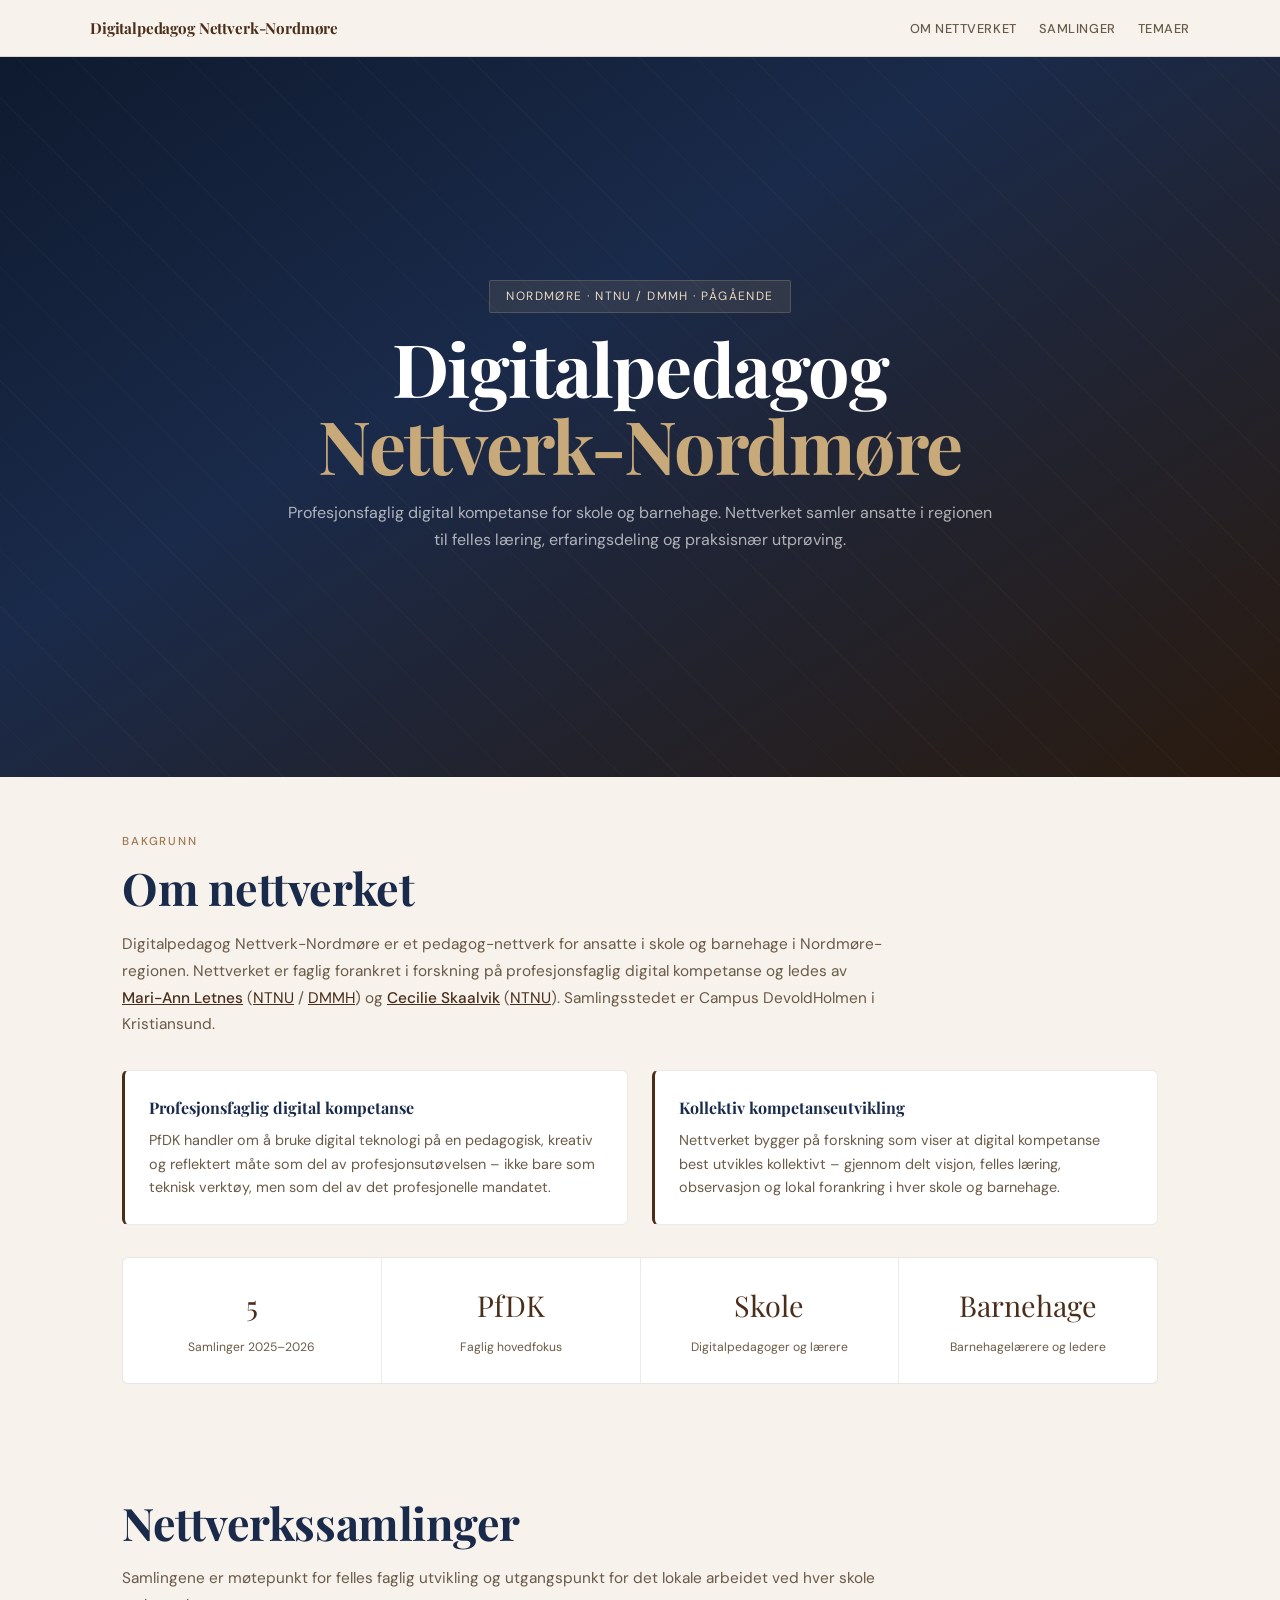
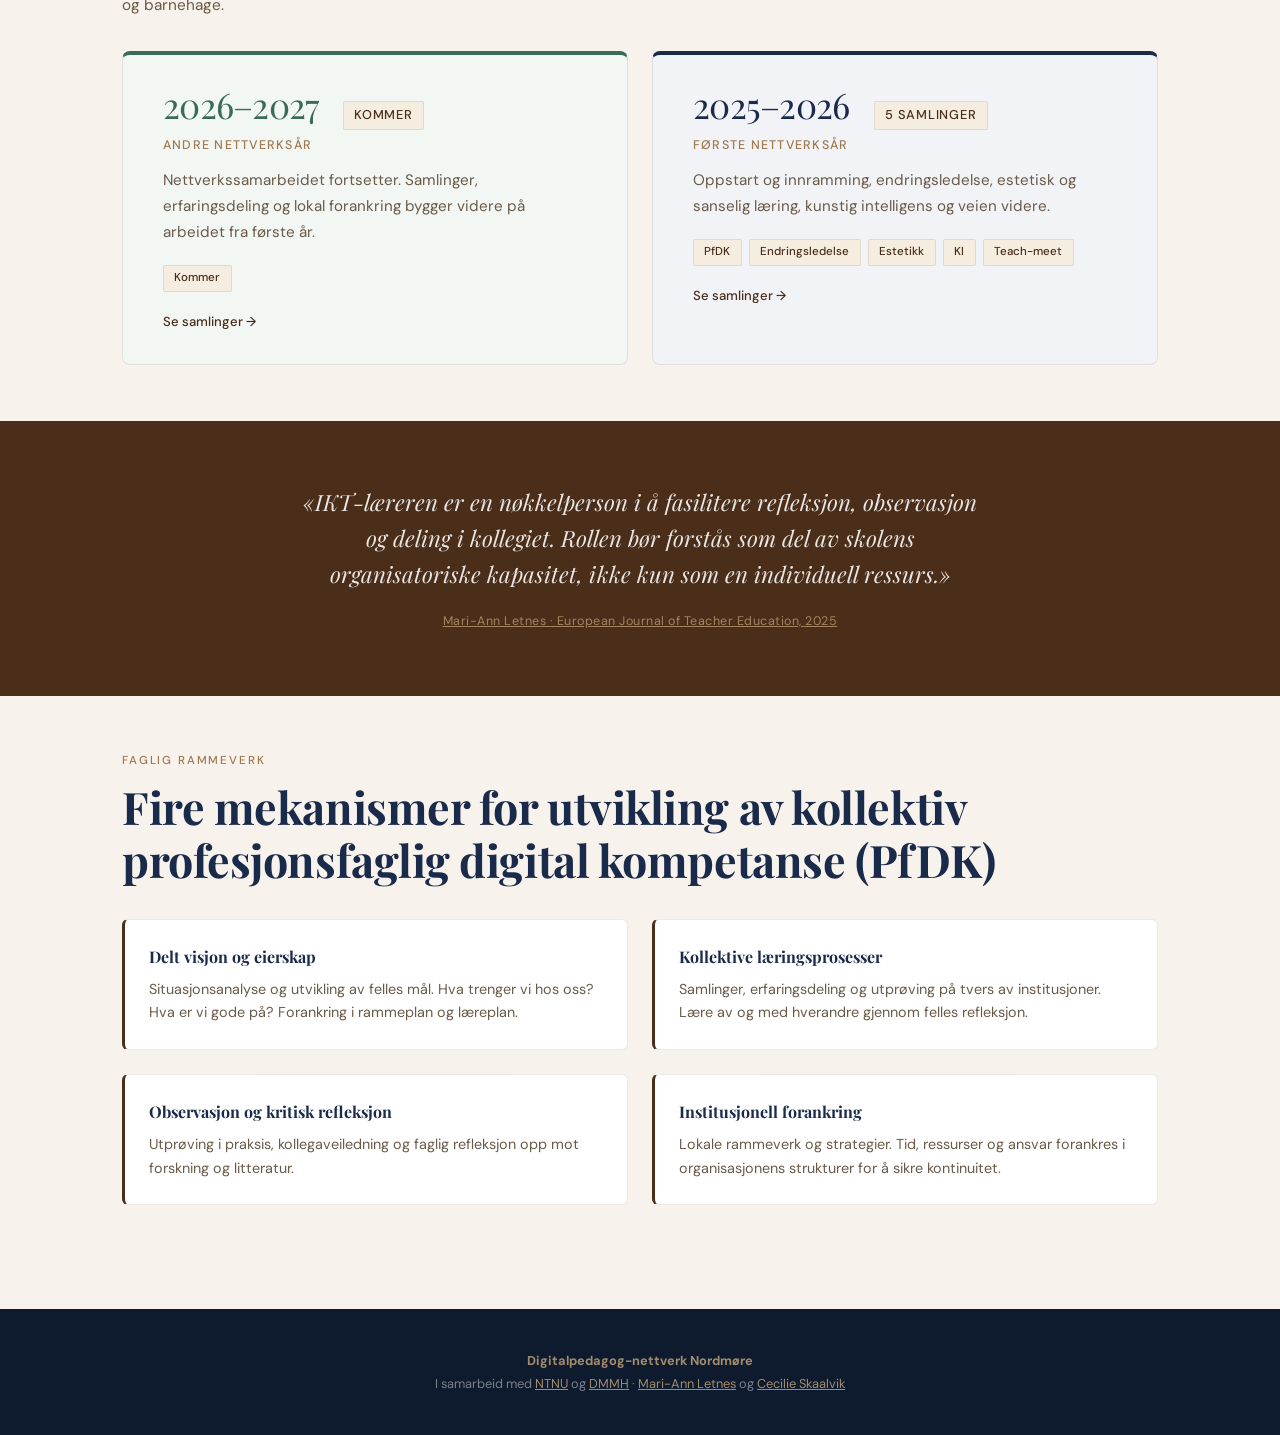
<file: index.html>
<!DOCTYPE html>
<html lang="no">
<head>
<meta charset="UTF-8">
<meta name="viewport" content="width=device-width, initial-scale=1.0">
<title>Digitalpedagog Nettverk-Nordmøre</title>
<link href="https://fonts.googleapis.com/css2?family=Playfair+Display:ital,wght@0,400;0,700;1,400&family=DM+Sans:wght@300;400;500&display=swap" rel="stylesheet">
<link rel="stylesheet" href="styles.css">
</head>
<body>

<nav>
  <div class="nav-inner">
    <a class="nav-logo" href="index.html">Digitalpedagog Nettverk-Nordmøre</a>
    <ul class="nav-links">
      <li><a href="#om">Om nettverket</a></li>
      <li><a href="#samlinger">Samlinger</a></li>
      <li><a href="#temaer">Temaer</a></li>
    </ul>
  </div>
</nav>

<section class="hero">
  <div class="hero-content">
    <div class="hero-kicker">Nordmøre · NTNU / DMMH · Pågående</div>
    <h1 class="hero-title">Digitalpedagog<br><span>Nettverk-Nordmøre</span></h1>
    <p class="hero-sub">Profesjonsfaglig digital kompetanse for skole og barnehage. Nettverket samler ansatte i regionen til felles læring, erfaringsdeling og praksisnær utprøving.</p>
  </div>
</section>

<section class="container" id="om">
  <p class="section-label">Bakgrunn</p>
  <h2 class="section-title">Om nettverket</h2>
  <p class="lead">Digitalpedagog Nettverk-Nordmøre er et pedagog-nettverk for ansatte i skole og barnehage i Nordmøre-regionen. Nettverket er faglig forankret i forskning på profesjonsfaglig digital kompetanse og ledes av <a href="https://www.ntnu.no/ansatte/mari.ann.letnes" target="_blank" rel="noopener noreferrer" style="color: var(--brun); font-weight: 500;">Mari-Ann Letnes</a> (<a href="https://www.ntnu.no/ansatte/mari.ann.letnes" target="_blank" rel="noopener noreferrer" style="color: var(--brun);">NTNU</a> / <a href="https://www.dmmh.no/ansatte/mari-ann-letnes" target="_blank" rel="noopener noreferrer" style="color: var(--brun);">DMMH</a>) og <a href="https://www.ntnu.no/ansatte/cecilie.skaalvik" target="_blank" rel="noopener noreferrer" style="color: var(--brun); font-weight: 500;">Cecilie Skaalvik</a> (<a href="https://www.ntnu.no" target="_blank" rel="noopener noreferrer" style="color: var(--brun);">NTNU</a>). Samlingsstedet er Campus DevoldHolmen i Kristiansund.</p>

  <div class="cards">
    <div class="card">
      <h3>Profesjonsfaglig digital kompetanse</h3>
      <p>PfDK handler om å bruke digital teknologi på en pedagogisk, kreativ og reflektert måte som del av profesjonsutøvelsen – ikke bare som teknisk verktøy, men som del av det profesjonelle mandatet.</p>
    </div>
    <div class="card">
      <h3>Kollektiv kompetanseutvikling</h3>
      <p>Nettverket bygger på forskning som viser at digital kompetanse best utvikles kollektivt – gjennom delt visjon, felles læring, observasjon og lokal forankring i hver skole og barnehage.</p>
    </div>
  </div>

  <div class="stats-rad">
    <div class="stat-boks"><span class="stat-num">5</span><span class="stat-label">Samlinger 2025–2026</span></div>
    <div class="stat-boks"><span class="stat-num">PfDK</span><span class="stat-label">Faglig hovedfokus</span></div>
    <div class="stat-boks"><span class="stat-num">Skole</span><span class="stat-label">Digitalpedagoger og lærere</span></div>
    <div class="stat-boks"><span class="stat-num">Barnehage</span><span class="stat-label">Barnehagelærere og ledere</span></div>
  </div>
</section>

<section class="container" id="samlinger">
  <h2 class="section-title">Nettverkssamlinger</h2>
  <p class="lead">Samlingene er møtepunkt for felles faglig utvikling og utgangspunkt for det lokale arbeidet ved hver skole og barnehage.</p>

  <div class="aar-grid" style="display: grid; grid-template-columns: 1fr 1fr; gap: 1.5rem;">

    <a class="aar-kort" href="2026-2027.html" style="border-top: 4px solid #3a6a5a; background: #f2f7f4;">
      <div class="aar-kort-topp">
        <div class="aar-tall" style="color: var(--gronn);">2026–2027</div>
        <div class="aar-antall">Kommer</div>
      </div>
      <div class="aar-fase">Andre nettverksår</div>
      <p class="aar-ingress">Nettverkssamarbeidet fortsetter. Samlinger, erfaringsdeling og lokal forankring bygger videre på arbeidet fra første år.</p>
      <div class="aar-tags">
        <span>Kommer</span>
      </div>
      <div class="aar-pil">Se samlinger →</div>
    </a>

    <a class="aar-kort" href="2025-2026.html" style="border-top: 4px solid #1a2a4a; background: #f2f3f7;">
      <div class="aar-kort-topp">
        <div class="aar-tall" style="color: var(--navy);">2025–2026</div>
        <div class="aar-antall">5 samlinger</div>
      </div>
      <div class="aar-fase">Første nettverksår</div>
      <p class="aar-ingress">Oppstart og innramming, endringsledelse, estetisk og sanselig læring, kunstig intelligens og veien videre.</p>
      <div class="aar-tags">
        <span>PfDK</span>
        <span>Endringsledelse</span>
        <span>Estetikk</span>
        <span>KI</span>
        <span>Teach-meet</span>
      </div>
      <div class="aar-pil">Se samlinger →</div>
    </a>

  </div>
</section>

<div class="sitat-seksjon">
  <blockquote>
    «IKT-læreren er en nøkkelperson i å fasilitere refleksjon, observasjon og deling i kollegiet. Rollen bør forstås som del av skolens organisatoriske kapasitet, ikke kun som en individuell ressurs.»
    <cite><a href="https://www.tandfonline.com/doi/full/10.1080/02619768.2025.2565634" target="_blank" rel="noopener noreferrer" style="color: rgba(200,169,122,0.7); text-decoration: underline;">Mari-Ann Letnes · European Journal of Teacher Education, 2025</a></cite>
  </blockquote>
</div>

<section class="container" id="temaer">
  <p class="section-label">Faglig rammeverk</p>
  <h2 class="section-title">Fire mekanismer for utvikling av kollektiv profesjonsfaglig digital kompetanse (PfDK)</h2>
  <div class="cards">
    <div class="card">
      <h3>Delt visjon og eierskap</h3>
      <p>Situasjonsanalyse og utvikling av felles mål. Hva trenger vi hos oss? Hva er vi gode på? Forankring i rammeplan og læreplan.</p>
    </div>
    <div class="card">
      <h3>Kollektive læringsprosesser</h3>
      <p>Samlinger, erfaringsdeling og utprøving på tvers av institusjoner. Lære av og med hverandre gjennom felles refleksjon.</p>
    </div>
    <div class="card">
      <h3>Observasjon og kritisk refleksjon</h3>
      <p>Utprøving i praksis, kollegaveiledning og faglig refleksjon opp mot forskning og litteratur.</p>
    </div>
    <div class="card">
      <h3>Institusjonell forankring</h3>
      <p>Lokale rammeverk og strategier. Tid, ressurser og ansvar forankres i organisasjonens strukturer for å sikre kontinuitet.</p>
    </div>
  </div>
</section>

<footer>
  <strong>Digitalpedagog-nettverk Nordmøre</strong><br>
  I samarbeid med <a href="https://www.ntnu.no" target="_blank" rel="noopener noreferrer" style="color: rgba(200,169,122,0.8);">NTNU</a> og <a href="https://www.dmmh.no" target="_blank" rel="noopener noreferrer" style="color: rgba(200,169,122,0.8);">DMMH</a> · <a href="https://www.ntnu.no/ansatte/mari.ann.letnes" target="_blank" rel="noopener noreferrer" style="color: rgba(200,169,122,0.8);">Mari-Ann Letnes</a> og <a href="https://www.ntnu.no/ansatte/cecilie.skaalvik" target="_blank" rel="noopener noreferrer" style="color: rgba(200,169,122,0.8);">Cecilie Skaalvik</a>
</footer>

</body>
</html>
</file>
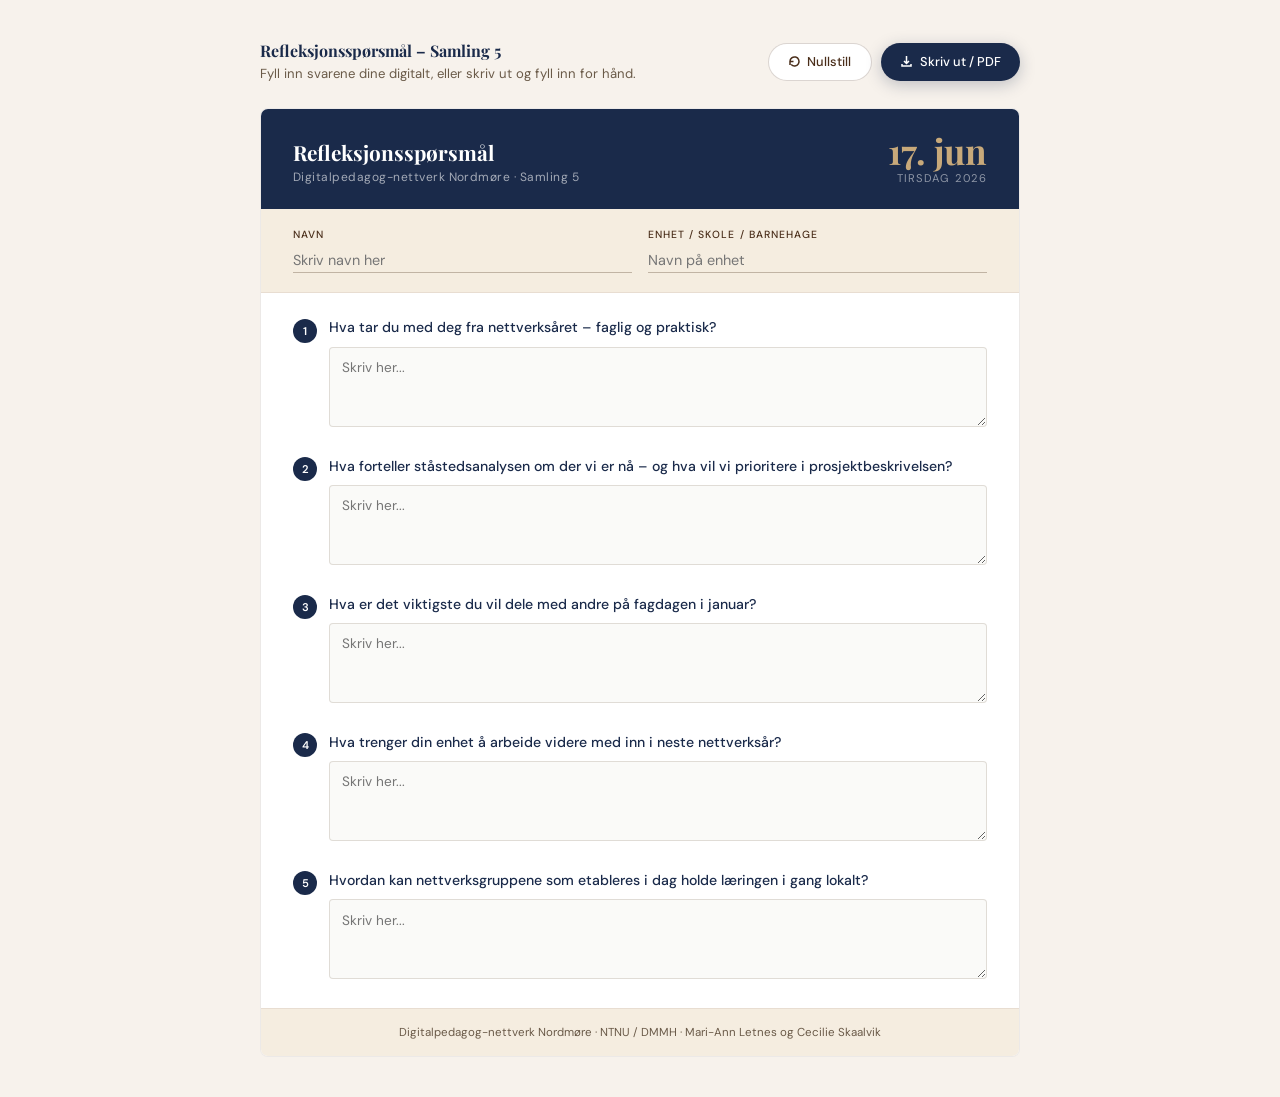
<file: refleksjon-samling5.html>
<!DOCTYPE html>
<html lang="no">
<head>
<meta charset="UTF-8">
<meta name="viewport" content="width=device-width, initial-scale=1.0">
<title>Refleksjonsspørsmål · Samling 5 · 17. juni 2026</title>
<link href="https://fonts.googleapis.com/css2?family=Playfair+Display:ital,wght@0,400;0,700;1,400&family=DM+Sans:wght@300;400;500&display=swap" rel="stylesheet">
<style>
  :root {
    --navy: #1a2a4a;
    --brun: #4a2e1a;
    --sand: #c8a97a;
    --sand-lys: #f5ede0;
    --gronn: #3a6a5a;
    --krem: #f7f2ec;
    --tekst: #2d2318;
    --tekst-lys: #6a5a48;
    --hvit: #ffffff;
  }
  * { margin: 0; padding: 0; box-sizing: border-box; }
  body {
    font-family: 'DM Sans', sans-serif;
    background: var(--krem);
    color: var(--tekst);
    padding: 2.5rem 2rem;
  }

  .skjerm-topp {
    max-width: 760px;
    margin: 0 auto 1.5rem;
    display: flex;
    align-items: center;
    justify-content: space-between;
    gap: 1rem;
  }
  .skjerm-info strong {
    display: block;
    font-size: 1rem;
    color: var(--navy);
    font-family: 'Playfair Display', serif;
    margin-bottom: 0.2rem;
  }
  .skjerm-info p { font-size: 0.82rem; color: var(--tekst-lys); line-height: 1.5; }
  .knapper { display: flex; gap: 0.6rem; flex-shrink: 0; }
  .knapp {
    border: none;
    border-radius: 100px;
    padding: 0.6rem 1.2rem;
    font-family: 'DM Sans', sans-serif;
    font-size: 0.8rem;
    font-weight: 500;
    cursor: pointer;
    display: flex;
    align-items: center;
    gap: 0.4rem;
    transition: opacity 0.2s;
    white-space: nowrap;
  }
  .knapp:hover { opacity: 0.85; }
  .knapp-print { background: var(--navy); color: white; box-shadow: 0 4px 16px rgba(26,42,74,0.25); }
  .knapp-nullstill { background: var(--hvit); color: var(--brun); border: 1px solid rgba(74,46,26,0.2); }

  .ark {
    max-width: 760px;
    margin: 0 auto;
    background: var(--hvit);
    border-radius: 8px;
    border: 1px solid rgba(74,46,26,0.1);
    overflow: hidden;
  }
  .ark-header {
    background: var(--navy);
    padding: 1.5rem 2rem;
    display: flex;
    justify-content: space-between;
    align-items: flex-end;
  }
  .ark-header-tittel {
    font-family: 'Playfair Display', serif;
    font-size: 1.3rem;
    color: var(--hvit);
    font-weight: 700;
    margin-bottom: 0.2rem;
  }
  .ark-header-sub { font-size: 0.75rem; color: rgba(255,255,255,0.6); letter-spacing: 0.04em; }
  .dato-stor { font-family: 'Playfair Display', serif; font-size: 2.2rem; font-weight: 700; color: var(--sand); line-height: 1; }
  .dato-liten { font-size: 0.7rem; letter-spacing: 0.1em; text-transform: uppercase; color: rgba(255,255,255,0.5); margin-top: 0.2rem; text-align: right; }

  .navn-rad {
    display: grid;
    grid-template-columns: 1fr 1fr;
    gap: 1rem;
    padding: 1.2rem 2rem;
    background: var(--sand-lys);
    border-bottom: 1px solid rgba(74,46,26,0.08);
  }
  .felt-label { font-size: 0.65rem; font-weight: 500; letter-spacing: 0.1em; text-transform: uppercase; color: var(--brun); margin-bottom: 0.4rem; }
  .felt-input {
    width: 100%;
    border: none;
    border-bottom: 1.5px solid rgba(74,46,26,0.3);
    background: transparent;
    font-family: 'DM Sans', sans-serif;
    font-size: 0.9rem;
    padding: 0.2rem 0;
    color: var(--tekst);
    outline: none;
  }
  .felt-input:focus { border-bottom-color: var(--navy); }

  .sporsmal-liste { padding: 1.5rem 2rem; display: flex; flex-direction: column; gap: 1.5rem; }
  .sporsmal-item { display: grid; grid-template-columns: 1.5rem 1fr; gap: 0.75rem; align-items: start; }
  .sporsmal-nr {
    width: 1.5rem; height: 1.5rem;
    background: var(--navy);
    color: white;
    border-radius: 50%;
    display: flex; align-items: center; justify-content: center;
    font-size: 0.7rem; font-weight: 600;
    flex-shrink: 0;
    margin-top: 0.1rem;
  }
  .sporsmal-tekst { font-size: 0.88rem; color: var(--navy); font-weight: 500; line-height: 1.5; margin-bottom: 0.5rem; }
  .svar-felt {
    width: 100%;
    min-height: 80px;
    border: 1px solid rgba(74,46,26,0.15);
    border-radius: 4px;
    padding: 0.6rem 0.75rem;
    font-family: 'DM Sans', sans-serif;
    font-size: 0.85rem;
    color: var(--tekst);
    background: #fafaf8;
    resize: vertical;
    outline: none;
    line-height: 1.6;
    transition: border-color 0.2s;
  }
  .svar-felt:focus { border-color: var(--navy); background: var(--hvit); }

  .ark-footer {
    padding: 1rem 2rem;
    border-top: 1px solid rgba(74,46,26,0.08);
    font-size: 0.72rem;
    color: var(--tekst-lys);
    text-align: center;
    background: var(--sand-lys);
  }

  @media print {
    @page { size: A4; margin: 15mm 18mm; }
    body { background: white; padding: 0; }
    .skjerm-topp { display: none !important; }
    .ark { border: none; border-radius: 0; }
    .ark-header { -webkit-print-color-adjust: exact; print-color-adjust: exact; }
    .navn-rad { -webkit-print-color-adjust: exact; print-color-adjust: exact; }
    .sporsmal-nr { -webkit-print-color-adjust: exact; print-color-adjust: exact; }
    .svar-felt {
      border: none;
      border-bottom: 1px solid #bbb;
      border-radius: 0;
      background: transparent;
      min-height: 65px;
      resize: none;
    }
    .ark-footer { -webkit-print-color-adjust: exact; print-color-adjust: exact; }
  }
</style>
</head>
<body>

<div class="skjerm-topp">
  <div class="skjerm-info">
    <strong>Refleksjonsspørsmål – Samling 5</strong>
    <p>Fyll inn svarene dine digitalt, eller skriv ut og fyll inn for hånd.</p>
  </div>
  <div class="knapper">
    <button class="knapp knapp-nullstill" onclick="nullstill()">
      <svg width="13" height="13" viewBox="0 0 13 13" fill="none" stroke="currentColor" stroke-width="1.5"><path d="M2 6.5a4.5 4.5 0 1 1 1.2 3M2 10V6.5h3.5"/></svg>
      Nullstill
    </button>
    <button class="knapp knapp-print" onclick="window.print()">
      <svg width="13" height="13" viewBox="0 0 13 13" fill="none" stroke="currentColor" stroke-width="1.5"><path d="M2 9v2h9V9M6.5 1v7M4 6l2.5 2.5L9 6"/></svg>
      Skriv ut / PDF
    </button>
  </div>
</div>

<div class="ark">
  <div class="ark-header">
    <div>
      <div class="ark-header-tittel">Refleksjonsspørsmål</div>
      <div class="ark-header-sub">Digitalpedagog-nettverk Nordmøre · Samling 5</div>
    </div>
    <div>
      <div class="dato-stor">17. jun</div>
      <div class="dato-liten">Tirsdag 2026</div>
    </div>
  </div>

  <div class="navn-rad">
    <div>
      <div class="felt-label">Navn</div>
      <input class="felt-input" type="text" placeholder="Skriv navn her">
    </div>
    <div>
      <div class="felt-label">Enhet / skole / barnehage</div>
      <input class="felt-input" type="text" placeholder="Navn på enhet">
    </div>
  </div>

  <div class="sporsmal-liste">
    <div class="sporsmal-item">
      <div class="sporsmal-nr">1</div>
      <div>
        <div class="sporsmal-tekst">Hva tar du med deg fra nettverksåret – faglig og praktisk?</div>
        <textarea class="svar-felt" placeholder="Skriv her..."></textarea>
      </div>
    </div>
    <div class="sporsmal-item">
      <div class="sporsmal-nr">2</div>
      <div>
        <div class="sporsmal-tekst">Hva forteller ståstedsanalysen om der vi er nå – og hva vil vi prioritere i prosjektbeskrivelsen?</div>
        <textarea class="svar-felt" placeholder="Skriv her..."></textarea>
      </div>
    </div>
    <div class="sporsmal-item">
      <div class="sporsmal-nr">3</div>
      <div>
        <div class="sporsmal-tekst">Hva er det viktigste du vil dele med andre på fagdagen i januar?</div>
        <textarea class="svar-felt" placeholder="Skriv her..."></textarea>
      </div>
    </div>
    <div class="sporsmal-item">
      <div class="sporsmal-nr">4</div>
      <div>
        <div class="sporsmal-tekst">Hva trenger din enhet å arbeide videre med inn i neste nettverksår?</div>
        <textarea class="svar-felt" placeholder="Skriv her..."></textarea>
      </div>
    </div>
    <div class="sporsmal-item">
      <div class="sporsmal-nr">5</div>
      <div>
        <div class="sporsmal-tekst">Hvordan kan nettverksgruppene som etableres i dag holde læringen i gang lokalt?</div>
        <textarea class="svar-felt" placeholder="Skriv her..."></textarea>
      </div>
    </div>
  </div>

  <div class="ark-footer">
    Digitalpedagog-nettverk Nordmøre · NTNU / DMMH · Mari-Ann Letnes og Cecilie Skaalvik
  </div>
</div>

<script>
  function nullstill() {
    if (!confirm('Nullstille alle svar?')) return;
    document.querySelectorAll('.svar-felt, .felt-input').forEach(el => el.value = '');
  }
</script>
</body>
</html>
</file>
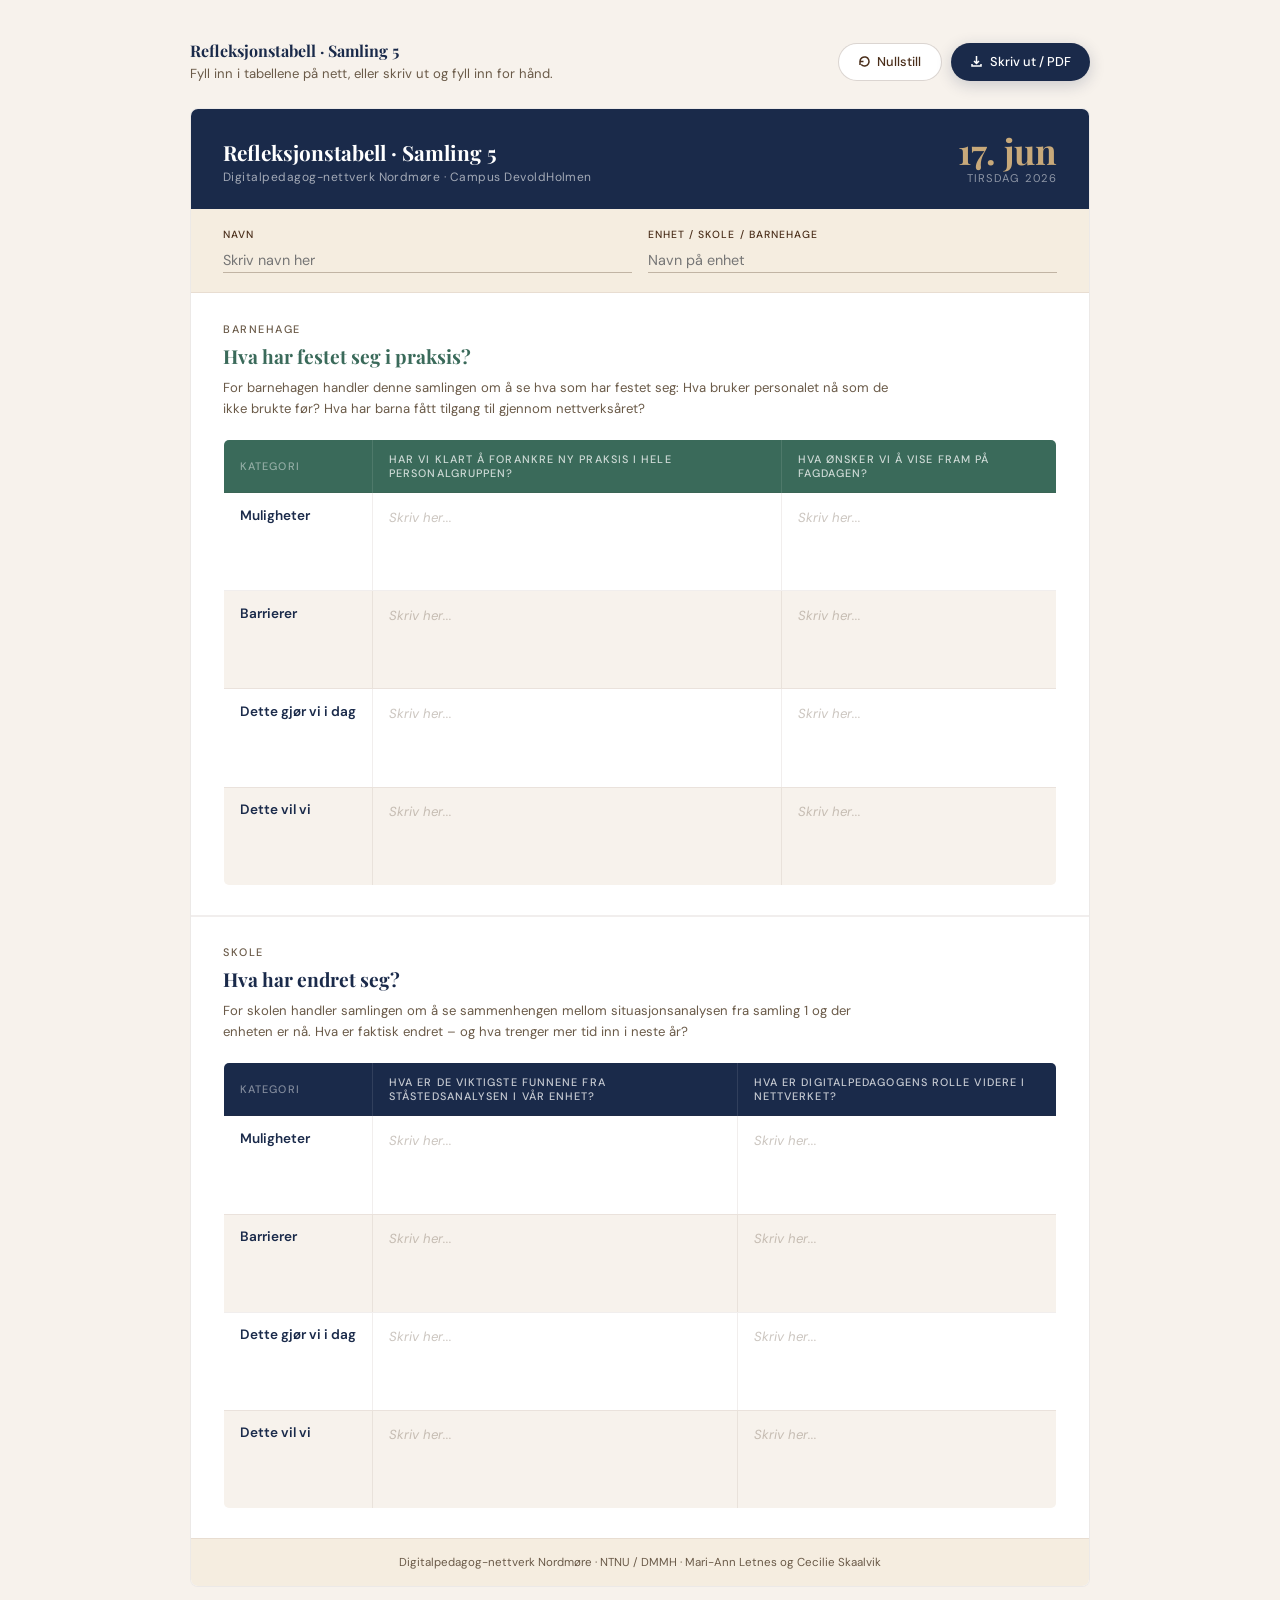
<file: refleksjonstabell-samling5.html>
<!DOCTYPE html>
<html lang="no">
<head>
<meta charset="UTF-8">
<meta name="viewport" content="width=device-width, initial-scale=1.0">
<title>Refleksjonstabell · Samling 5 · 17. juni 2026</title>
<link href="https://fonts.googleapis.com/css2?family=Playfair+Display:ital,wght@0,400;0,700;1,400&family=DM+Sans:wght@300;400;500&display=swap" rel="stylesheet">
<style>
  :root {
    --navy: #1a2a4a;
    --brun: #4a2e1a;
    --sand: #c8a97a;
    --sand-lys: #f5ede0;
    --gronn: #3a6a5a;
    --krem: #f7f2ec;
    --tekst: #2d2318;
    --tekst-lys: #6a5a48;
    --hvit: #ffffff;
  }
  * { margin: 0; padding: 0; box-sizing: border-box; }
  body {
    font-family: 'DM Sans', sans-serif;
    background: var(--krem);
    color: var(--tekst);
    padding: 2.5rem 2rem;
  }

  /* Skjermtopp */
  .skjerm-topp {
    max-width: 900px;
    margin: 0 auto 1.5rem;
    display: flex;
    align-items: center;
    justify-content: space-between;
    gap: 1rem;
  }
  .skjerm-info strong {
    display: block;
    font-size: 1rem;
    color: var(--navy);
    font-family: 'Playfair Display', serif;
    margin-bottom: 0.2rem;
  }
  .skjerm-info p { font-size: 0.82rem; color: var(--tekst-lys); line-height: 1.5; }
  .knapper { display: flex; gap: 0.6rem; flex-shrink: 0; }
  .knapp {
    border: none;
    border-radius: 100px;
    padding: 0.6rem 1.2rem;
    font-family: 'DM Sans', sans-serif;
    font-size: 0.8rem;
    font-weight: 500;
    cursor: pointer;
    display: flex;
    align-items: center;
    gap: 0.4rem;
    transition: opacity 0.2s;
    white-space: nowrap;
  }
  .knapp:hover { opacity: 0.85; }
  .knapp-print { background: var(--navy); color: white; box-shadow: 0 4px 16px rgba(26,42,74,0.2); }
  .knapp-nullstill { background: var(--hvit); color: var(--brun); border: 1px solid rgba(74,46,26,0.2); }

  /* Ark */
  .ark {
    max-width: 900px;
    margin: 0 auto;
    background: var(--hvit);
    border-radius: 8px;
    border: 1px solid rgba(74,46,26,0.1);
    overflow: hidden;
  }

  /* Header */
  .ark-header {
    background: var(--navy);
    padding: 1.5rem 2rem;
    display: flex;
    justify-content: space-between;
    align-items: flex-end;
  }
  .ark-header-tittel {
    font-family: 'Playfair Display', serif;
    font-size: 1.3rem;
    color: var(--hvit);
    font-weight: 700;
    margin-bottom: 0.2rem;
  }
  .ark-header-sub { font-size: 0.75rem; color: rgba(255,255,255,0.6); letter-spacing: 0.04em; }
  .dato-stor { font-family: 'Playfair Display', serif; font-size: 2.2rem; font-weight: 700; color: var(--sand); line-height: 1; }
  .dato-liten { font-size: 0.7rem; letter-spacing: 0.1em; text-transform: uppercase; color: rgba(255,255,255,0.5); margin-top: 0.2rem; text-align: right; }

  /* Navn */
  .navn-rad {
    display: grid;
    grid-template-columns: 1fr 1fr;
    gap: 1rem;
    padding: 1.2rem 2rem;
    background: var(--sand-lys);
    border-bottom: 1px solid rgba(74,46,26,0.08);
  }
  .felt-label { font-size: 0.65rem; font-weight: 500; letter-spacing: 0.1em; text-transform: uppercase; color: var(--brun); margin-bottom: 0.4rem; }
  .felt-input {
    width: 100%;
    border: none;
    border-bottom: 1.5px solid rgba(74,46,26,0.3);
    background: transparent;
    font-family: 'DM Sans', sans-serif;
    font-size: 0.9rem;
    padding: 0.2rem 0;
    color: var(--tekst);
    outline: none;
  }
  .felt-input:focus { border-bottom-color: var(--navy); }

  /* Tabell-seksjon */
  .tabell-seksjon { padding: 1.8rem 2rem; }
  .tabell-seksjon + .tabell-seksjon {
    border-top: 2px solid rgba(74,46,26,0.08);
  }

  .tabell-label {
    font-size: 0.68rem;
    font-weight: 500;
    letter-spacing: 0.14em;
    text-transform: uppercase;
    color: var(--tekst-lys);
    margin-bottom: 0.4rem;
  }

  .tabell-tittel {
    font-family: 'Playfair Display', serif;
    font-size: 1.2rem;
    font-weight: 700;
    margin-bottom: 0.5rem;
  }

  .tabell-ingress {
    font-size: 0.82rem;
    color: var(--tekst-lys);
    line-height: 1.65;
    margin-bottom: 1.2rem;
    max-width: 680px;
  }

  /* Selve tabellen */
  .refleksjons-tabell {
    width: 100%;
    border-collapse: collapse;
    border: 1px solid rgba(74,46,26,0.1);
    border-radius: 6px;
    overflow: hidden;
    font-size: 0.85rem;
  }

  .refleksjons-tabell thead tr {
    background: var(--navy);
  }

  .refleksjons-tabell thead th {
    padding: 0.75rem 1rem;
    text-align: left;
    font-size: 0.68rem;
    font-weight: 500;
    letter-spacing: 0.1em;
    text-transform: uppercase;
    color: rgba(255,255,255,0.75);
    border-right: 1px solid rgba(255,255,255,0.1);
  }

  .refleksjons-tabell thead th:last-child { border-right: none; }
  .refleksjons-tabell thead th.th-kategori { width: 140px; color: rgba(255,255,255,0.45); }

  .refleksjons-tabell tbody tr:nth-child(even) { background: var(--krem); }
  .refleksjons-tabell tbody tr:nth-child(odd) { background: var(--hvit); }

  .refleksjons-tabell td {
    padding: 0.85rem 1rem;
    border-right: 1px solid rgba(74,46,26,0.08);
    border-top: 1px solid rgba(74,46,26,0.08);
    vertical-align: top;
  }
  .refleksjons-tabell td:last-child { border-right: none; }

  .td-kategori {
    font-weight: 600;
    color: var(--navy);
    font-size: 0.85rem;
    white-space: nowrap;
    width: 140px;
  }

  .svar-celle {
    width: 100%;
    min-height: 70px;
    border: none;
    background: transparent;
    font-family: 'DM Sans', sans-serif;
    font-size: 0.82rem;
    color: var(--tekst);
    resize: none;
    outline: none;
    line-height: 1.6;
    width: 100%;
    display: block;
  }
  .svar-celle::placeholder { color: rgba(106,90,72,0.35); font-style: italic; }
  .svar-celle:focus { background: rgba(200,169,122,0.06); border-radius: 2px; }

  /* Barnehage: grønn header-stripe */
  .bhg .refleksjons-tabell thead tr { background: var(--gronn); }
  .bhg .tabell-tittel { color: var(--gronn); }

  /* Skole: navy header-stripe */
  .skole .refleksjons-tabell thead tr { background: var(--navy); }
  .skole .tabell-tittel { color: var(--navy); }

  /* Footer */
  .ark-footer {
    padding: 1rem 2rem;
    border-top: 1px solid rgba(74,46,26,0.08);
    font-size: 0.72rem;
    color: var(--tekst-lys);
    text-align: center;
    background: var(--sand-lys);
  }

  /* PRINT */
  @media print {
    @page { size: A4 landscape; margin: 12mm 15mm; }
    body { background: white; padding: 0; }
    .skjerm-topp { display: none !important; }
    .ark { border: none; border-radius: 0; }
    .ark-header { -webkit-print-color-adjust: exact; print-color-adjust: exact; }
    .navn-rad { -webkit-print-color-adjust: exact; print-color-adjust: exact; }
    .refleksjons-tabell thead tr { -webkit-print-color-adjust: exact; print-color-adjust: exact; }
    .refleksjons-tabell tbody tr:nth-child(even) { -webkit-print-color-adjust: exact; print-color-adjust: exact; }
    .svar-celle { min-height: 55px; }
    .tabell-seksjon { page-break-inside: avoid; }
    .ark-footer { -webkit-print-color-adjust: exact; print-color-adjust: exact; }
  }
</style>
</head>
<body>

<div class="skjerm-topp">
  <div class="skjerm-info">
    <strong>Refleksjonstabell · Samling 5</strong>
    <p>Fyll inn i tabellene på nett, eller skriv ut og fyll inn for hånd.</p>
  </div>
  <div class="knapper">
    <button class="knapp knapp-nullstill" onclick="nullstill()">
      <svg width="13" height="13" viewBox="0 0 13 13" fill="none" stroke="currentColor" stroke-width="1.5"><path d="M2 6.5a4.5 4.5 0 1 1 1.2 3M2 10V6.5h3.5"/></svg>
      Nullstill
    </button>
    <button class="knapp knapp-print" onclick="window.print()">
      <svg width="13" height="13" viewBox="0 0 13 13" fill="none" stroke="currentColor" stroke-width="1.5"><path d="M2 9v2h9V9M6.5 1v7M4 6l2.5 2.5L9 6"/></svg>
      Skriv ut / PDF
    </button>
  </div>
</div>

<div class="ark">

  <div class="ark-header">
    <div>
      <div class="ark-header-tittel">Refleksjonstabell · Samling 5</div>
      <div class="ark-header-sub">Digitalpedagog-nettverk Nordmøre · Campus DevoldHolmen</div>
    </div>
    <div>
      <div class="dato-stor">17. jun</div>
      <div class="dato-liten">Tirsdag 2026</div>
    </div>
  </div>

  <div class="navn-rad">
    <div>
      <div class="felt-label">Navn</div>
      <input class="felt-input" type="text" placeholder="Skriv navn her">
    </div>
    <div>
      <div class="felt-label">Enhet / skole / barnehage</div>
      <input class="felt-input" type="text" placeholder="Navn på enhet">
    </div>
  </div>

  <!-- BARNEHAGE -->
  <div class="tabell-seksjon bhg">
    <div class="tabell-label">Barnehage</div>
    <div class="tabell-tittel">Hva har festet seg i praksis?</div>
    <p class="tabell-ingress">For barnehagen handler denne samlingen om å se hva som har festet seg: Hva bruker personalet nå som de ikke brukte før? Hva har barna fått tilgang til gjennom nettverksåret?</p>

    <table class="refleksjons-tabell">
      <thead>
        <tr>
          <th class="th-kategori">Kategori</th>
          <th>Har vi klart å forankre ny praksis i hele personalgruppen?</th>
          <th>Hva ønsker vi å vise fram på fagdagen?</th>
        </tr>
      </thead>
      <tbody>
        <tr>
          <td class="td-kategori">Muligheter</td>
          <td><textarea class="svar-celle" placeholder="Skriv her..."></textarea></td>
          <td><textarea class="svar-celle" placeholder="Skriv her..."></textarea></td>
        </tr>
        <tr>
          <td class="td-kategori">Barrierer</td>
          <td><textarea class="svar-celle" placeholder="Skriv her..."></textarea></td>
          <td><textarea class="svar-celle" placeholder="Skriv her..."></textarea></td>
        </tr>
        <tr>
          <td class="td-kategori">Dette gjør vi i dag</td>
          <td><textarea class="svar-celle" placeholder="Skriv her..."></textarea></td>
          <td><textarea class="svar-celle" placeholder="Skriv her..."></textarea></td>
        </tr>
        <tr>
          <td class="td-kategori">Dette vil vi</td>
          <td><textarea class="svar-celle" placeholder="Skriv her..."></textarea></td>
          <td><textarea class="svar-celle" placeholder="Skriv her..."></textarea></td>
        </tr>
      </tbody>
    </table>
  </div>

  <!-- SKOLE -->
  <div class="tabell-seksjon skole">
    <div class="tabell-label">Skole</div>
    <div class="tabell-tittel">Hva har endret seg?</div>
    <p class="tabell-ingress">For skolen handler samlingen om å se sammenhengen mellom situasjonsanalysen fra samling 1 og der enheten er nå. Hva er faktisk endret – og hva trenger mer tid inn i neste år?</p>

    <table class="refleksjons-tabell">
      <thead>
        <tr>
          <th class="th-kategori">Kategori</th>
          <th>Hva er de viktigste funnene fra ståstedsanalysen i vår enhet?</th>
          <th>Hva er digitalpedagogens rolle videre i nettverket?</th>
        </tr>
      </thead>
      <tbody>
        <tr>
          <td class="td-kategori">Muligheter</td>
          <td><textarea class="svar-celle" placeholder="Skriv her..."></textarea></td>
          <td><textarea class="svar-celle" placeholder="Skriv her..."></textarea></td>
        </tr>
        <tr>
          <td class="td-kategori">Barrierer</td>
          <td><textarea class="svar-celle" placeholder="Skriv her..."></textarea></td>
          <td><textarea class="svar-celle" placeholder="Skriv her..."></textarea></td>
        </tr>
        <tr>
          <td class="td-kategori">Dette gjør vi i dag</td>
          <td><textarea class="svar-celle" placeholder="Skriv her..."></textarea></td>
          <td><textarea class="svar-celle" placeholder="Skriv her..."></textarea></td>
        </tr>
        <tr>
          <td class="td-kategori">Dette vil vi</td>
          <td><textarea class="svar-celle" placeholder="Skriv her..."></textarea></td>
          <td><textarea class="svar-celle" placeholder="Skriv her..."></textarea></td>
        </tr>
      </tbody>
    </table>
  </div>

  <div class="ark-footer">
    Digitalpedagog-nettverk Nordmøre · NTNU / DMMH · Mari-Ann Letnes og Cecilie Skaalvik
  </div>

</div>

<script>
  function nullstill() {
    if (!confirm('Nullstille alle svar?')) return;
    document.querySelectorAll('.svar-celle, .felt-input').forEach(el => el.value = '');
  }
</script>

</body>
</html>
</file>
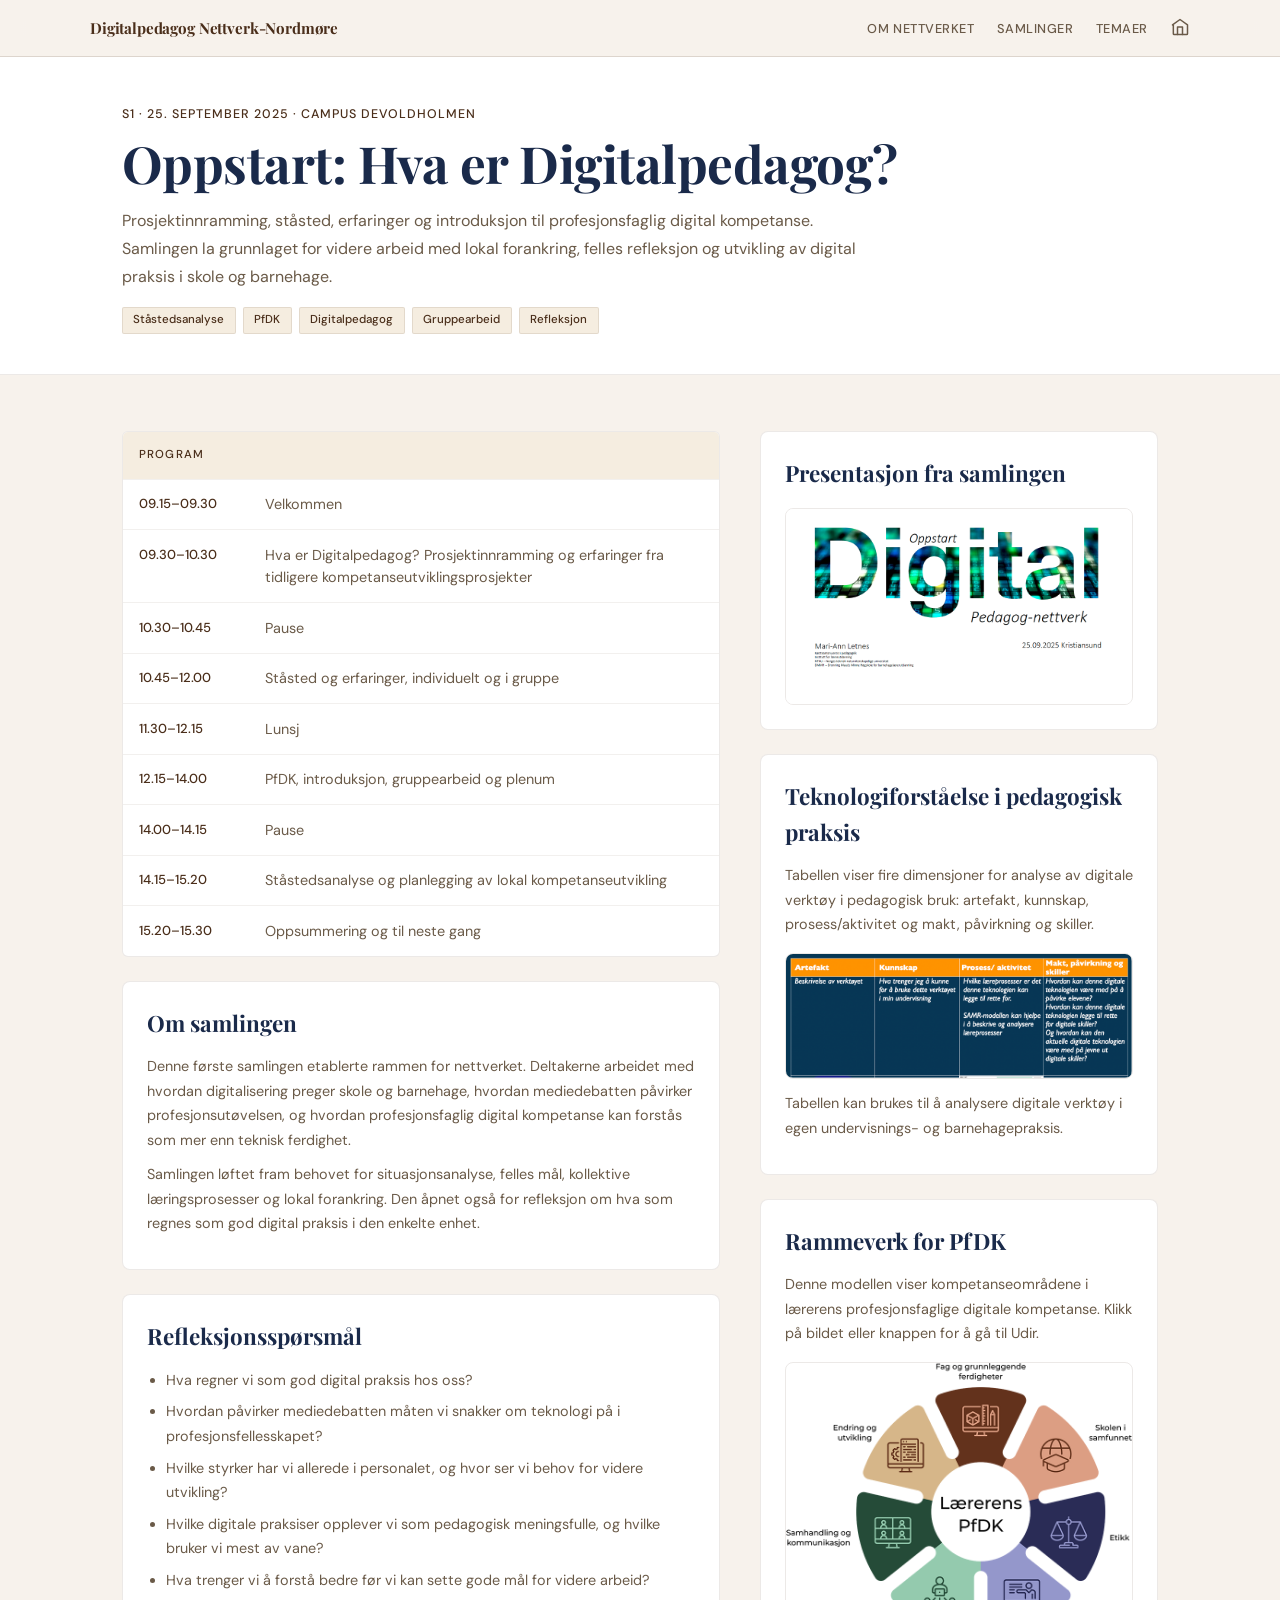
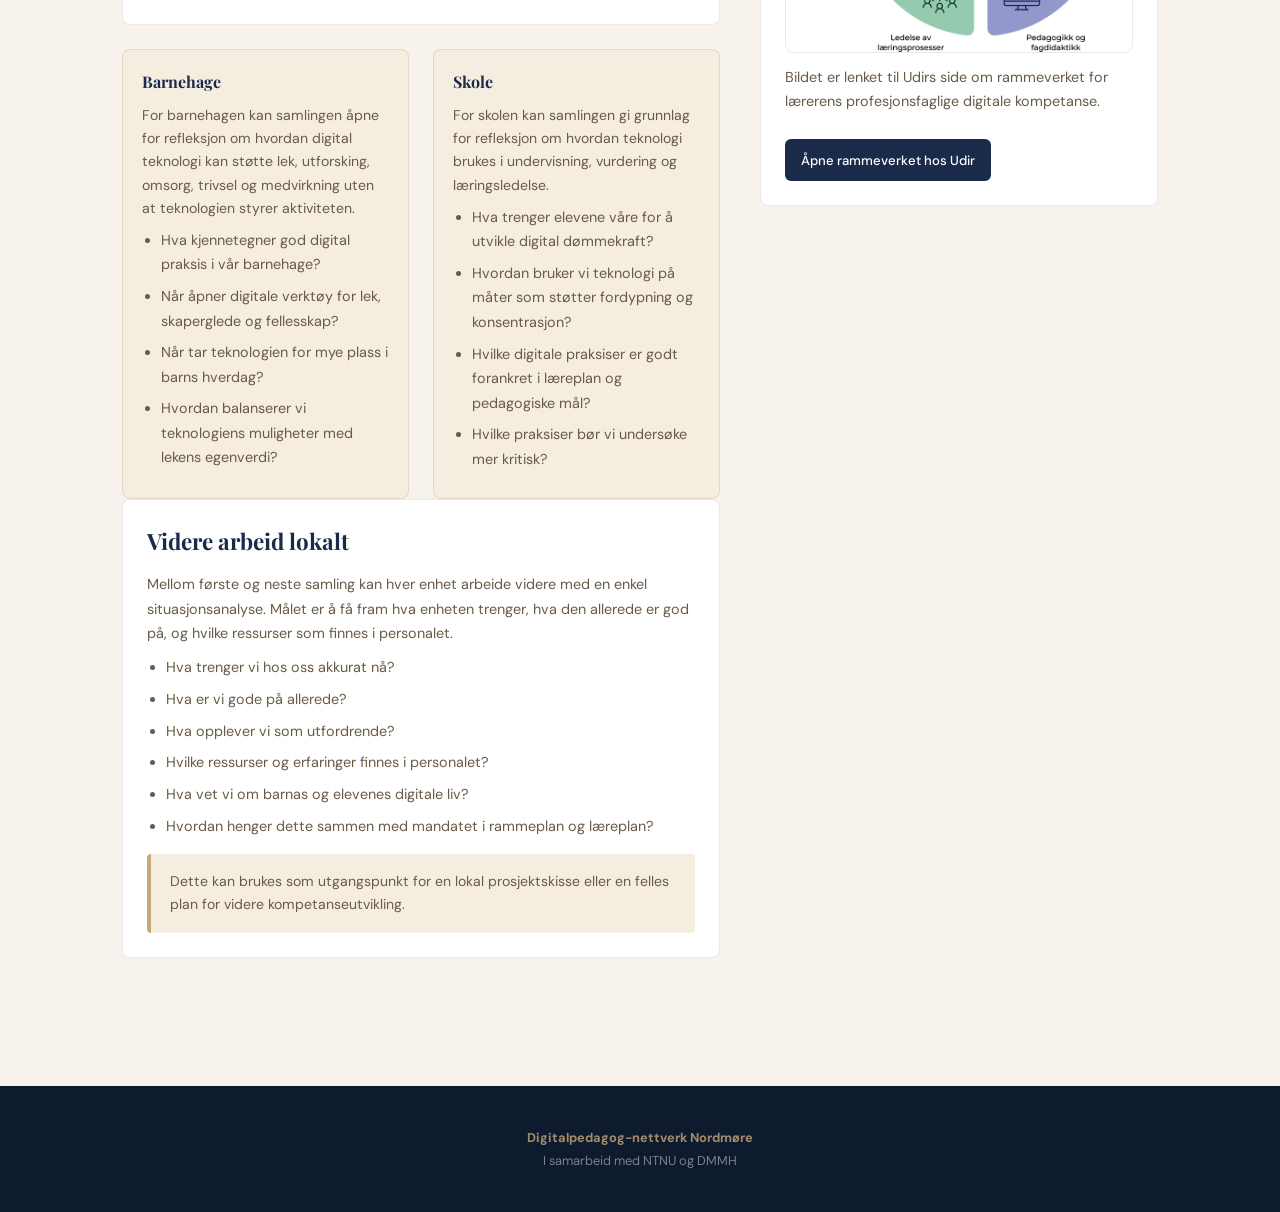
<file: samling-1.html>
<!DOCTYPE html>
<html lang="no">
<head>
<meta charset="UTF-8">
<meta name="viewport" content="width=device-width, initial-scale=1.0">
<title>Oppstart: Hva er Digitalpedagog? · Digitalpedagog-nettverk Nordmøre</title>
<link href="https://fonts.googleapis.com/css2?family=Playfair+Display:ital,wght@0,400;0,700;1,400&family=DM+Sans:wght@300;400;500&display=swap" rel="stylesheet">
<link rel="stylesheet" href="styles.css">

</head>
<body>
<nav>
  <div class="nav-inner">
    <a class="nav-logo" href="index.html">Digitalpedagog Nettverk-Nordmøre</a>
    <ul class="nav-links">
      <li><a href="index.html#om">Om nettverket</a></li>
      <li><a href="index.html#samlinger">Samlinger</a></li>
      <li><a href="index.html#temaer">Temaer</a></li>
      <li>
        <a href="index.html" class="nav-home" title="Til forsiden" aria-label="Til forsiden">
          <svg xmlns="http://www.w3.org/2000/svg" width="20" height="20" viewBox="0 0 24 24" fill="none" stroke="currentColor" stroke-width="1.8" stroke-linecap="round" stroke-linejoin="round">
            <path d="M3 9.5L12 3l9 6.5V20a1 1 0 0 1-1 1H5a1 1 0 0 1-1-1V9.5z"/>
            <polyline points="9 21 9 12 15 12 15 21"/>
          </svg>
        </a>
      </li>
    </ul>
  </div>
</nav>

<section class="detail-hero">
  <div class="container">
    <div class="detail-meta">S1 · 25. september 2025 · Campus DevoldHolmen</div>
    <h1 class="detail-title">Oppstart: Hva er Digitalpedagog?</h1>
    <p class="detail-summary">Prosjektinnramming, ståsted, erfaringer og introduksjon til profesjonsfaglig digital kompetanse. Samlingen la grunnlaget for videre arbeid med lokal forankring, felles refleksjon og utvikling av digital praksis i skole og barnehage.</p>
    <div class="taglist">
      <span class="tag">Ståstedsanalyse</span>
      <span class="tag">PfDK</span>
      <span class="tag">Digitalpedagog</span>
      <span class="tag">Gruppearbeid</span>
      <span class="tag">Refleksjon</span>
    </div>
  </div>
</section>

<section class="detail-section">
  <div class="container detail-grid">
    <div>
      <section class="program">
        <div class="program-header">Program</div>
        <div class="program-row"><div class="program-time">09.15–09.30</div><div class="program-text">Velkommen</div></div>
        <div class="program-row"><div class="program-time">09.30–10.30</div><div class="program-text">Hva er Digitalpedagog? Prosjektinnramming og erfaringer fra tidligere kompetanseutviklingsprosjekter</div></div>
        <div class="program-row"><div class="program-time">10.30–10.45</div><div class="program-text">Pause</div></div>
        <div class="program-row"><div class="program-time">10.45–12.00</div><div class="program-text">Ståsted og erfaringer, individuelt og i gruppe</div></div>
        <div class="program-row"><div class="program-time">11.30–12.15</div><div class="program-text">Lunsj</div></div>
        <div class="program-row"><div class="program-time">12.15–14.00</div><div class="program-text">PfDK, introduksjon, gruppearbeid og plenum</div></div>
        <div class="program-row"><div class="program-time">14.00–14.15</div><div class="program-text">Pause</div></div>
        <div class="program-row"><div class="program-time">14.15–15.20</div><div class="program-text">Ståstedsanalyse og planlegging av lokal kompetanseutvikling</div></div>
        <div class="program-row"><div class="program-time">15.20–15.30</div><div class="program-text">Oppsummering og til neste gang</div></div>
      </section>

      <div class="detail-card">
        <h2>Om samlingen</h2>
        <p>Denne første samlingen etablerte rammen for nettverket. Deltakerne arbeidet med hvordan digitalisering preger skole og barnehage, hvordan mediedebatten påvirker profesjonsutøvelsen, og hvordan profesjonsfaglig digital kompetanse kan forstås som mer enn teknisk ferdighet.</p>
        <p>Samlingen løftet fram behovet for situasjonsanalyse, felles mål, kollektive læringsprosesser og lokal forankring. Den åpnet også for refleksjon om hva som regnes som god digital praksis i den enkelte enhet.</p>
      </div>

      <div class="prompt-card">
        <h2>Refleksjonsspørsmål</h2>
        <ul class="question-list">
          <li>Hva regner vi som god digital praksis hos oss?</li>
          <li>Hvordan påvirker mediedebatten måten vi snakker om teknologi på i profesjonsfellesskapet?</li>
          <li>Hvilke styrker har vi allerede i personalet, og hvor ser vi behov for videre utvikling?</li>
          <li>Hvilke digitale praksiser opplever vi som pedagogisk meningsfulle, og hvilke bruker vi mest av vane?</li>
          <li>Hva trenger vi å forstå bedre før vi kan sette gode mål for videre arbeid?</li>
        </ul>
      </div>

      <div class="two-col">
        <div class="mini-box">
          <h3>Barnehage</h3>
          <p>For barnehagen kan samlingen åpne for refleksjon om hvordan digital teknologi kan støtte lek, utforsking, omsorg, trivsel og medvirkning uten at teknologien styrer aktiviteten.</p>
          <ul class="question-list">
            <li>Hva kjennetegner god digital praksis i vår barnehage?</li>
            <li>Når åpner digitale verktøy for lek, skaperglede og fellesskap?</li>
            <li>Når tar teknologien for mye plass i barns hverdag?</li>
            <li>Hvordan balanserer vi teknologiens muligheter med lekens egenverdi?</li>
          </ul>
        </div>

        <div class="mini-box">
          <h3>Skole</h3>
          <p>For skolen kan samlingen gi grunnlag for refleksjon om hvordan teknologi brukes i undervisning, vurdering og læringsledelse.</p>
          <ul class="question-list">
            <li>Hva trenger elevene våre for å utvikle digital dømmekraft?</li>
            <li>Hvordan bruker vi teknologi på måter som støtter fordypning og konsentrasjon?</li>
            <li>Hvilke digitale praksiser er godt forankret i læreplan og pedagogiske mål?</li>
            <li>Hvilke praksiser bør vi undersøke mer kritisk?</li>
          </ul>
        </div>
      </div>

      <div class="detail-card">
        <h2>Videre arbeid lokalt</h2>
        <p>Mellom første og neste samling kan hver enhet arbeide videre med en enkel situasjonsanalyse. Målet er å få fram hva enheten trenger, hva den allerede er god på, og hvilke ressurser som finnes i personalet.</p>
        <ul class="question-list">
          <li>Hva trenger vi hos oss akkurat nå?</li>
          <li>Hva er vi gode på allerede?</li>
          <li>Hva opplever vi som utfordrende?</li>
          <li>Hvilke ressurser og erfaringer finnes i personalet?</li>
          <li>Hva vet vi om barnas og elevenes digitale liv?</li>
          <li>Hvordan henger dette sammen med mandatet i rammeplan og læreplan?</li>
        </ul>
        <div class="note-box">
          Dette kan brukes som utgangspunkt for en lokal prosjektskisse eller en felles plan for videre kompetanseutvikling.
        </div>
      </div>
    </div>

    <aside>
      <div class="image-card">
        <h2>Presentasjon fra samlingen</h2>
        <div class="pfdk-image-wrap">
          <a href="første_samling_nordmøre.pdf" target="_blank" rel="noopener noreferrer">
            <img src="forside_presentasjon.png" alt="Forside presentasjon – Oppstart Digitalpedagog-nettverk" class="pfdk-image">
          </a>
        </div>
      </div>

      <div class="image-card">
        <h2>Teknologiforståelse i pedagogisk praksis</h2>
        <p>Tabellen viser fire dimensjoner for analyse av digitale verktøy i pedagogisk bruk: artefakt, kunnskap, prosess/aktivitet og makt, påvirkning og skiller.</p>
        <div class="pfdk-image-wrap">
          <img src="Custer.png" alt="Tabell over fire dimensjoner av teknologiforståelse" class="pfdk-image">
        </div>
        <p class="caption">Tabellen kan brukes til å analysere digitale verktøy i egen undervisnings- og barnehagepraksis.</p>
      </div>

      <div class="image-card">
        <h2>Rammeverk for PfDK</h2>
        <p>Denne modellen viser kompetanseområdene i lærerens profesjonsfaglige digitale kompetanse. Klikk på bildet eller knappen for å gå til Udir.</p>
        <div class="pfdk-image-wrap">
          <a href="https://www.udir.no/kvalitet-og-kompetanse/digitalisering-skole/rammeverk-larerens-profesjonsfaglige-digitale-komp/" target="_blank" rel="noopener noreferrer">
            <img src="larerens_pfdk-modell.png" alt="Modell for lærerens profesjonsfaglige digitale kompetanse" class="pfdk-image">
          </a>
        </div>
        <p class="caption">Bildet er lenket til Udirs side om rammeverket for lærerens profesjonsfaglige digitale kompetanse.</p>
        <a class="resource-link" href="https://www.udir.no/kvalitet-og-kompetanse/digitalisering-skole/rammeverk-larerens-profesjonsfaglige-digitale-komp/" target="_blank" rel="noopener noreferrer">Åpne rammeverket hos Udir</a>
      </div>
    </aside>
  </div>
</section>

<footer>
  <strong>Digitalpedagog-nettverk Nordmøre</strong><br>
  I samarbeid med NTNU og DMMH
</footer>
</body>
</html>
</file>
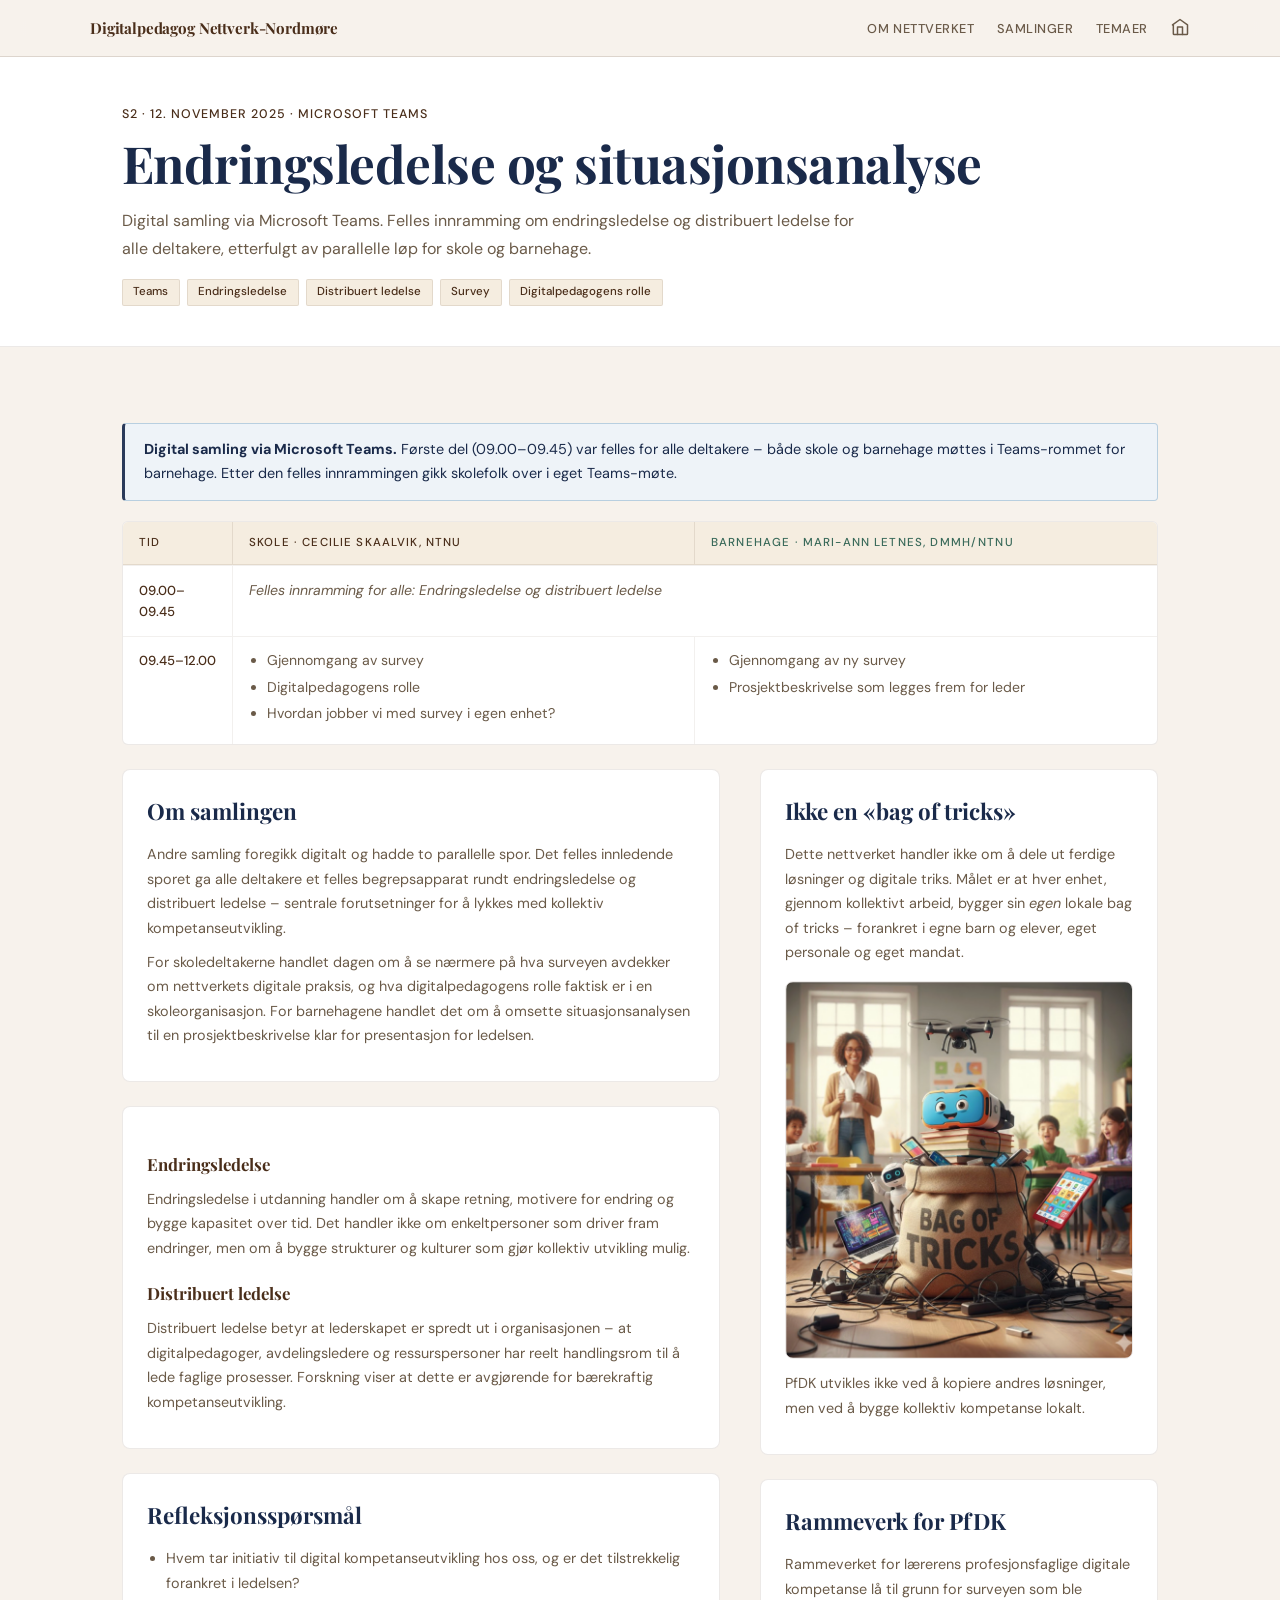
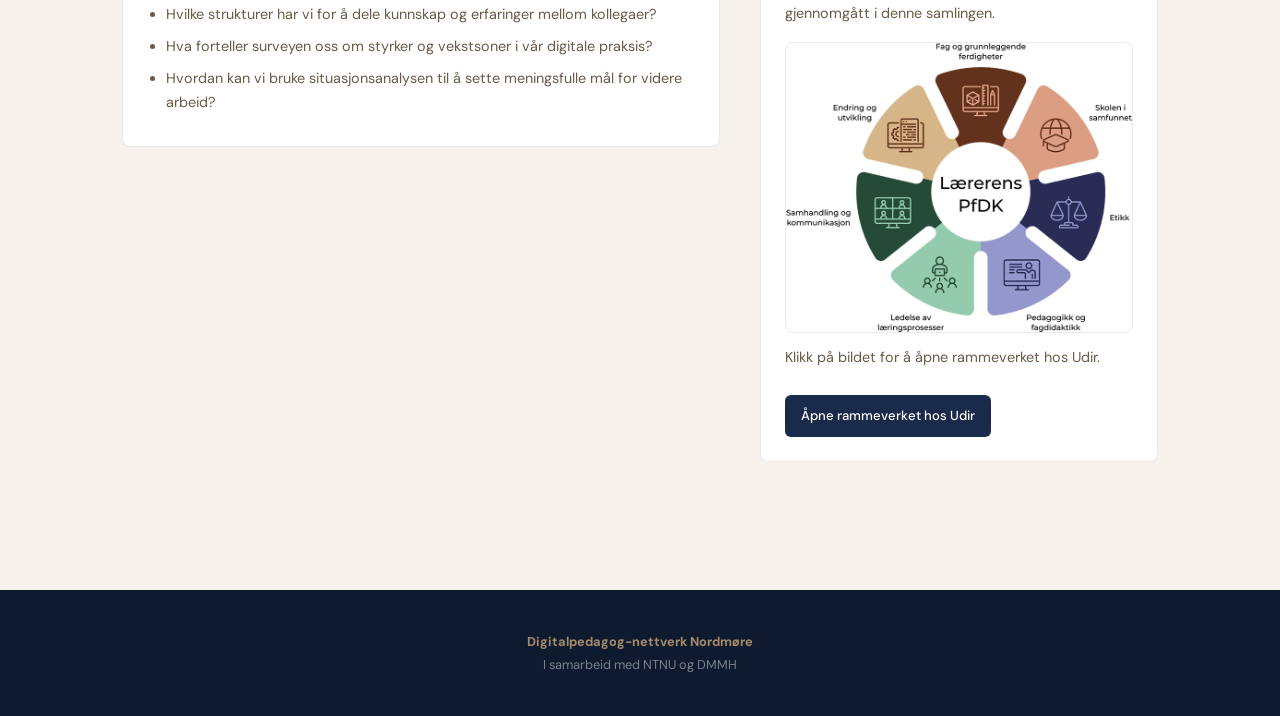
<file: samling-2.html>
<!DOCTYPE html>
<html lang="no">
<head>
<meta charset="UTF-8">
<meta name="viewport" content="width=device-width, initial-scale=1.0">
<title>Endringsledelse og situasjonsanalyse · Digitalpedagog-nettverk Nordmøre</title>
<link href="https://fonts.googleapis.com/css2?family=Playfair+Display:ital,wght@0,400;0,700;1,400&family=DM+Sans:wght@300;400;500&display=swap" rel="stylesheet">
<link rel="stylesheet" href="styles.css">
</head>
<body>

<nav>
  <div class="nav-inner">
    <a class="nav-logo" href="index.html">Digitalpedagog Nettverk-Nordmøre</a>
    <ul class="nav-links">
      <li><a href="index.html#om">Om nettverket</a></li>
      <li><a href="index.html#samlinger">Samlinger</a></li>
      <li><a href="index.html#temaer">Temaer</a></li>
      <li><a href="index.html" class="nav-home" title="Til forsiden" aria-label="Til forsiden"><svg xmlns="http://www.w3.org/2000/svg" width="20" height="20" viewBox="0 0 24 24" fill="none" stroke="currentColor" stroke-width="1.8" stroke-linecap="round" stroke-linejoin="round"><path d="M3 9.5L12 3l9 6.5V20a1 1 0 0 1-1 1H5a1 1 0 0 1-1-1V9.5z"/><polyline points="9 21 9 12 15 12 15 21"/></svg></a></li>
    </ul>
  </div>
</nav>

<section class="detail-hero">
  <div class="container">
    <div class="detail-meta">S2 · 12. november 2025 · Microsoft Teams</div>
    <h1 class="detail-title">Endringsledelse og situasjonsanalyse</h1>
    <p class="detail-summary">Digital samling via Microsoft Teams. Felles innramming om endringsledelse og distribuert ledelse for alle deltakere, etterfulgt av parallelle løp for skole og barnehage.</p>
    <div class="taglist">
      <span class="tag">Teams</span>
      <span class="tag">Endringsledelse</span>
      <span class="tag">Distribuert ledelse</span>
      <span class="tag">Survey</span>
      <span class="tag">Digitalpedagogens rolle</span>
    </div>
  </div>
</section>

<div class="container">
  <div class="info-box">
    <strong>Digital samling via Microsoft Teams.</strong> Første del (09.00–09.45) var felles for alle deltakere – både skole og barnehage møttes i Teams-rommet for barnehage. Etter den felles innrammingen gikk skolefolk over i eget Teams-møte.
  </div>

  <div class="program-split">
    <div class="program-split-header">
      <div>Tid</div>
      <div>Skole · Cecilie Skaalvik, NTNU</div>
      <div>Barnehage · Mari-Ann Letnes, DMMH/NTNU</div>
    </div>
    <div class="program-split-row">
      <div class="col-tid">09.00–09.45</div>
      <div class="col-felles">Felles innramming for alle: Endringsledelse og distribuert ledelse</div>
    </div>
    <div class="program-split-row">
      <div class="col-tid">09.45–12.00</div>
      <div class="col-skole">
        <ul>
          <li>Gjennomgang av survey</li>
          <li>Digitalpedagogens rolle</li>
          <li>Hvordan jobber vi med survey i egen enhet?</li>
        </ul>
      </div>
      <div class="col-bhg">
        <ul>
          <li>Gjennomgang av ny survey</li>
          <li>Prosjektbeskrivelse som legges frem for leder</li>
        </ul>
      </div>
    </div>
  </div>

  <div class="detail-grid">
    <div>
      <div class="detail-card">
        <h2>Om samlingen</h2>
        <p>Andre samling foregikk digitalt og hadde to parallelle spor. Det felles innledende sporet ga alle deltakere et felles begrepsapparat rundt endringsledelse og distribuert ledelse – sentrale forutsetninger for å lykkes med kollektiv kompetanseutvikling.</p>
        <p>For skoledeltakerne handlet dagen om å se nærmere på hva surveyen avdekker om nettverkets digitale praksis, og hva digitalpedagogens rolle faktisk er i en skoleorganisasjon. For barnehagene handlet det om å omsette situasjonsanalysen til en prosjektbeskrivelse klar for presentasjon for ledelsen.</p>
      </div>

      <div class="detail-card">
        <h3>Endringsledelse</h3>
        <p>Endringsledelse i utdanning handler om å skape retning, motivere for endring og bygge kapasitet over tid. Det handler ikke om enkeltpersoner som driver fram endringer, men om å bygge strukturer og kulturer som gjør kollektiv utvikling mulig.</p>

        <h3>Distribuert ledelse</h3>
        <p>Distribuert ledelse betyr at lederskapet er spredt ut i organisasjonen – at digitalpedagoger, avdelingsledere og ressurspersoner har reelt handlingsrom til å lede faglige prosesser. Forskning viser at dette er avgjørende for bærekraftig kompetanseutvikling.</p>
      </div>

      <div class="prompt-card">
        <h2>Refleksjonsspørsmål</h2>
        <ul class="question-list">
          <li>Hvem tar initiativ til digital kompetanseutvikling hos oss, og er det tilstrekkelig forankret i ledelsen?</li>
          <li>Hvilke strukturer har vi for å dele kunnskap og erfaringer mellom kollegaer?</li>
          <li>Hva forteller surveyen oss om styrker og vekstsoner i vår digitale praksis?</li>
          <li>Hvordan kan vi bruke situasjonsanalysen til å sette meningsfulle mål for videre arbeid?</li>
        </ul>
      </div>
    </div>

    <aside>
      <div class="image-card">
        <h2>Ikke en «bag of tricks»</h2>
        <p>Dette nettverket handler ikke om å dele ut ferdige løsninger og digitale triks. Målet er at hver enhet, gjennom kollektivt arbeid, bygger sin <em>egen</em> lokale bag of tricks – forankret i egne barn og elever, eget personale og eget mandat.</p>
        <div class="pfdk-image-wrap">
          <img src="bagoftricks.png" alt="Bag of tricks – illustrasjon av at nettverket ikke er en quick fix" class="pfdk-image">
        </div>
        <p class="caption">PfDK utvikles ikke ved å kopiere andres løsninger, men ved å bygge kollektiv kompetanse lokalt.</p>
      </div>

      <div class="image-card">
        <h2>Rammeverk for PfDK</h2>
        <p>Rammeverket for lærerens profesjonsfaglige digitale kompetanse lå til grunn for surveyen som ble gjennomgått i denne samlingen.</p>
        <div class="pfdk-image-wrap">
          <a href="https://www.udir.no/kvalitet-og-kompetanse/digitalisering-skole/rammeverk-larerens-profesjonsfaglige-digitale-komp/" target="_blank" rel="noopener noreferrer">
            <img src="larerens_pfdk-modell.png" alt="Modell for lærerens profesjonsfaglige digitale kompetanse" class="pfdk-image">
          </a>
        </div>
        <p class="caption">Klikk på bildet for å åpne rammeverket hos Udir.</p>
        <a class="resource-link" href="https://www.udir.no/kvalitet-og-kompetanse/digitalisering-skole/rammeverk-larerens-profesjonsfaglige-digitale-komp/" target="_blank" rel="noopener noreferrer">Åpne rammeverket hos Udir</a>
      </div>
    </aside>
  </div>
</div>

<footer>
  <strong>Digitalpedagog-nettverk Nordmøre</strong><br>
  I samarbeid med NTNU og DMMH
</footer>

</body>
</html>
</file>
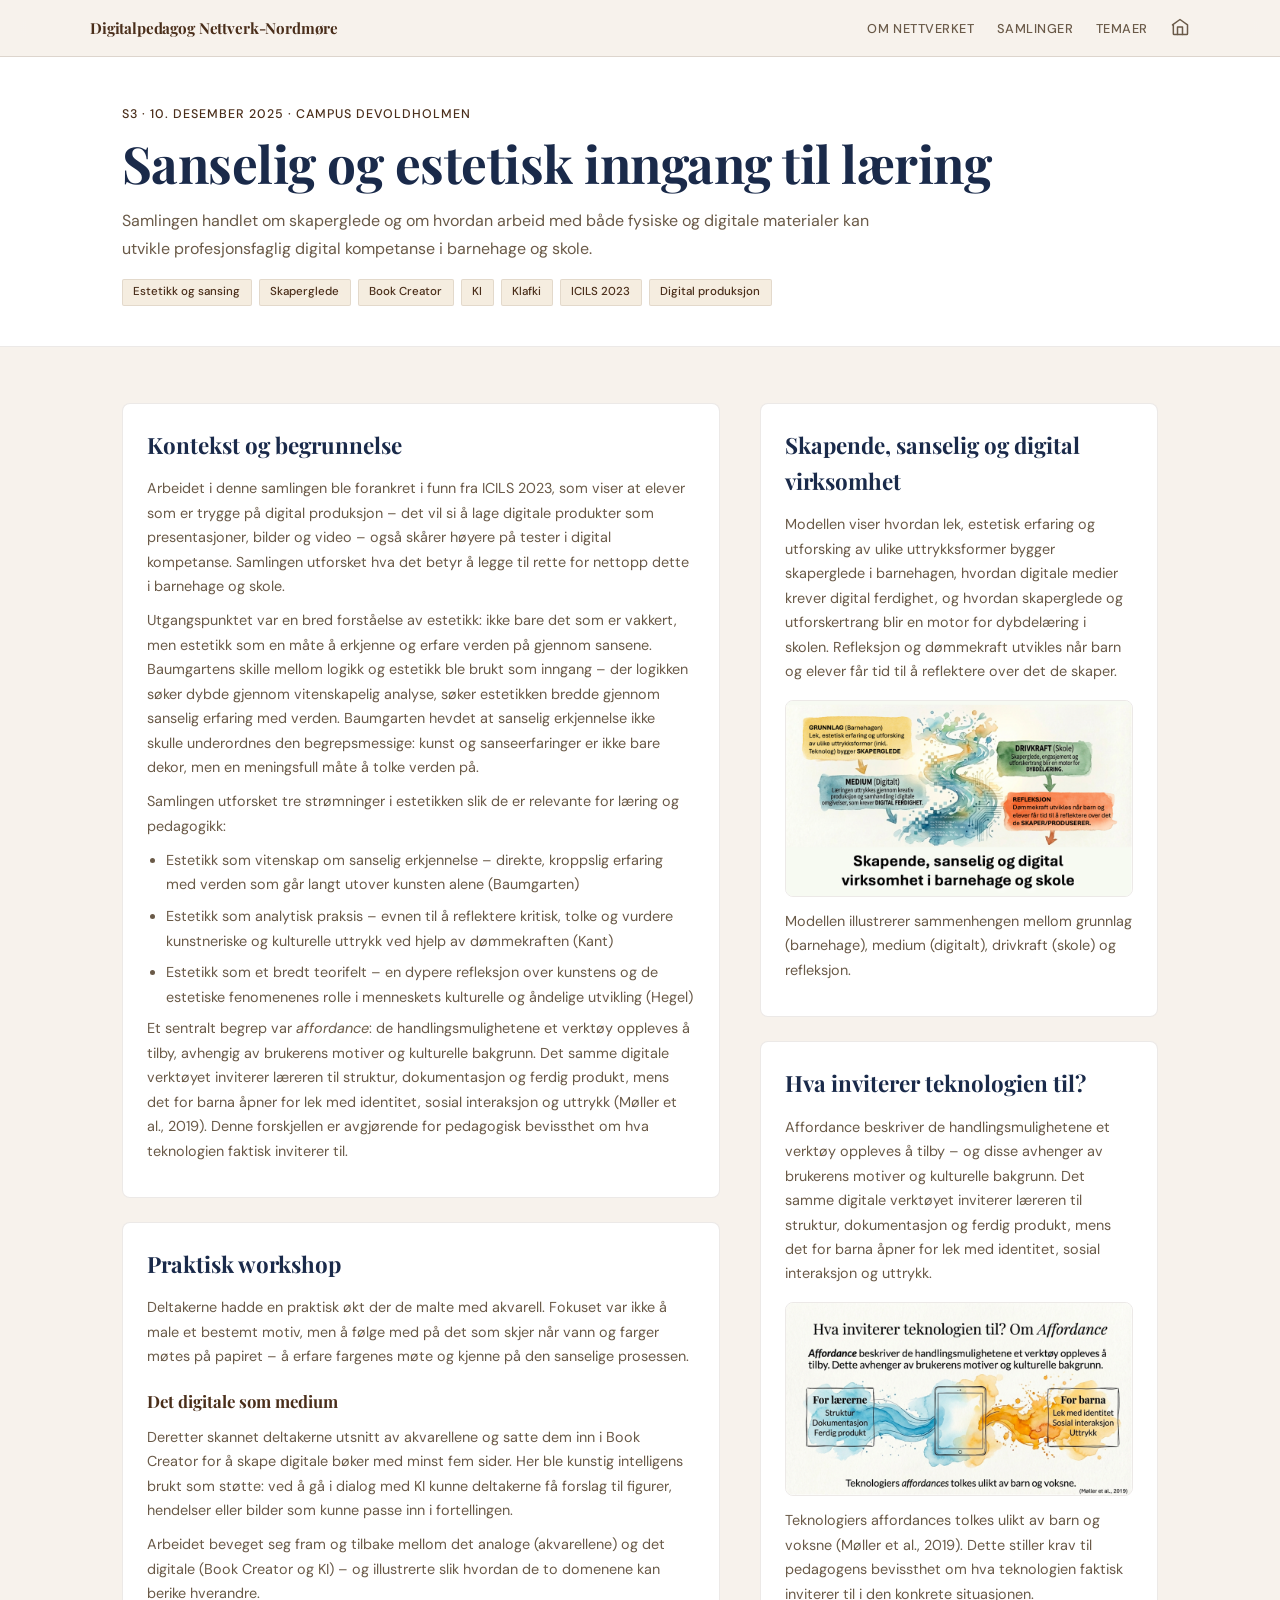
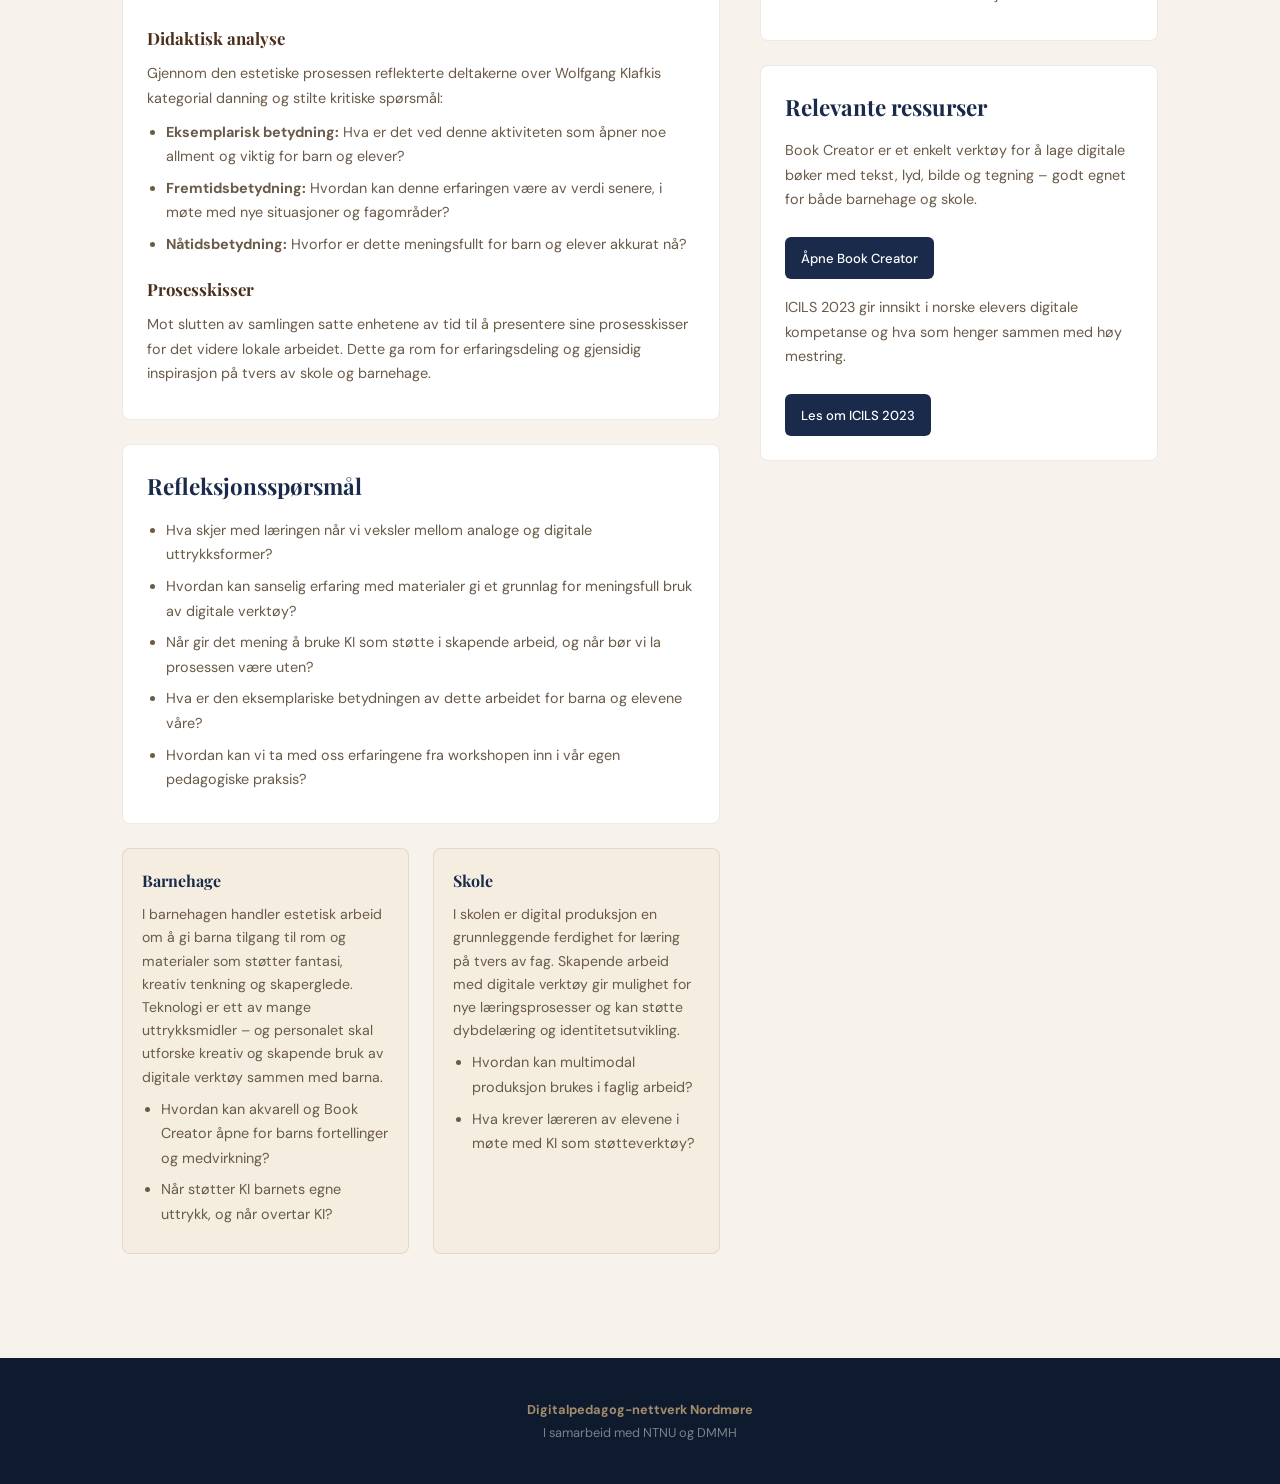
<file: samling-3.html>
<!DOCTYPE html>
<html lang="no">
<head>
<meta charset="UTF-8">
<meta name="viewport" content="width=device-width, initial-scale=1.0">
<title>Sanselig og estetisk inngang til læring · Digitalpedagog-nettverk Nordmøre</title>
<link href="https://fonts.googleapis.com/css2?family=Playfair+Display:ital,wght@0,400;0,700;1,400&family=DM+Sans:wght@300;400;500&display=swap" rel="stylesheet">
<link rel="stylesheet" href="styles.css">
</head>
<body>

<nav>
  <div class="nav-inner">
    <a class="nav-logo" href="index.html">Digitalpedagog Nettverk-Nordmøre</a>
    <ul class="nav-links">
      <li><a href="index.html#om">Om nettverket</a></li>
      <li><a href="index.html#samlinger">Samlinger</a></li>
      <li><a href="index.html#temaer">Temaer</a></li>
      <li><a href="index.html" class="nav-home" title="Til forsiden" aria-label="Til forsiden"><svg xmlns="http://www.w3.org/2000/svg" width="20" height="20" viewBox="0 0 24 24" fill="none" stroke="currentColor" stroke-width="1.8" stroke-linecap="round" stroke-linejoin="round"><path d="M3 9.5L12 3l9 6.5V20a1 1 0 0 1-1 1H5a1 1 0 0 1-1-1V9.5z"/><polyline points="9 21 9 12 15 12 15 21"/></svg></a></li>
    </ul>
  </div>
</nav>

<section class="detail-hero">
  <div class="container">
    <div class="detail-meta">S3 · 10. desember 2025 · Campus DevoldHolmen</div>
    <h1 class="detail-title">Sanselig og estetisk inngang til læring</h1>
    <p class="detail-summary">Samlingen handlet om skaperglede og om hvordan arbeid med både fysiske og digitale materialer kan utvikle profesjonsfaglig digital kompetanse i barnehage og skole.</p>
    <div class="taglist">
      <span class="tag">Estetikk og sansing</span>
      <span class="tag">Skaperglede</span>
      <span class="tag">Book Creator</span>
      <span class="tag">KI</span>
      <span class="tag">Klafki</span>
      <span class="tag">ICILS 2023</span>
      <span class="tag">Digital produksjon</span>
    </div>
  </div>
</section>

<div class="container">
  <div class="detail-grid">
    <div>
      <div class="detail-card">
        <h2>Kontekst og begrunnelse</h2>
        <p>Arbeidet i denne samlingen ble forankret i funn fra ICILS 2023, som viser at elever som er trygge på digital produksjon – det vil si å lage digitale produkter som presentasjoner, bilder og video – også skårer høyere på tester i digital kompetanse. Samlingen utforsket hva det betyr å legge til rette for nettopp dette i barnehage og skole.</p>
        <p>Utgangspunktet var en bred forståelse av estetikk: ikke bare det som er vakkert, men estetikk som en måte å erkjenne og erfare verden på gjennom sansene. Baumgartens skille mellom logikk og estetikk ble brukt som inngang – der logikken søker dybde gjennom vitenskapelig analyse, søker estetikken bredde gjennom sanselig erfaring med verden. Baumgarten hevdet at sanselig erkjennelse ikke skulle underordnes den begrepsmessige: kunst og sanseerfaringer er ikke bare dekor, men en meningsfull måte å tolke verden på.</p>
        <p>Samlingen utforsket tre strømninger i estetikken slik de er relevante for læring og pedagogikk:</p>
        <ul class="question-list">
          <li>Estetikk som vitenskap om sanselig erkjennelse – direkte, kroppslig erfaring med verden som går langt utover kunsten alene (Baumgarten)</li>
          <li>Estetikk som analytisk praksis – evnen til å reflektere kritisk, tolke og vurdere kunstneriske og kulturelle uttrykk ved hjelp av dømmekraften (Kant)</li>
          <li>Estetikk som et bredt teorifelt – en dypere refleksjon over kunstens og de estetiske fenomenenes rolle i menneskets kulturelle og åndelige utvikling (Hegel)</li>
        </ul>
        <p>Et sentralt begrep var <em>affordance</em>: de handlingsmulighetene et verktøy oppleves å tilby, avhengig av brukerens motiver og kulturelle bakgrunn. Det samme digitale verktøyet inviterer læreren til struktur, dokumentasjon og ferdig produkt, mens det for barna åpner for lek med identitet, sosial interaksjon og uttrykk (Møller et al., 2019). Denne forskjellen er avgjørende for pedagogisk bevissthet om hva teknologien faktisk inviterer til.</p>
      </div>

      <div class="detail-card">
        <h2>Praktisk workshop</h2>
        <p>Deltakerne hadde en praktisk økt der de malte med akvarell. Fokuset var ikke å male et bestemt motiv, men å følge med på det som skjer når vann og farger møtes på papiret – å erfare fargenes møte og kjenne på den sanselige prosessen.</p>

        <h3>Det digitale som medium</h3>
        <p>Deretter skannet deltakerne utsnitt av akvarellene og satte dem inn i Book Creator for å skape digitale bøker med minst fem sider. Her ble kunstig intelligens brukt som støtte: ved å gå i dialog med KI kunne deltakerne få forslag til figurer, hendelser eller bilder som kunne passe inn i fortellingen.</p>
        <p>Arbeidet beveget seg fram og tilbake mellom det analoge (akvarellene) og det digitale (Book Creator og KI) – og illustrerte slik hvordan de to domenene kan berike hverandre.</p>

        <h3>Didaktisk analyse</h3>
        <p>Gjennom den estetiske prosessen reflekterte deltakerne over Wolfgang Klafkis kategorial danning og stilte kritiske spørsmål:</p>
        <ul class="question-list" style="margin-top: 0.5rem;">
          <li><strong>Eksemplarisk betydning:</strong> Hva er det ved denne aktiviteten som åpner noe allment og viktig for barn og elever?</li>
          <li><strong>Fremtidsbetydning:</strong> Hvordan kan denne erfaringen være av verdi senere, i møte med nye situasjoner og fagområder?</li>
          <li><strong>Nåtidsbetydning:</strong> Hvorfor er dette meningsfullt for barn og elever akkurat nå?</li>
        </ul>

        <h3>Prosesskisser</h3>
        <p>Mot slutten av samlingen satte enhetene av tid til å presentere sine prosesskisser for det videre lokale arbeidet. Dette ga rom for erfaringsdeling og gjensidig inspirasjon på tvers av skole og barnehage.</p>
      </div>

      <div class="prompt-card">
        <h2>Refleksjonsspørsmål</h2>
        <ul class="question-list">
          <li>Hva skjer med læringen når vi veksler mellom analoge og digitale uttrykksformer?</li>
          <li>Hvordan kan sanselig erfaring med materialer gi et grunnlag for meningsfull bruk av digitale verktøy?</li>
          <li>Når gir det mening å bruke KI som støtte i skapende arbeid, og når bør vi la prosessen være uten?</li>
          <li>Hva er den eksemplariske betydningen av dette arbeidet for barna og elevene våre?</li>
          <li>Hvordan kan vi ta med oss erfaringene fra workshopen inn i vår egen pedagogiske praksis?</li>
        </ul>
      </div>

      <div class="two-col">
        <div class="mini-box">
          <h3>Barnehage</h3>
          <p>I barnehagen handler estetisk arbeid om å gi barna tilgang til rom og materialer som støtter fantasi, kreativ tenkning og skaperglede. Teknologi er ett av mange uttrykksmidler – og personalet skal utforske kreativ og skapende bruk av digitale verktøy sammen med barna.</p>
          <ul class="question-list">
            <li>Hvordan kan akvarell og Book Creator åpne for barns fortellinger og medvirkning?</li>
            <li>Når støtter KI barnets egne uttrykk, og når overtar KI?</li>
          </ul>
        </div>
        <div class="mini-box">
          <h3>Skole</h3>
          <p>I skolen er digital produksjon en grunnleggende ferdighet for læring på tvers av fag. Skapende arbeid med digitale verktøy gir mulighet for nye læringsprosesser og kan støtte dybdelæring og identitetsutvikling.</p>
          <ul class="question-list">
            <li>Hvordan kan multimodal produksjon brukes i faglig arbeid?</li>
            <li>Hva krever læreren av elevene i møte med KI som støtteverktøy?</li>
          </ul>
        </div>
      </div>
    </div>

    <aside>
      <div class="image-card">
        <h2>Skapende, sanselig og digital virksomhet</h2>
        <p>Modellen viser hvordan lek, estetisk erfaring og utforsking av ulike uttrykksformer bygger skaperglede i barnehagen, hvordan digitale medier krever digital ferdighet, og hvordan skaperglede og utforskertrang blir en motor for dybdelæring i skolen. Refleksjon og dømmekraft utvikles når barn og elever får tid til å reflektere over det de skaper.</p>
        <div class="pfdk-image-wrap">
          <img src="skaperglede.png" alt="Modell for skapende, sanselig og digital virksomhet i barnehage og skole" class="pfdk-image">
        </div>
        <p class="caption">Modellen illustrerer sammenhengen mellom grunnlag (barnehage), medium (digitalt), drivkraft (skole) og refleksjon.</p>
      </div>

      <div class="image-card">
        <h2>Hva inviterer teknologien til?</h2>
        <p>Affordance beskriver de handlingsmulighetene et verktøy oppleves å tilby – og disse avhenger av brukerens motiver og kulturelle bakgrunn. Det samme digitale verktøyet inviterer læreren til struktur, dokumentasjon og ferdig produkt, mens det for barna åpner for lek med identitet, sosial interaksjon og uttrykk.</p>
        <div class="pfdk-image-wrap">
          <img src="affordance.png" alt="Om affordance: hva inviterer teknologien til for lærere og barn" class="pfdk-image">
        </div>
        <p class="caption">Teknologiers affordances tolkes ulikt av barn og voksne (Møller et al., 2019). Dette stiller krav til pedagogens bevissthet om hva teknologien faktisk inviterer til i den konkrete situasjonen.</p>
      </div>

      <div class="image-card">
        <h2>Relevante ressurser</h2>
        <p>Book Creator er et enkelt verktøy for å lage digitale bøker med tekst, lyd, bilde og tegning – godt egnet for både barnehage og skole.</p>
        <a class="resource-link" href="https://bookcreator.com" target="_blank" rel="noopener noreferrer">Åpne Book Creator</a>
        <p style="margin-top: 1rem;">ICILS 2023 gir innsikt i norske elevers digitale kompetanse og hva som henger sammen med høy mestring.</p>
        <a class="resource-link" href="https://www.uv.uio.no/iped/forskning/prosjekter/icils/" target="_blank" rel="noopener noreferrer">Les om ICILS 2023</a>
      </div>
    </aside>
  </div>
</div>

<footer>
  <strong>Digitalpedagog-nettverk Nordmøre</strong><br>
  I samarbeid med NTNU og DMMH
</footer>

</body>
</html>
</file>
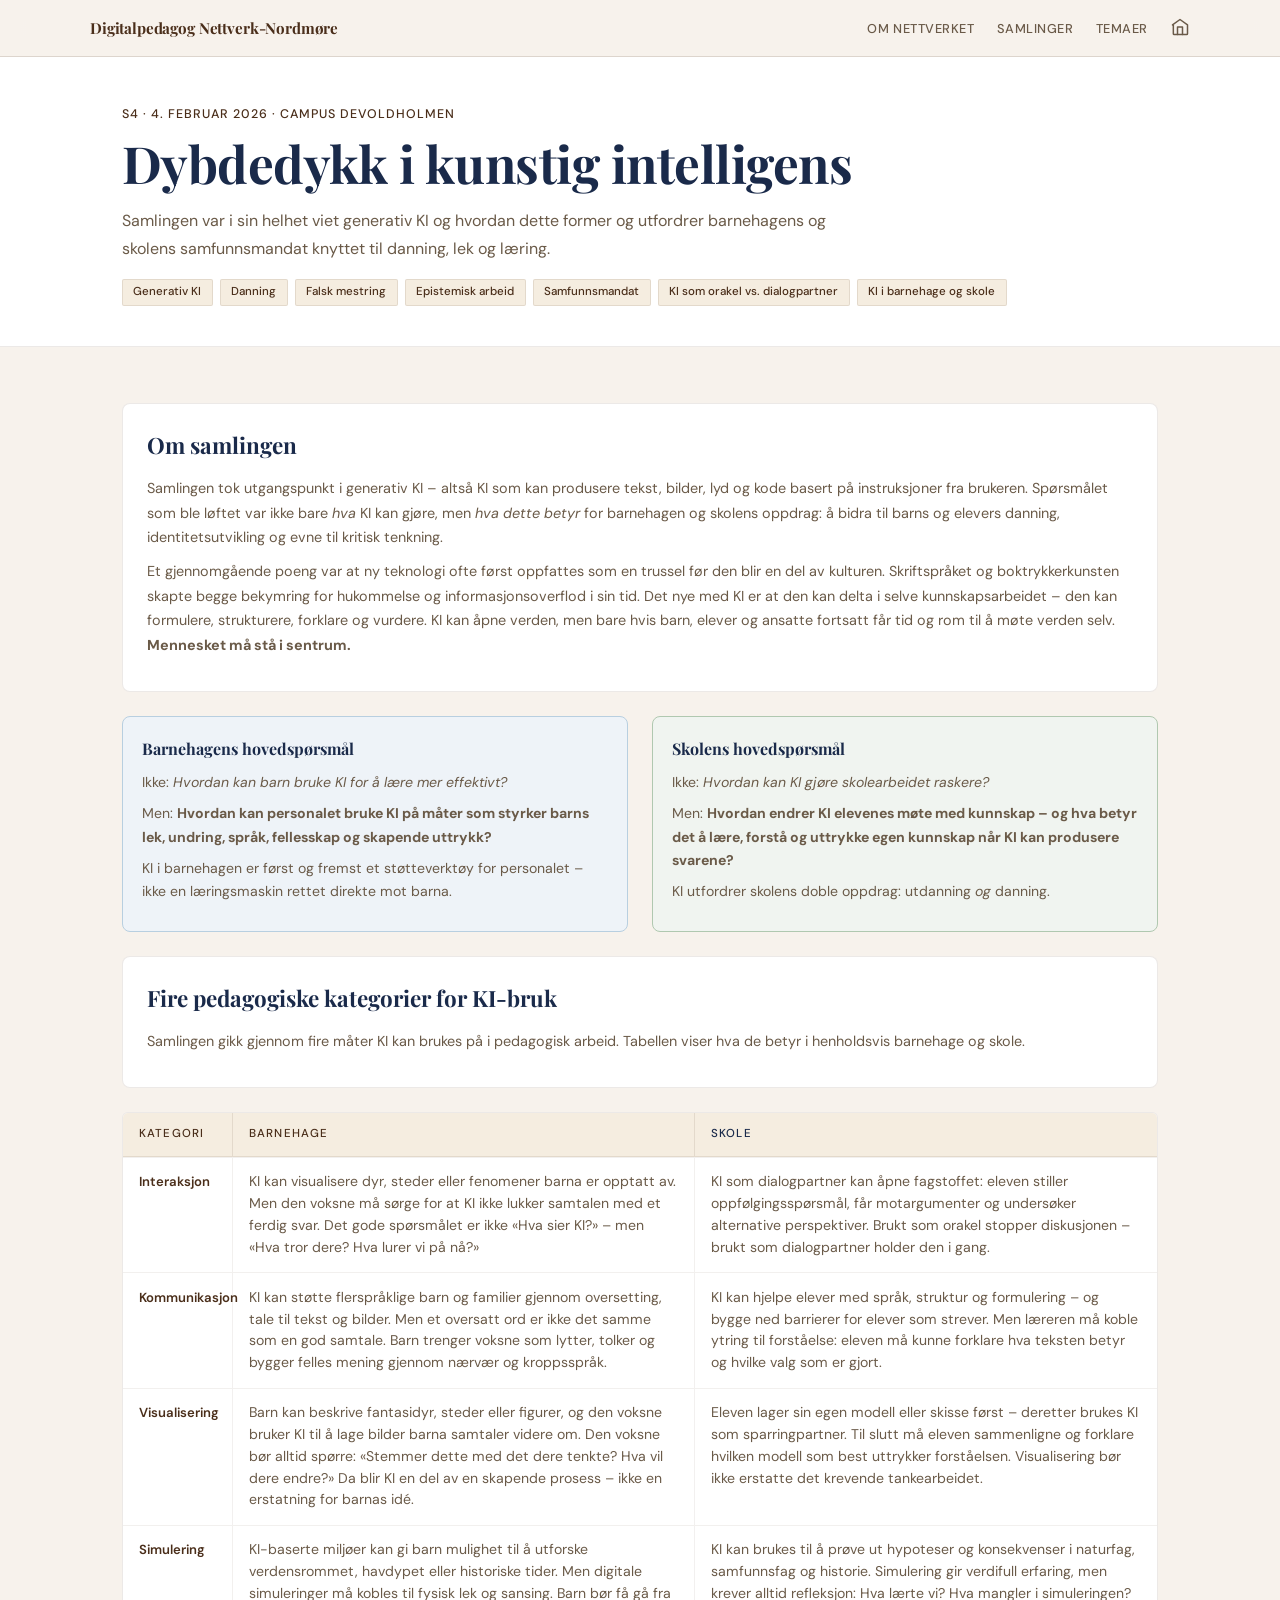
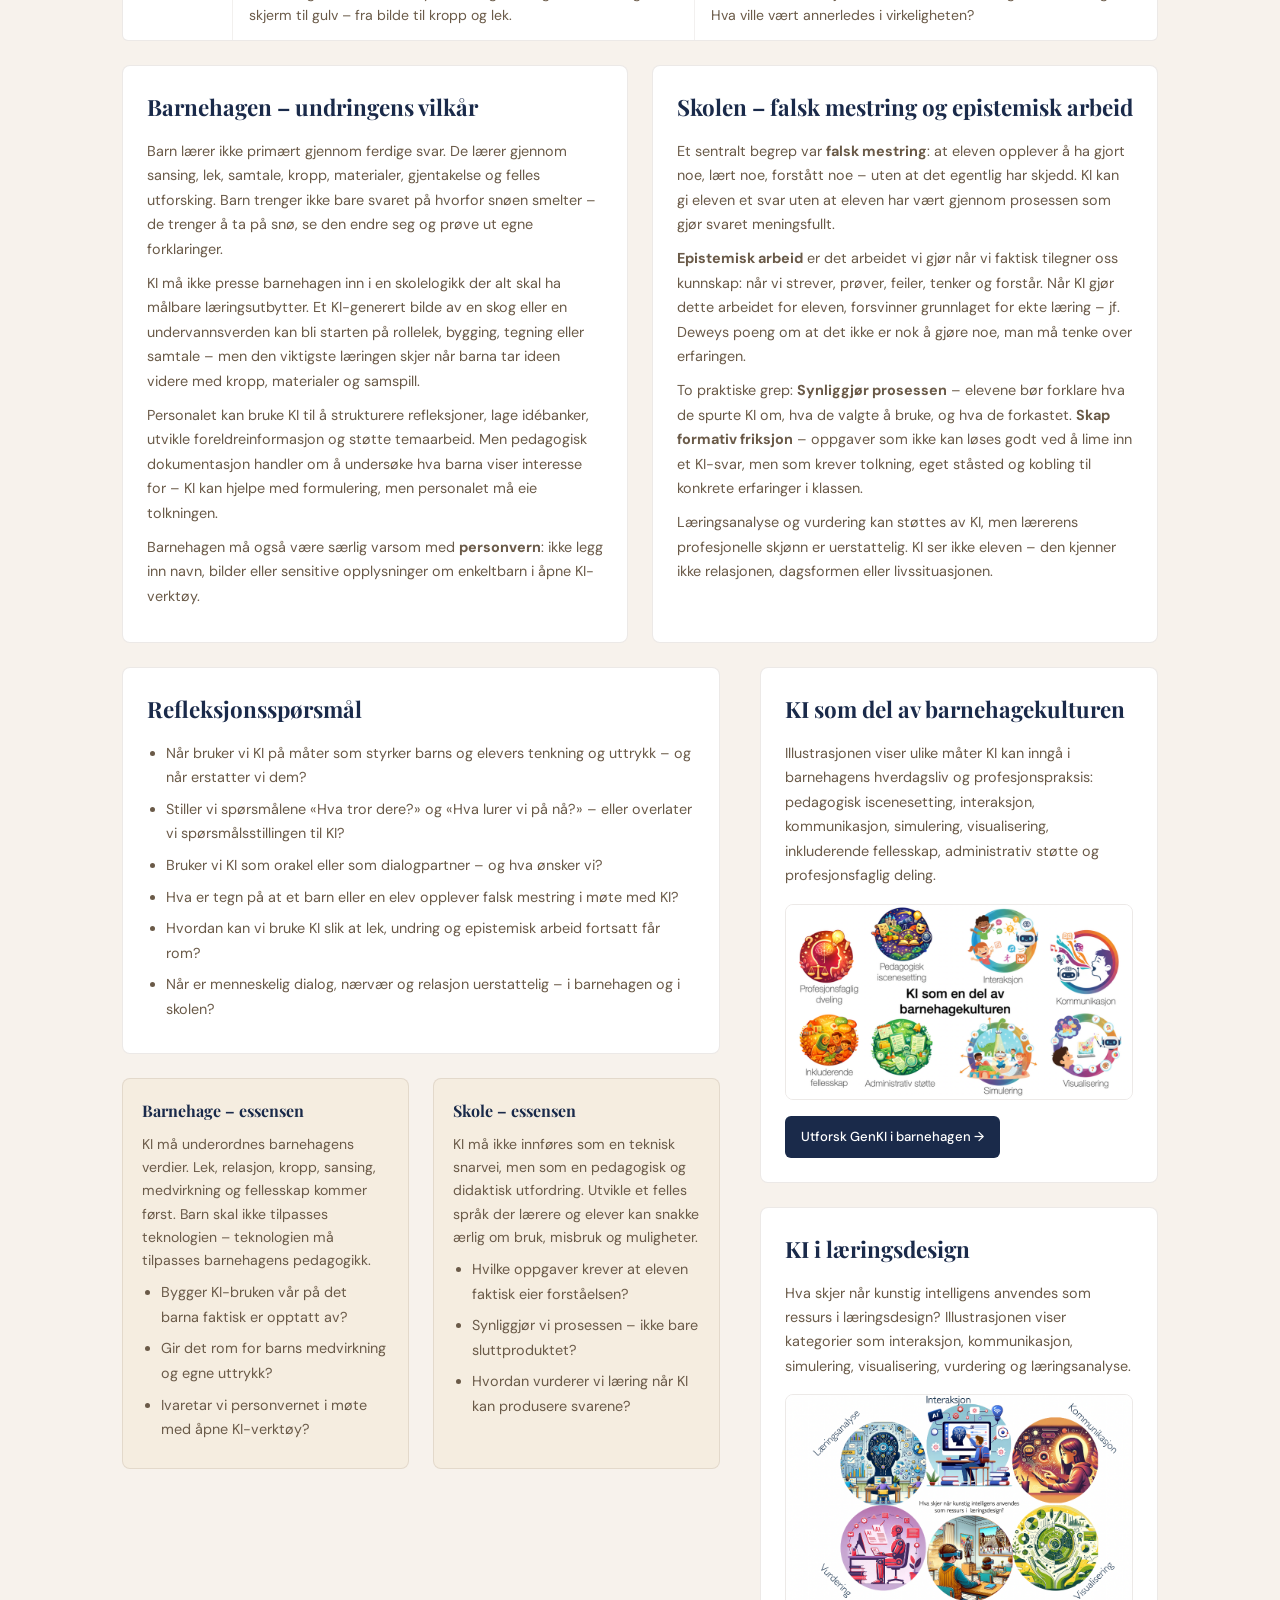
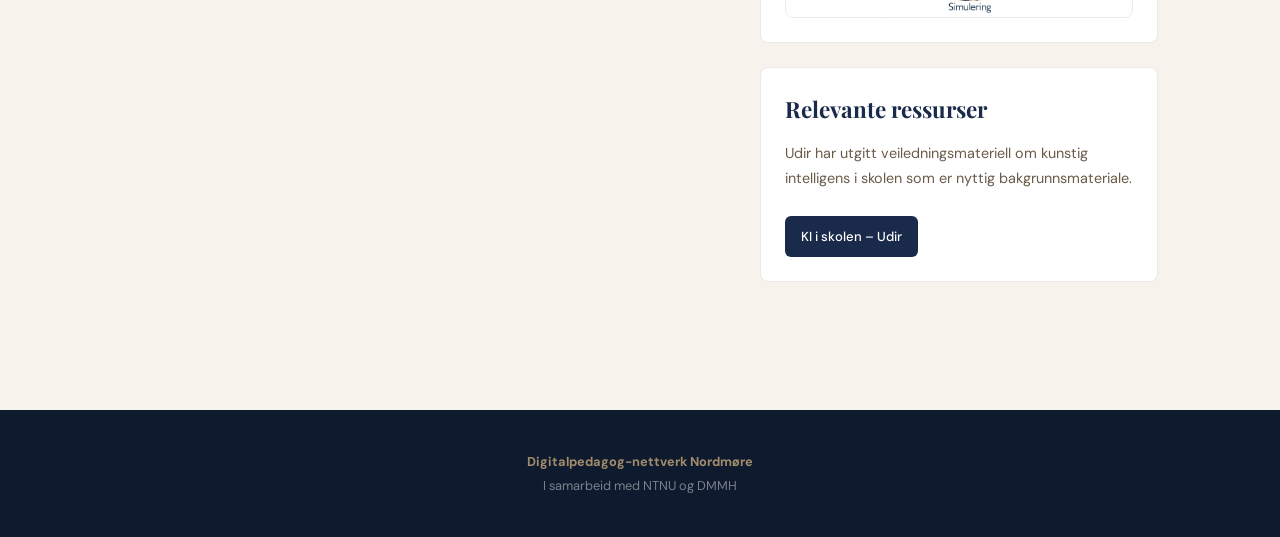
<file: samling-4.html>
<!DOCTYPE html>
<html lang="no">
<head>
<meta charset="UTF-8">
<meta name="viewport" content="width=device-width, initial-scale=1.0">
<title>Dybdedykk i kunstig intelligens · Digitalpedagog-nettverk Nordmøre</title>
<link href="https://fonts.googleapis.com/css2?family=Playfair+Display:ital,wght@0,400;0,700;1,400&family=DM+Sans:wght@300;400;500&display=swap" rel="stylesheet">
<link rel="stylesheet" href="styles.css">
</head>
<body>

<nav>
  <div class="nav-inner">
    <a class="nav-logo" href="index.html">Digitalpedagog Nettverk-Nordmøre</a>
    <ul class="nav-links">
      <li><a href="index.html#om">Om nettverket</a></li>
      <li><a href="index.html#samlinger">Samlinger</a></li>
      <li><a href="index.html#temaer">Temaer</a></li>
      <li><a href="index.html" class="nav-home" title="Til forsiden" aria-label="Til forsiden"><svg xmlns="http://www.w3.org/2000/svg" width="20" height="20" viewBox="0 0 24 24" fill="none" stroke="currentColor" stroke-width="1.8" stroke-linecap="round" stroke-linejoin="round"><path d="M3 9.5L12 3l9 6.5V20a1 1 0 0 1-1 1H5a1 1 0 0 1-1-1V9.5z"/><polyline points="9 21 9 12 15 12 15 21"/></svg></a></li>
    </ul>
  </div>
</nav>

<section class="detail-hero">
  <div class="container">
    <div class="detail-meta">S4 · 4. februar 2026 · Campus DevoldHolmen</div>
    <h1 class="detail-title">Dybdedykk i kunstig intelligens</h1>
    <p class="detail-summary">Samlingen var i sin helhet viet generativ KI og hvordan dette former og utfordrer barnehagens og skolens samfunnsmandat knyttet til danning, lek og læring.</p>
    <div class="taglist">
      <span class="tag">Generativ KI</span>
      <span class="tag">Danning</span>
      <span class="tag">Falsk mestring</span>
      <span class="tag">Epistemisk arbeid</span>
      <span class="tag">Samfunnsmandat</span>
      <span class="tag">KI som orakel vs. dialogpartner</span>
      <span class="tag">KI i barnehage og skole</span>
    </div>
  </div>
</section>

<div class="container">

  <div class="detail-card">
    <h2>Om samlingen</h2>
    <p>Samlingen tok utgangspunkt i generativ KI – altså KI som kan produsere tekst, bilder, lyd og kode basert på instruksjoner fra brukeren. Spørsmålet som ble løftet var ikke bare <em>hva</em> KI kan gjøre, men <em>hva dette betyr</em> for barnehagen og skolens oppdrag: å bidra til barns og elevers danning, identitetsutvikling og evne til kritisk tenkning.</p>
    <p>Et gjennomgående poeng var at ny teknologi ofte først oppfattes som en trussel før den blir en del av kulturen. Skriftspråket og boktrykkerkunsten skapte begge bekymring for hukommelse og informasjonsoverflod i sin tid. Det nye med KI er at den kan delta i selve kunnskapsarbeidet – den kan formulere, strukturere, forklare og vurdere. KI kan åpne verden, men bare hvis barn, elever og ansatte fortsatt får tid og rom til å møte verden selv. <strong>Mennesket må stå i sentrum.</strong></p>
  </div>

  <div class="two-col" style="margin-top: 0;">
    <div class="mini-box" style="background: #eef3f8; border: 1px solid #b8cfe0;">
      <h3 style="color: var(--navy);">Barnehagens hovedspørsmål</h3>
      <p>Ikke: <em>Hvordan kan barn bruke KI for å lære mer effektivt?</em></p>
      <p>Men: <strong>Hvordan kan personalet bruke KI på måter som styrker barns lek, undring, språk, fellesskap og skapende uttrykk?</strong></p>
      <p>KI i barnehagen er først og fremst et støtteverktøy for personalet – ikke en læringsmaskin rettet direkte mot barna.</p>
    </div>
    <div class="mini-box" style="background: #f0f4f0; border: 1px solid #b0c8b0;">
      <h3 style="color: var(--navy);">Skolens hovedspørsmål</h3>
      <p>Ikke: <em>Hvordan kan KI gjøre skolearbeidet raskere?</em></p>
      <p>Men: <strong>Hvordan endrer KI elevenes møte med kunnskap – og hva betyr det å lære, forstå og uttrykke egen kunnskap når KI kan produsere svarene?</strong></p>
      <p>KI utfordrer skolens doble oppdrag: utdanning <em>og</em> danning.</p>
    </div>
  </div>

  <div class="detail-card" style="margin-top: 1.5rem;">
    <h2>Fire pedagogiske kategorier for KI-bruk</h2>
    <p>Samlingen gikk gjennom fire måter KI kan brukes på i pedagogisk arbeid. Tabellen viser hva de betyr i henholdsvis barnehage og skole.</p>
  </div>

  <div class="program-split" style="margin-bottom: 1.5rem;">
    <div class="program-split-header">
      <div>Kategori</div>
      <div>Barnehage</div>
      <div style="color: var(--navy);">Skole</div>
    </div>

    <div class="program-split-row">
      <div class="col-tid" style="font-weight: 600; color: var(--brun);">Interaksjon</div>
      <div class="col-skole">KI kan visualisere dyr, steder eller fenomener barna er opptatt av. Men den voksne må sørge for at KI ikke lukker samtalen med et ferdig svar. Det gode spørsmålet er ikke «Hva sier KI?» – men «Hva tror dere? Hva lurer vi på nå?»</div>
      <div class="col-bhg">KI som dialogpartner kan åpne fagstoffet: eleven stiller oppfølgingsspørsmål, får motargumenter og undersøker alternative perspektiver. Brukt som orakel stopper diskusjonen – brukt som dialogpartner holder den i gang.</div>
    </div>

    <div class="program-split-row">
      <div class="col-tid" style="font-weight: 600; color: var(--brun);">Kommunikasjon</div>
      <div class="col-skole">KI kan støtte flerspråklige barn og familier gjennom oversetting, tale til tekst og bilder. Men et oversatt ord er ikke det samme som en god samtale. Barn trenger voksne som lytter, tolker og bygger felles mening gjennom nærvær og kroppsspråk.</div>
      <div class="col-bhg">KI kan hjelpe elever med språk, struktur og formulering – og bygge ned barrierer for elever som strever. Men læreren må koble ytring til forståelse: eleven må kunne forklare hva teksten betyr og hvilke valg som er gjort.</div>
    </div>

    <div class="program-split-row">
      <div class="col-tid" style="font-weight: 600; color: var(--brun);">Visualisering</div>
      <div class="col-skole">Barn kan beskrive fantasidyr, steder eller figurer, og den voksne bruker KI til å lage bilder barna samtaler videre om. Den voksne bør alltid spørre: «Stemmer dette med det dere tenkte? Hva vil dere endre?» Da blir KI en del av en skapende prosess – ikke en erstatning for barnas idé.</div>
      <div class="col-bhg">Eleven lager sin egen modell eller skisse først – deretter brukes KI som sparringpartner. Til slutt må eleven sammenligne og forklare hvilken modell som best uttrykker forståelsen. Visualisering bør ikke erstatte det krevende tankearbeidet.</div>
    </div>

    <div class="program-split-row">
      <div class="col-tid" style="font-weight: 600; color: var(--brun);">Simulering</div>
      <div class="col-skole">KI-baserte miljøer kan gi barn mulighet til å utforske verdensrommet, havdypet eller historiske tider. Men digitale simuleringer må kobles til fysisk lek og sansing. Barn bør få gå fra skjerm til gulv – fra bilde til kropp og lek.</div>
      <div class="col-bhg">KI kan brukes til å prøve ut hypoteser og konsekvenser i naturfag, samfunnsfag og historie. Simulering gir verdifull erfaring, men krever alltid refleksjon: Hva lærte vi? Hva mangler i simuleringen? Hva ville vært annerledes i virkeligheten?</div>
    </div>
  </div>

  <div class="two-col" style="margin-top: 0;">
    <div class="detail-card" style="margin-bottom: 0;">
      <h2>Barnehagen – undringens vilkår</h2>
      <p>Barn lærer ikke primært gjennom ferdige svar. De lærer gjennom sansing, lek, samtale, kropp, materialer, gjentakelse og felles utforsking. Barn trenger ikke bare svaret på hvorfor snøen smelter – de trenger å ta på snø, se den endre seg og prøve ut egne forklaringer.</p>
      <p>KI må ikke presse barnehagen inn i en skolelogikk der alt skal ha målbare læringsutbytter. Et KI-generert bilde av en skog eller en undervannsverden kan bli starten på rollelek, bygging, tegning eller samtale – men den viktigste læringen skjer når barna tar ideen videre med kropp, materialer og samspill.</p>
      <p>Personalet kan bruke KI til å strukturere refleksjoner, lage idébanker, utvikle foreldreinformasjon og støtte temaarbeid. Men pedagogisk dokumentasjon handler om å undersøke hva barna viser interesse for – KI kan hjelpe med formulering, men personalet må eie tolkningen.</p>
      <p>Barnehagen må også være særlig varsom med <strong>personvern</strong>: ikke legg inn navn, bilder eller sensitive opplysninger om enkeltbarn i åpne KI-verktøy.</p>
    </div>
    <div class="detail-card" style="margin-bottom: 0;">
      <h2>Skolen – falsk mestring og epistemisk arbeid</h2>
      <p>Et sentralt begrep var <strong>falsk mestring</strong>: at eleven opplever å ha gjort noe, lært noe, forstått noe – uten at det egentlig har skjedd. KI kan gi eleven et svar uten at eleven har vært gjennom prosessen som gjør svaret meningsfullt.</p>
      <p><strong>Epistemisk arbeid</strong> er det arbeidet vi gjør når vi faktisk tilegner oss kunnskap: når vi strever, prøver, feiler, tenker og forstår. Når KI gjør dette arbeidet for eleven, forsvinner grunnlaget for ekte læring – jf. Deweys poeng om at det ikke er nok å gjøre noe, man må tenke over erfaringen.</p>
      <p>To praktiske grep: <strong>Synliggjør prosessen</strong> – elevene bør forklare hva de spurte KI om, hva de valgte å bruke, og hva de forkastet. <strong>Skap formativ friksjon</strong> – oppgaver som ikke kan løses godt ved å lime inn et KI-svar, men som krever tolkning, eget ståsted og kobling til konkrete erfaringer i klassen.</p>
      <p>Læringsanalyse og vurdering kan støttes av KI, men lærerens profesjonelle skjønn er uerstattelig. KI ser ikke eleven – den kjenner ikke relasjonen, dagsformen eller livssituasjonen.</p>
    </div>
  </div>

  <div class="detail-grid" style="margin-top: 1.5rem;">
    <div>
      <div class="prompt-card">
        <h2>Refleksjonsspørsmål</h2>
        <ul class="question-list">
          <li>Når bruker vi KI på måter som styrker barns og elevers tenkning og uttrykk – og når erstatter vi dem?</li>
          <li>Stiller vi spørsmålene «Hva tror dere?» og «Hva lurer vi på nå?» – eller overlater vi spørsmålsstillingen til KI?</li>
          <li>Bruker vi KI som orakel eller som dialogpartner – og hva ønsker vi?</li>
          <li>Hva er tegn på at et barn eller en elev opplever falsk mestring i møte med KI?</li>
          <li>Hvordan kan vi bruke KI slik at lek, undring og epistemisk arbeid fortsatt får rom?</li>
          <li>Når er menneskelig dialog, nærvær og relasjon uerstattelig – i barnehagen og i skolen?</li>
        </ul>
      </div>

      <div class="two-col">
        <div class="mini-box">
          <h3>Barnehage – essensen</h3>
          <p>KI må underordnes barnehagens verdier. Lek, relasjon, kropp, sansing, medvirkning og fellesskap kommer først. Barn skal ikke tilpasses teknologien – teknologien må tilpasses barnehagens pedagogikk.</p>
          <ul class="question-list">
            <li>Bygger KI-bruken vår på det barna faktisk er opptatt av?</li>
            <li>Gir det rom for barns medvirkning og egne uttrykk?</li>
            <li>Ivaretar vi personvernet i møte med åpne KI-verktøy?</li>
          </ul>
        </div>
        <div class="mini-box">
          <h3>Skole – essensen</h3>
          <p>KI må ikke innføres som en teknisk snarvei, men som en pedagogisk og didaktisk utfordring. Utvikle et felles språk der lærere og elever kan snakke ærlig om bruk, misbruk og muligheter.</p>
          <ul class="question-list">
            <li>Hvilke oppgaver krever at eleven faktisk eier forståelsen?</li>
            <li>Synliggjør vi prosessen – ikke bare sluttproduktet?</li>
            <li>Hvordan vurderer vi læring når KI kan produsere svarene?</li>
          </ul>
        </div>
      </div>
    </div>

    <aside>
      <div class="image-card">
        <h2>KI som del av barnehagekulturen</h2>
        <p>Illustrasjonen viser ulike måter KI kan inngå i barnehagens hverdagsliv og profesjonspraksis: pedagogisk iscenesetting, interaksjon, kommunikasjon, simulering, visualisering, inkluderende fellesskap, administrativ støtte og profesjonsfaglig deling.</p>
        <div class="pfdk-image-wrap">
          <a href="https://mariannletnes.github.io/genkiibarnehagen/" target="_blank" rel="noopener noreferrer">
            <img src="ki_barnehagekultur.png" alt="KI som en del av barnehagekulturen – åtte bruksområder illustrert" class="pfdk-image">
          </a>
        </div>
        <a class="resource-link" href="https://mariannletnes.github.io/genkiibarnehagen/" target="_blank" rel="noopener noreferrer">Utforsk GenKI i barnehagen →</a>
      </div>

      <div class="image-card">
        <h2>KI i læringsdesign</h2>
        <p>Hva skjer når kunstig intelligens anvendes som ressurs i læringsdesign? Illustrasjonen viser kategorier som interaksjon, kommunikasjon, simulering, visualisering, vurdering og læringsanalyse.</p>
        <div class="pfdk-image-wrap">
          <img src="ki_ilaeringsdesign.png" alt="KI i læringsdesign – kategorier for bruk av KI som ressurs i skolen" class="pfdk-image">
        </div>
      </div>

      <div class="image-card">
        <h2>Relevante ressurser</h2>
        <p>Udir har utgitt veiledningsmateriell om kunstig intelligens i skolen som er nyttig bakgrunnsmateriale.</p>
        <a class="resource-link" href="https://www.udir.no/kvalitet-og-kompetanse/digitalisering-skole/kunstig-intelligens-ki-i-skolen/" target="_blank" rel="noopener noreferrer">KI i skolen – Udir</a>
      </div>
    </aside>
  </div>

</div>

<footer>
  <strong>Digitalpedagog-nettverk Nordmøre</strong><br>
  I samarbeid med NTNU og DMMH
</footer>

</body>
</html>
</file>
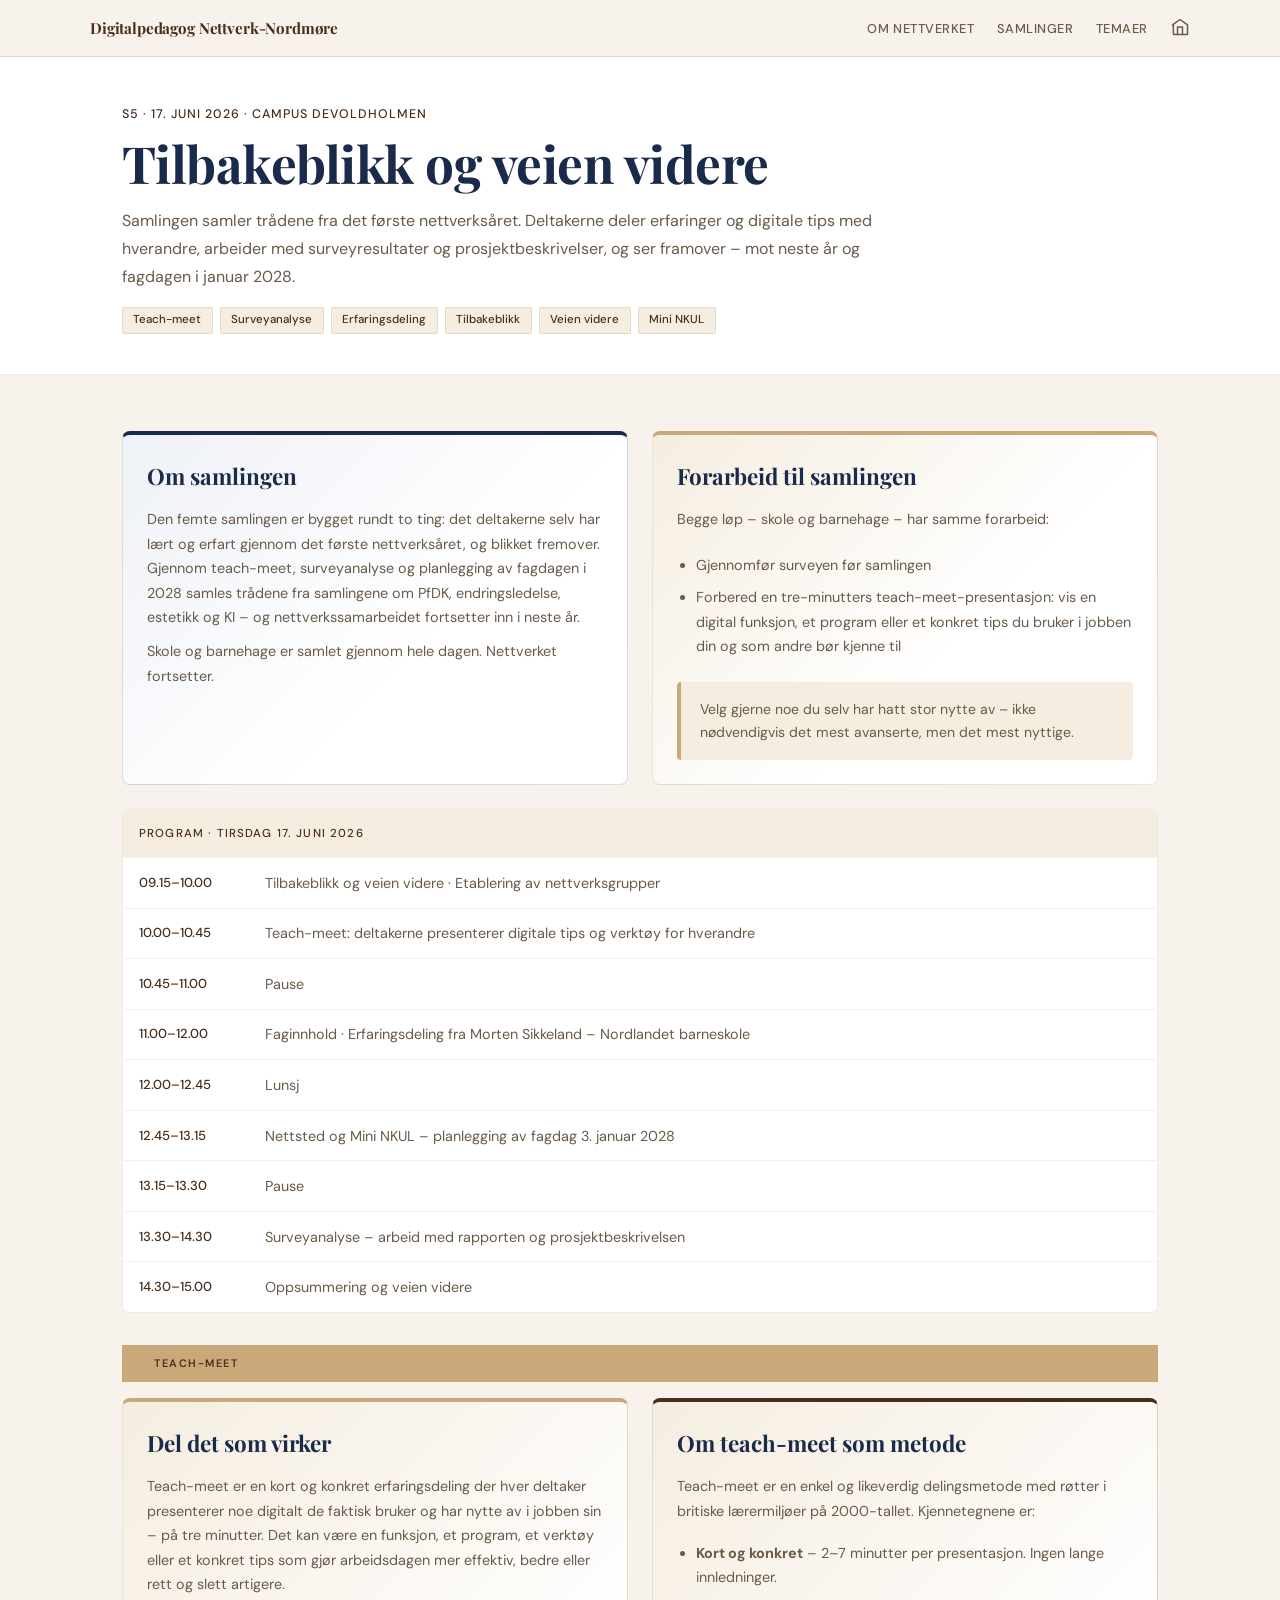
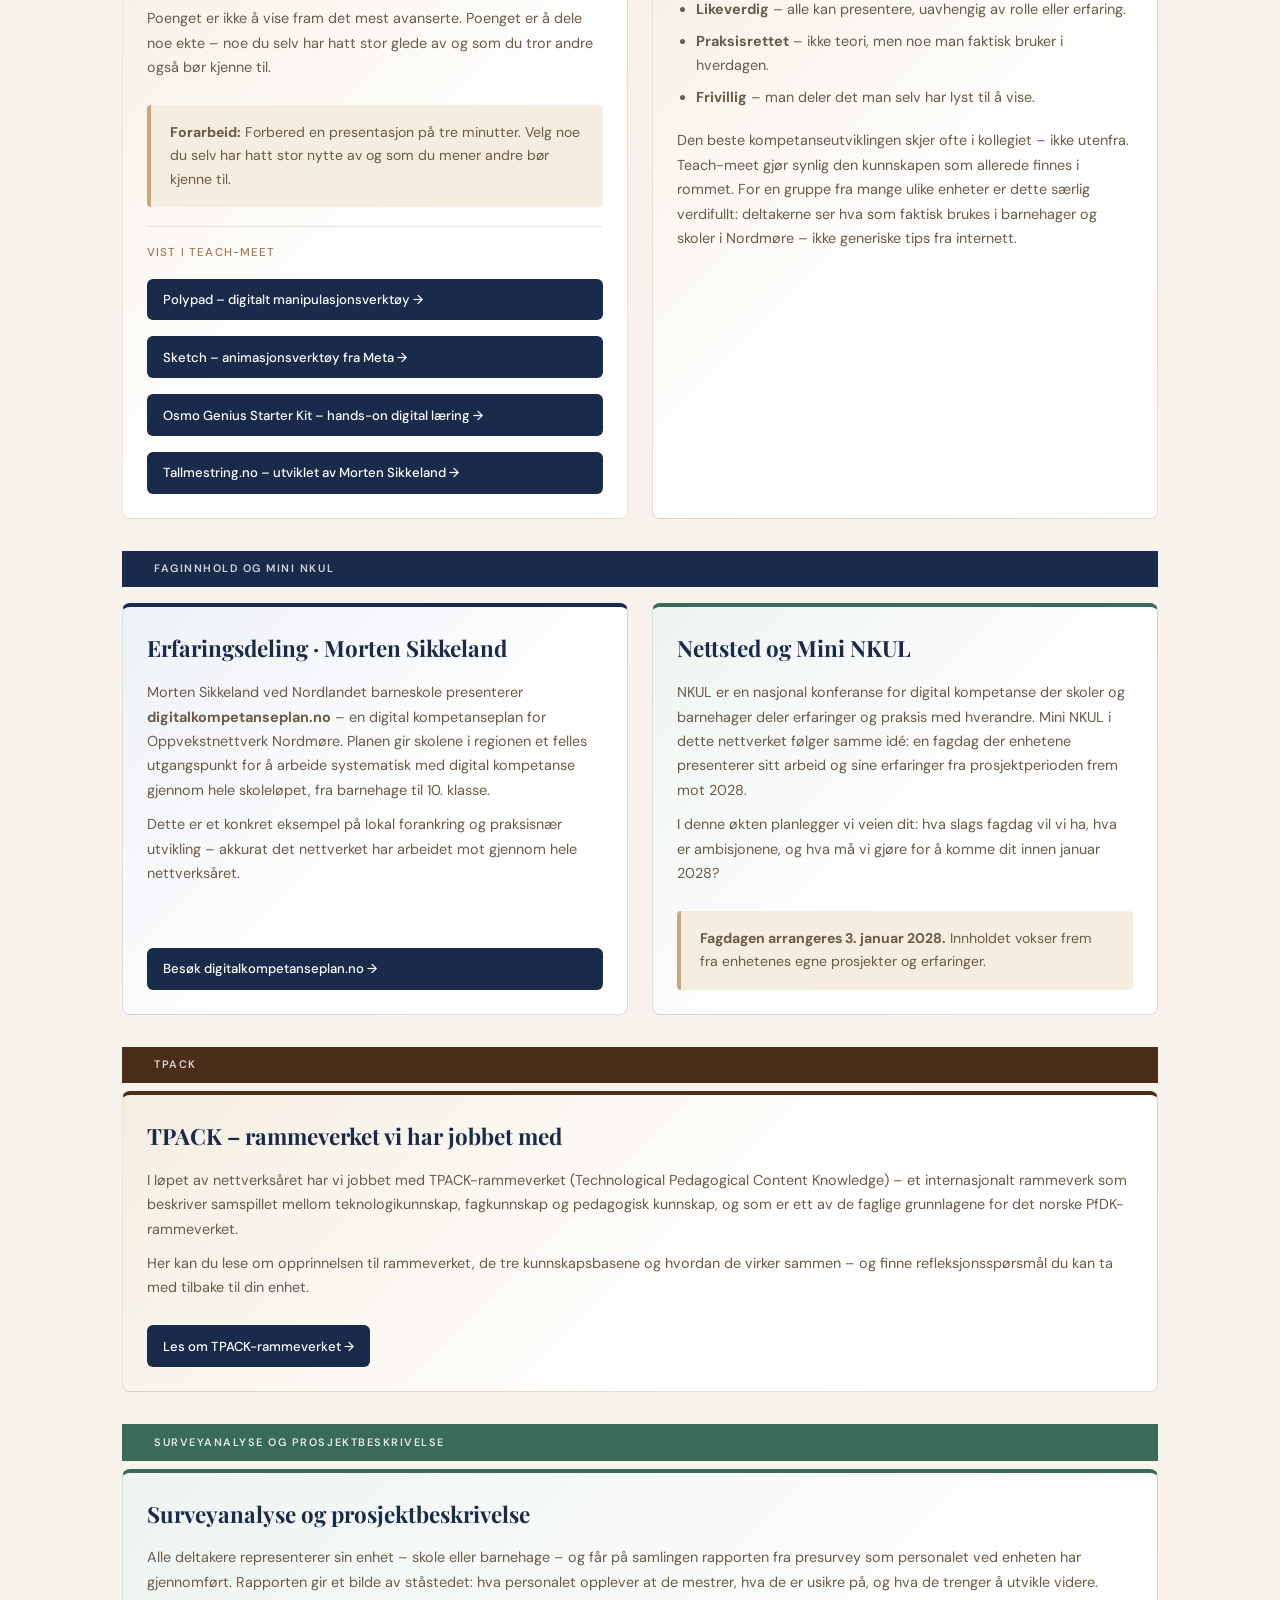
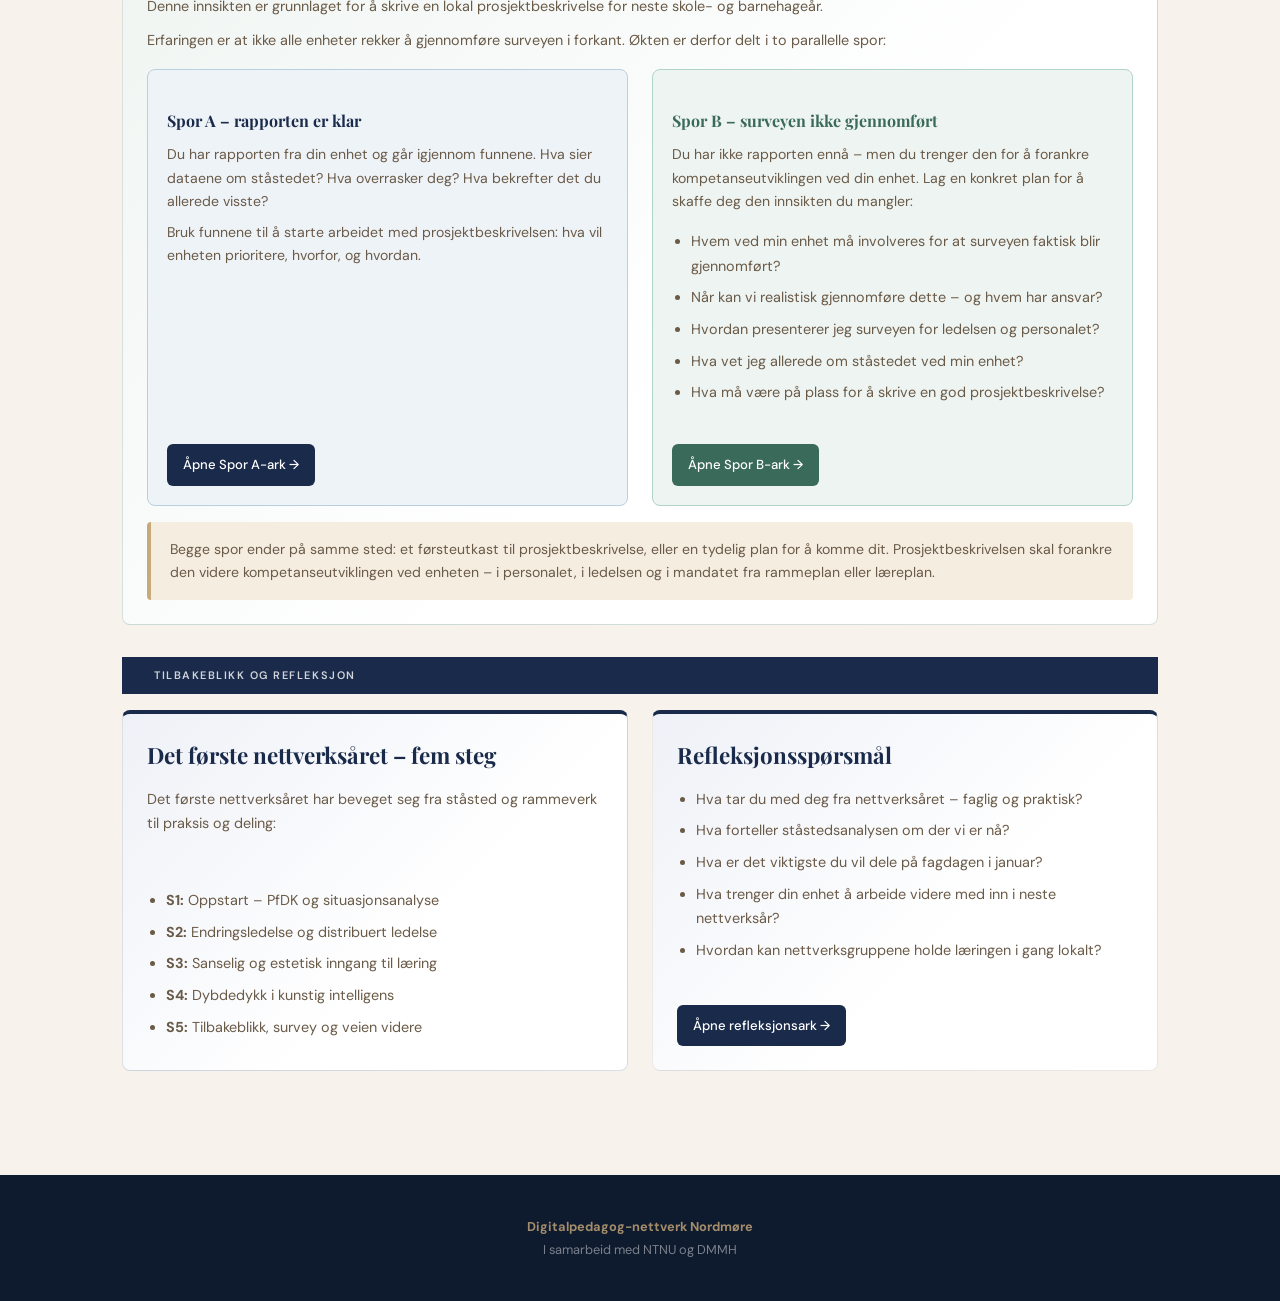
<file: samling-5.html>
<!DOCTYPE html>
<html lang="no">
<head>
<meta charset="UTF-8">
<meta name="viewport" content="width=device-width, initial-scale=1.0">
<title>Tilbakeblikk og veien videre · Digitalpedagog-nettverk Nordmøre</title>
<link href="https://fonts.googleapis.com/css2?family=Playfair+Display:ital,wght@0,400;0,700;1,400&family=DM+Sans:wght@300;400;500&display=swap" rel="stylesheet">
<link rel="stylesheet" href="styles.css">
<style>
  /* Fargesatte kortvarianter */
  .kort-sand {
    background: linear-gradient(135deg, #f5ede0 0%, #fff 60%);
    border-top: 4px solid var(--sand);
    border: 1px solid rgba(200,169,122,0.3);
    border-top: 4px solid var(--sand);
  }
  .kort-navy {
    background: linear-gradient(135deg, #eef1f7 0%, #fff 60%);
    border: 1px solid rgba(26,42,74,0.15);
    border-top: 4px solid var(--navy);
  }
  .kort-gronn {
    background: linear-gradient(135deg, #eef4f1 0%, #fff 60%);
    border: 1px solid rgba(58,106,90,0.2);
    border-top: 4px solid var(--gronn);
  }
  .kort-brun {
    background: linear-gradient(135deg, #f5ede0 0%, #fff 60%);
    border: 1px solid rgba(74,46,26,0.15);
    border-top: 4px solid var(--brun);
  }

  /* Two-col med jevn høyde */
  .two-col-stretch {
    display: grid;
    grid-template-columns: 1fr 1fr;
    gap: 1.5rem;
    margin-top: 1rem;
    align-items: stretch;
  }
  .two-col-stretch > * {
    margin-bottom: 0 !important;
    display: flex;
    flex-direction: column;
  }
  .two-col-stretch .detail-card p:last-of-type,
  .two-col-stretch .detail-card ul:last-child {
    flex: 1;
  }

  /* Farget seksjonsstripe */
  .seksjon-stripe {
    padding: 0.6rem 2rem;
    font-size: 0.68rem;
    font-weight: 600;
    letter-spacing: 0.14em;
    text-transform: uppercase;
    margin: 2rem 0 0.5rem;
  }
  .stripe-sand { background: var(--sand); color: var(--brun); }
  .stripe-navy { background: var(--navy); color: rgba(255,255,255,0.8); }
  .stripe-gronn { background: var(--gronn); color: rgba(255,255,255,0.85); }
  .stripe-brun { background: var(--brun); color: rgba(255,255,255,0.8); }

  @media (max-width: 800px) {
    .two-col-stretch { grid-template-columns: 1fr; }
  }
</style>
</head>
<body>

<nav>
  <div class="nav-inner">
    <a class="nav-logo" href="index.html">Digitalpedagog Nettverk-Nordmøre</a>
    <ul class="nav-links">
      <li><a href="index.html#om">Om nettverket</a></li>
      <li><a href="index.html#samlinger">Samlinger</a></li>
      <li><a href="index.html#temaer">Temaer</a></li>
      <li><a href="index.html" class="nav-home" title="Til forsiden" aria-label="Til forsiden"><svg xmlns="http://www.w3.org/2000/svg" width="20" height="20" viewBox="0 0 24 24" fill="none" stroke="currentColor" stroke-width="1.8" stroke-linecap="round" stroke-linejoin="round"><path d="M3 9.5L12 3l9 6.5V20a1 1 0 0 1-1 1H5a1 1 0 0 1-1-1V9.5z"/><polyline points="9 21 9 12 15 12 15 21"/></svg></a></li>
    </ul>
  </div>
</nav>

<section class="detail-hero">
  <div class="container">
    <div class="detail-meta">S5 · 17. juni 2026 · Campus DevoldHolmen</div>
    <h1 class="detail-title">Tilbakeblikk og veien videre</h1>
    <p class="detail-summary">Samlingen samler trådene fra det første nettverksåret. Deltakerne deler erfaringer og digitale tips med hverandre, arbeider med surveyresultater og prosjektbeskrivelser, og ser framover – mot neste år og fagdagen i januar 2028.</p>
    <div class="taglist">
      <span class="tag">Teach-meet</span>
      <span class="tag">Surveyanalyse</span>
      <span class="tag">Erfaringsdeling</span>
      <span class="tag">Tilbakeblikk</span>
      <span class="tag">Veien videre</span>
      <span class="tag">Mini NKUL</span>
    </div>
  </div>
</section>

<div class="container">

  <div class="two-col-stretch" style="margin-top: 0;">
    <div class="detail-card kort-navy">
      <h2>Om samlingen</h2>
      <p>Den femte samlingen er bygget rundt to ting: det deltakerne selv har lært og erfart gjennom det første nettverksåret, og blikket fremover. Gjennom teach-meet, surveyanalyse og planlegging av fagdagen i 2028 samles trådene fra samlingene om PfDK, endringsledelse, estetikk og KI – og nettverkssamarbeidet fortsetter inn i neste år.</p>
      <p>Skole og barnehage er samlet gjennom hele dagen. Nettverket fortsetter.</p>
    </div>
    <div class="detail-card kort-sand">
      <h2>Forarbeid til samlingen</h2>
      <p>Begge løp – skole og barnehage – har samme forarbeid:</p>
      <ul class="question-list" style="margin-top: 0.75rem;">
        <li>Gjennomfør surveyen før samlingen</li>
        <li>Forbered en tre-minutters teach-meet-presentasjon: vis en digital funksjon, et program eller et konkret tips du bruker i jobben din og som andre bør kjenne til</li>
      </ul>
      <div class="note-box" style="margin-top: 1rem;">
        Velg gjerne noe du selv har hatt stor nytte av – ikke nødvendigvis det mest avanserte, men det mest nyttige.
      </div>
    </div>
  </div>

  <!-- Program -->
  <div class="program" style="margin-top: 1.5rem; margin-bottom: 0;">
    <div class="program-header">Program · Tirsdag 17. juni 2026</div>
    <div class="program-row"><div class="program-time">09.15–10.00</div><div class="program-text">Tilbakeblikk og veien videre · Etablering av nettverksgrupper</div></div>
    <div class="program-row"><div class="program-time">10.00–10.45</div><div class="program-text">Teach-meet: deltakerne presenterer digitale tips og verktøy for hverandre</div></div>
    <div class="program-row"><div class="program-time">10.45–11.00</div><div class="program-text">Pause</div></div>
    <div class="program-row"><div class="program-time">11.00–12.00</div><div class="program-text">Faginnhold · Erfaringsdeling fra Morten Sikkeland – Nordlandet barneskole</div></div>
    <div class="program-row"><div class="program-time">12.00–12.45</div><div class="program-text">Lunsj</div></div>
    <div class="program-row"><div class="program-time">12.45–13.15</div><div class="program-text">Nettsted og Mini NKUL – planlegging av fagdag 3. januar 2028</div></div>
    <div class="program-row"><div class="program-time">13.15–13.30</div><div class="program-text">Pause</div></div>
    <div class="program-row"><div class="program-time">13.30–14.30</div><div class="program-text">Surveyanalyse – arbeid med rapporten og prosjektbeskrivelsen</div></div>
    <div class="program-row"><div class="program-time">14.30–15.00</div><div class="program-text">Oppsummering og veien videre</div></div>
  </div>

  <!-- TEACH-MEET -->
  <div class="seksjon-stripe stripe-sand">Teach-meet</div>
  <div class="two-col-stretch">
    <div class="detail-card kort-sand">
      <h2>Del det som virker</h2>
      <p>Teach-meet er en kort og konkret erfaringsdeling der hver deltaker presenterer noe digitalt de faktisk bruker og har nytte av i jobben sin – på tre minutter. Det kan være en funksjon, et program, et verktøy eller et konkret tips som gjør arbeidsdagen mer effektiv, bedre eller rett og slett artigere.</p>
      <p>Poenget er ikke å vise fram det mest avanserte. Poenget er å dele noe ekte – noe du selv har hatt stor glede av og som du tror andre også bør kjenne til.</p>
      <div class="note-box" style="margin-top: 1rem;">
        <strong>Forarbeid:</strong> Forbered en presentasjon på tre minutter. Velg noe du selv har hatt stor nytte av og som du mener andre bør kjenne til.
      </div>
      <div style="margin-top: 1.2rem; padding-top: 1rem; border-top: 1px solid rgba(74,46,26,0.1);">
        <p style="font-size: 0.72rem; font-weight: 500; letter-spacing: 0.1em; text-transform: uppercase; color: var(--brun-lys); margin-bottom: 0.6rem;">Vist i teach-meet</p>
        <a class="resource-link" href="https://polypad.amplify.com/p" target="_blank" rel="noopener noreferrer" style="display: block; margin-bottom: 0.5rem;">Polypad – digitalt manipulasjonsverktøy →</a>
        <a class="resource-link" href="https://sketch.metademolab.com" target="_blank" rel="noopener noreferrer" style="display: block; margin-bottom: 0.5rem;">Sketch – animasjonsverktøy fra Meta →</a>
        <a class="resource-link" href="https://www.playosmo.com/products/genius-starter-kit" target="_blank" rel="noopener noreferrer" style="display: block; margin-bottom: 0.5rem;">Osmo Genius Starter Kit – hands-on digital læring →</a>
        <a class="resource-link" href="https://www.tallmestring.no" target="_blank" rel="noopener noreferrer" style="display: block;">Tallmestring.no – utviklet av Morten Sikkeland →</a>
      </div>
    </div>
    <div class="detail-card kort-brun">
      <h2>Om teach-meet som metode</h2>
      <p>Teach-meet er en enkel og likeverdig delingsmetode med røtter i britiske lærermiljøer på 2000-tallet. Kjennetegnene er:</p>
      <ul class="question-list" style="margin-top: 0.5rem;">
        <li><strong>Kort og konkret</strong> – 2–7 minutter per presentasjon. Ingen lange innledninger.</li>
        <li><strong>Likeverdig</strong> – alle kan presentere, uavhengig av rolle eller erfaring.</li>
        <li><strong>Praksisrettet</strong> – ikke teori, men noe man faktisk bruker i hverdagen.</li>
        <li><strong>Frivillig</strong> – man deler det man selv har lyst til å vise.</li>
      </ul>
      <p style="margin-top: 0.75rem;">Den beste kompetanseutviklingen skjer ofte i kollegiet – ikke utenfra. Teach-meet gjør synlig den kunnskapen som allerede finnes i rommet. For en gruppe fra mange ulike enheter er dette særlig verdifullt: deltakerne ser hva som faktisk brukes i barnehager og skoler i Nordmøre – ikke generiske tips fra internett.</p>
    </div>
  </div>

  <!-- FAGINNHOLD OG MINI NKUL -->
  <div class="seksjon-stripe stripe-navy">Faginnhold og Mini NKUL</div>
  <div class="two-col-stretch">
    <div class="detail-card kort-navy">
      <h2>Erfaringsdeling · Morten Sikkeland</h2>
      <p>Morten Sikkeland ved Nordlandet barneskole presenterer <strong>digitalkompetanseplan.no</strong> – en digital kompetanseplan for Oppvekstnettverk Nordmøre. Planen gir skolene i regionen et felles utgangspunkt for å arbeide systematisk med digital kompetanse gjennom hele skoleløpet, fra barnehage til 10. klasse.</p>
      <p>Dette er et konkret eksempel på lokal forankring og praksisnær utvikling – akkurat det nettverket har arbeidet mot gjennom hele nettverksåret.</p>
      <a class="resource-link" href="https://www.digitalkompetanseplan.no/index.html" target="_blank" rel="noopener noreferrer" style="margin-top: auto; margin-top: 1rem; display: inline-block;">Besøk digitalkompetanseplan.no →</a>
    </div>
    <div class="detail-card kort-gronn">
      <h2>Nettsted og Mini NKUL</h2>
      <p>NKUL er en nasjonal konferanse for digital kompetanse der skoler og barnehager deler erfaringer og praksis med hverandre. Mini NKUL i dette nettverket følger samme idé: en fagdag der enhetene presenterer sitt arbeid og sine erfaringer fra prosjektperioden frem mot 2028.</p>
      <p>I denne økten planlegger vi veien dit: hva slags fagdag vil vi ha, hva er ambisjonene, og hva må vi gjøre for å komme dit innen januar 2028?</p>
      <div class="note-box" style="margin-top: 1rem;">
        <strong>Fagdagen arrangeres 3. januar 2028.</strong> Innholdet vokser frem fra enhetenes egne prosjekter og erfaringer.
      </div>
    </div>
  </div>

  <!-- TPACK -->
  <div class="seksjon-stripe stripe-brun">TPACK</div>
  <div class="detail-card kort-brun">
    <h2>TPACK – rammeverket vi har jobbet med</h2>
    <p>I løpet av nettverksåret har vi jobbet med TPACK-rammeverket (Technological Pedagogical Content Knowledge) – et internasjonalt rammeverk som beskriver samspillet mellom teknologikunnskap, fagkunnskap og pedagogisk kunnskap, og som er ett av de faglige grunnlagene for det norske PfDK-rammeverket.</p>
    <p>Her kan du lese om opprinnelsen til rammeverket, de tre kunnskapsbasene og hvordan de virker sammen – og finne refleksjonsspørsmål du kan ta med tilbake til din enhet.</p>
    <a class="resource-link" href="tpack.html">Les om TPACK-rammeverket →</a>
  </div>

  <!-- SURVEY -->
  <div class="seksjon-stripe stripe-gronn">Surveyanalyse og prosjektbeskrivelse</div>
  <div class="detail-card kort-gronn">
    <h2>Surveyanalyse og prosjektbeskrivelse</h2>
    <p>Alle deltakere representerer sin enhet – skole eller barnehage – og får på samlingen rapporten fra presurvey som personalet ved enheten har gjennomført. Rapporten gir et bilde av ståstedet: hva personalet opplever at de mestrer, hva de er usikre på, og hva de trenger å utvikle videre. Denne innsikten er grunnlaget for å skrive en lokal prosjektbeskrivelse for neste skole- og barnehageår.</p>
    <p>Erfaringen er at ikke alle enheter rekker å gjennomføre surveyen i forkant. Økten er derfor delt i to parallelle spor:</p>

    <div class="two-col-stretch" style="margin-top: 1rem;">
      <div class="mini-box" style="background: #eef3f8; border-color: #b8cfe0; display: flex; flex-direction: column;">
        <h3 style="color: var(--navy);">Spor A – rapporten er klar</h3>
        <p>Du har rapporten fra din enhet og går igjennom funnene. Hva sier dataene om ståstedet? Hva overrasker deg? Hva bekrefter det du allerede visste?</p>
        <p>Bruk funnene til å starte arbeidet med prosjektbeskrivelsen: hva vil enheten prioritere, hvorfor, og hvordan.</p>
        <div style="margin-top: auto; padding-top: 1rem;">
          <a class="resource-link" href="spora-samling5.html" target="_blank">Åpne Spor A-ark →</a>
        </div>
      </div>
      <div class="mini-box" style="background: #eef4f1; border-color: #b0d4c4; display: flex; flex-direction: column;">
        <h3 style="color: var(--gronn);">Spor B – surveyen ikke gjennomført</h3>
        <p>Du har ikke rapporten ennå – men du trenger den for å forankre kompetanseutviklingen ved din enhet. Lag en konkret plan for å skaffe deg den innsikten du mangler:</p>
        <ul class="question-list" style="margin-top: 0.5rem;">
          <li>Hvem ved min enhet må involveres for at surveyen faktisk blir gjennomført?</li>
          <li>Når kan vi realistisk gjennomføre dette – og hvem har ansvar?</li>
          <li>Hvordan presenterer jeg surveyen for ledelsen og personalet?</li>
          <li>Hva vet jeg allerede om ståstedet ved min enhet?</li>
          <li>Hva må være på plass for å skrive en god prosjektbeskrivelse?</li>
        </ul>
        <div style="margin-top: auto; padding-top: 1rem;">
          <a class="resource-link" href="sporb-samling5.html" target="_blank" style="background: var(--gronn);">Åpne Spor B-ark →</a>
        </div>
      </div>
    </div>
    <div class="note-box" style="margin-top: 1rem;">
      Begge spor ender på samme sted: et førsteutkast til prosjektbeskrivelse, eller en tydelig plan for å komme dit. Prosjektbeskrivelsen skal forankre den videre kompetanseutviklingen ved enheten – i personalet, i ledelsen og i mandatet fra rammeplan eller læreplan.
    </div>
  </div>

  <!-- NETTVERKSÅRET OG REFLEKSJON -->
  <div class="seksjon-stripe stripe-navy">Tilbakeblikk og refleksjon</div>
  <div class="two-col-stretch">
    <div class="detail-card kort-navy">
      <h2>Det første nettverksåret – fem steg</h2>
      <p>Det første nettverksåret har beveget seg fra ståsted og rammeverk til praksis og deling:</p>
      <ul class="question-list" style="margin-top: 0.5rem;">
        <li><strong>S1:</strong> Oppstart – PfDK og situasjonsanalyse</li>
        <li><strong>S2:</strong> Endringsledelse og distribuert ledelse</li>
        <li><strong>S3:</strong> Sanselig og estetisk inngang til læring</li>
        <li><strong>S4:</strong> Dybdedykk i kunstig intelligens</li>
        <li><strong>S5:</strong> Tilbakeblikk, survey og veien videre</li>
      </ul>
    </div>
    <div class="prompt-card" style="margin-bottom: 0; background: linear-gradient(135deg, #eef1f7 0%, #fff 60%); border-top: 4px solid var(--navy);">
      <h2>Refleksjonsspørsmål</h2>
      <ul class="question-list">
        <li>Hva tar du med deg fra nettverksåret – faglig og praktisk?</li>
        <li>Hva forteller ståstedsanalysen om der vi er nå?</li>
        <li>Hva er det viktigste du vil dele på fagdagen i januar?</li>
        <li>Hva trenger din enhet å arbeide videre med inn i neste nettverksår?</li>
        <li>Hvordan kan nettverksgruppene holde læringen i gang lokalt?</li>
      </ul>
      <div style="margin-top: 1.2rem;">
        <a class="resource-link" href="refleksjon-samling5.html" target="_blank">Åpne refleksjonsark →</a>
      </div>
    </div>
  </div>

</div>

<footer>
  <strong>Digitalpedagog-nettverk Nordmøre</strong><br>
  I samarbeid med NTNU og DMMH
</footer>

</body>
</html>
</file>
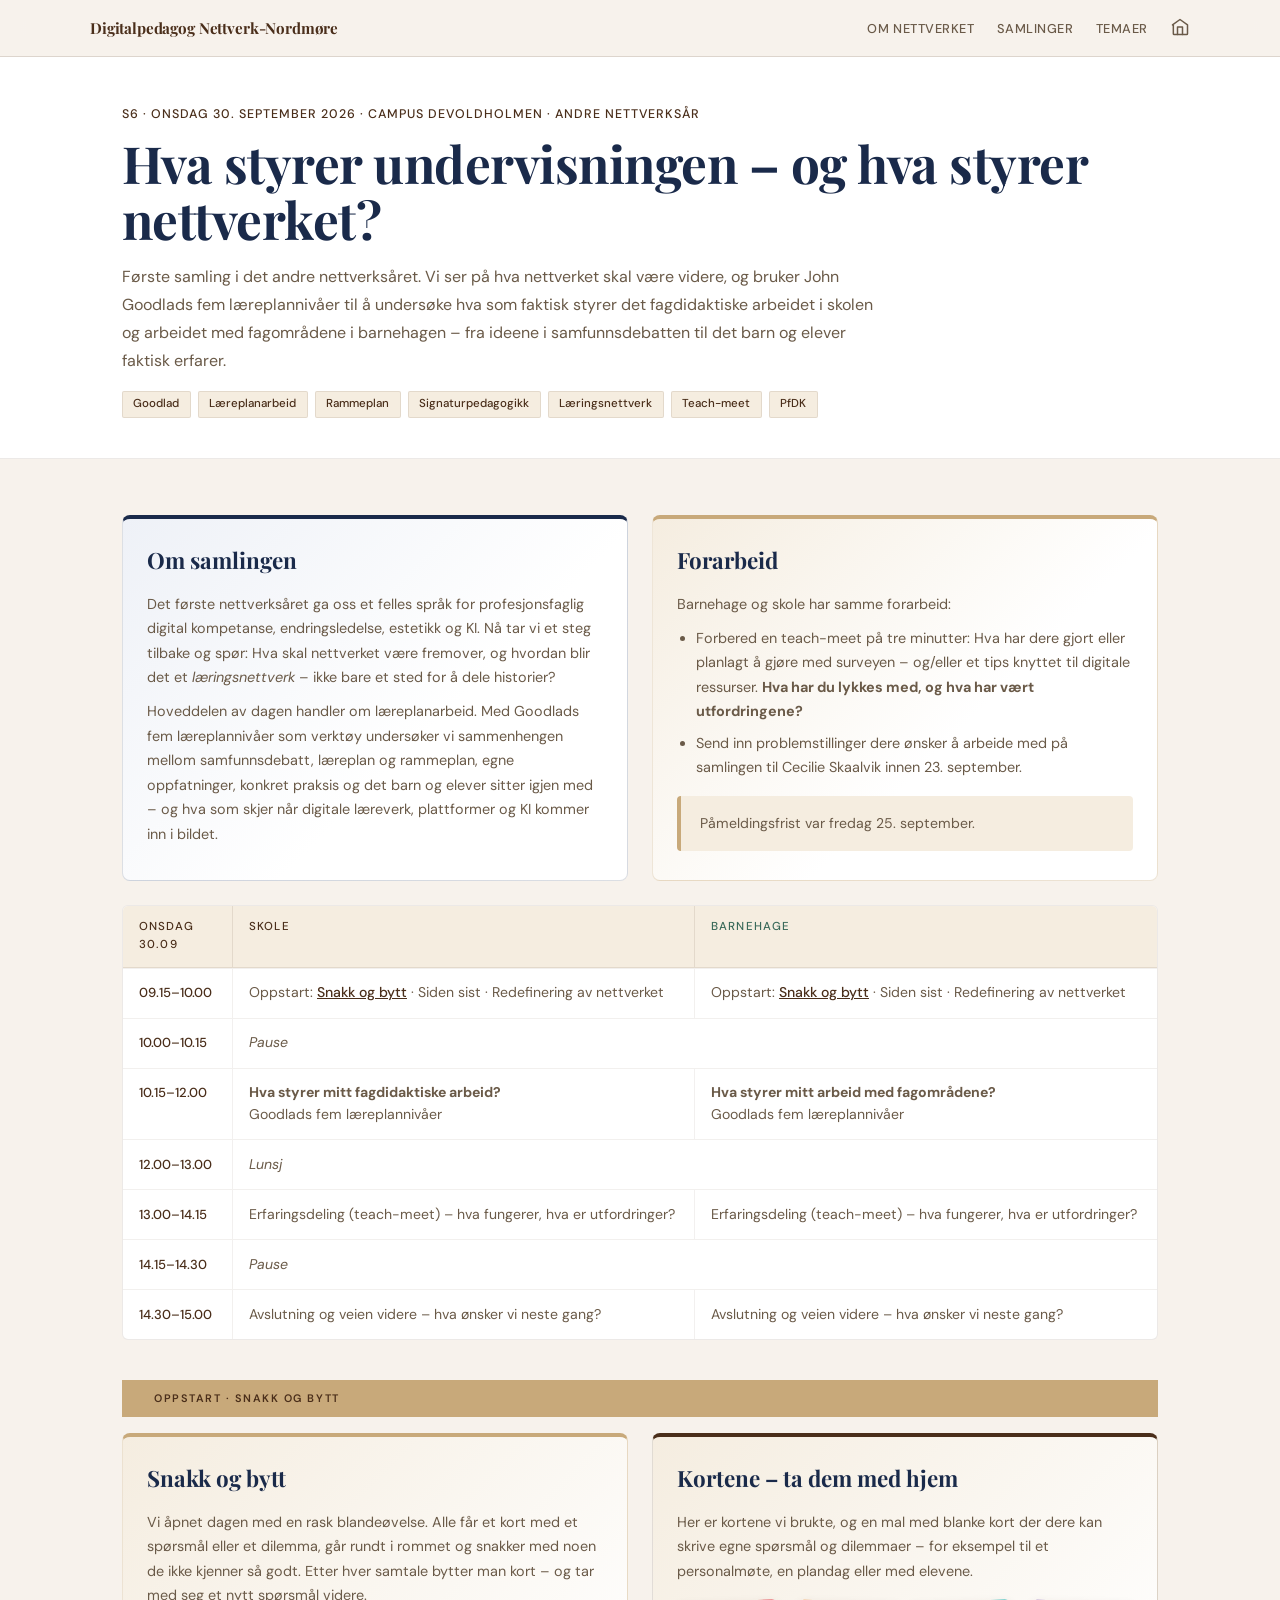
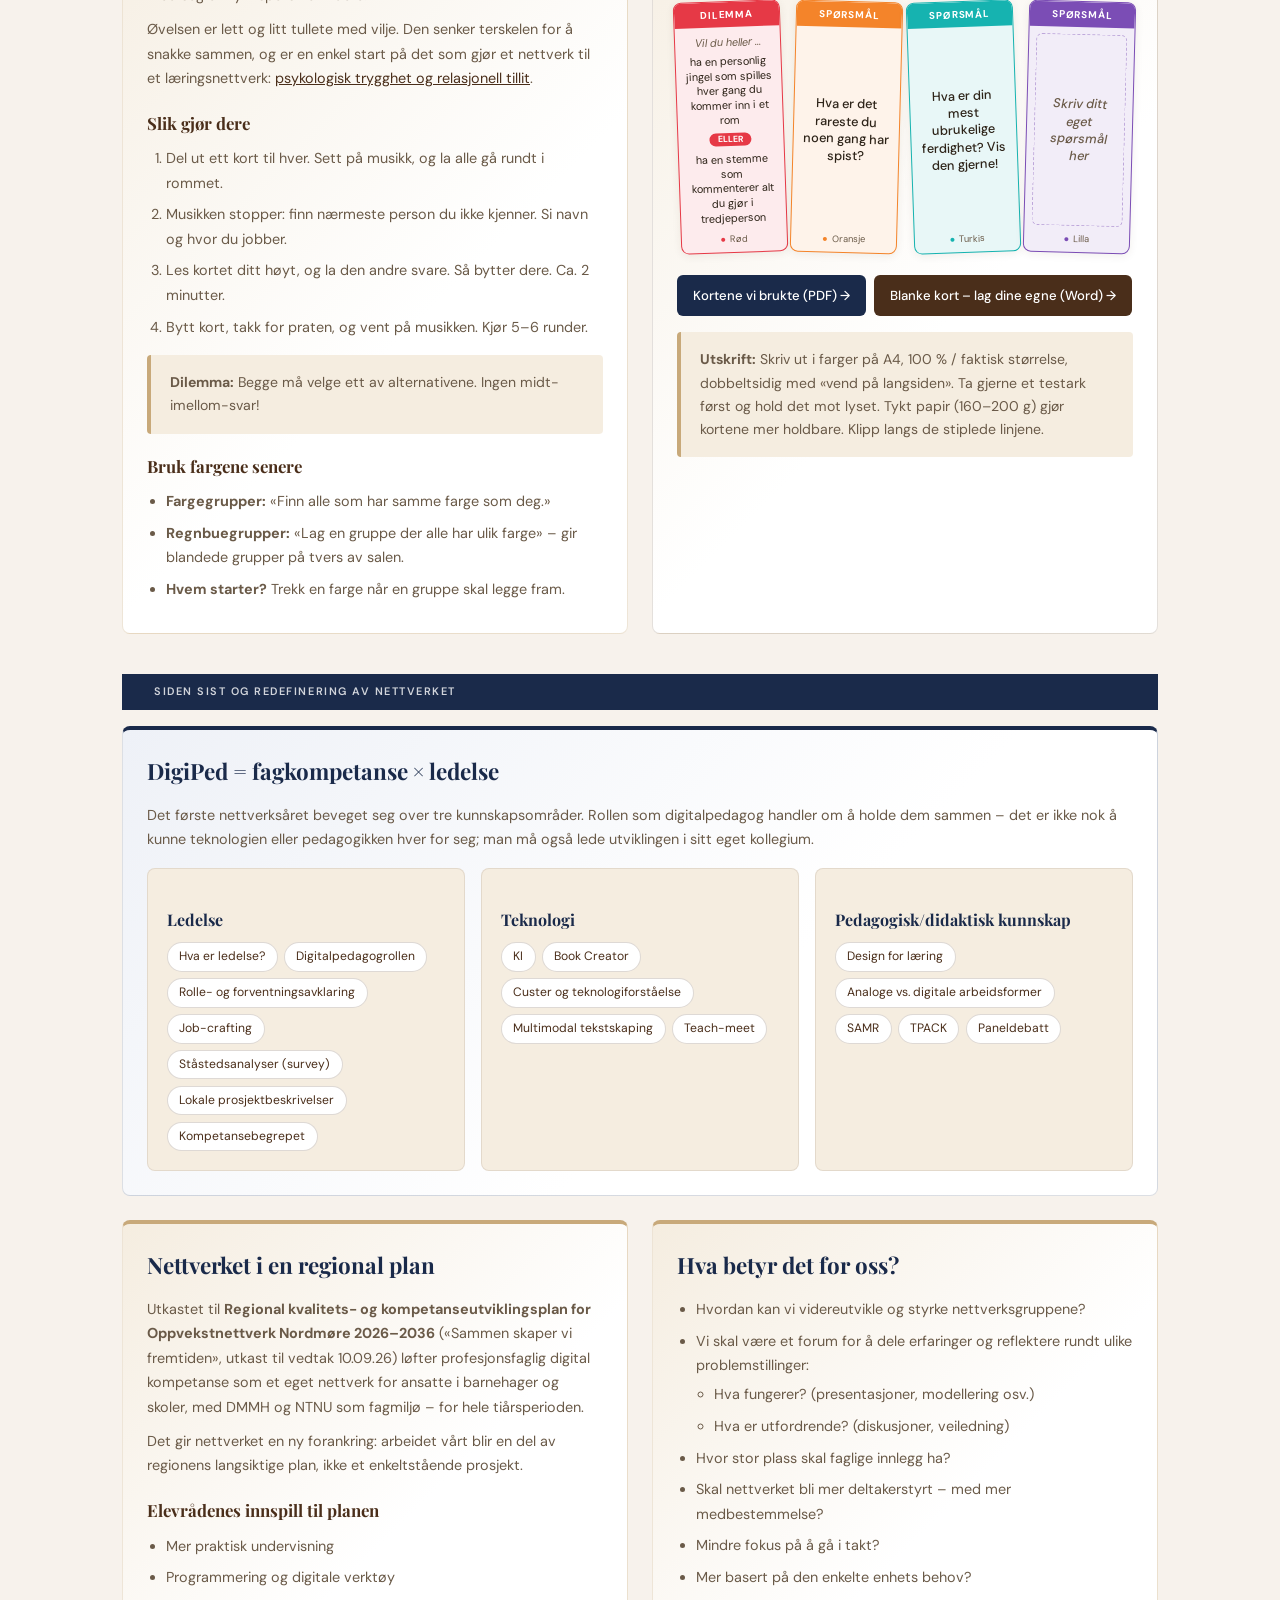
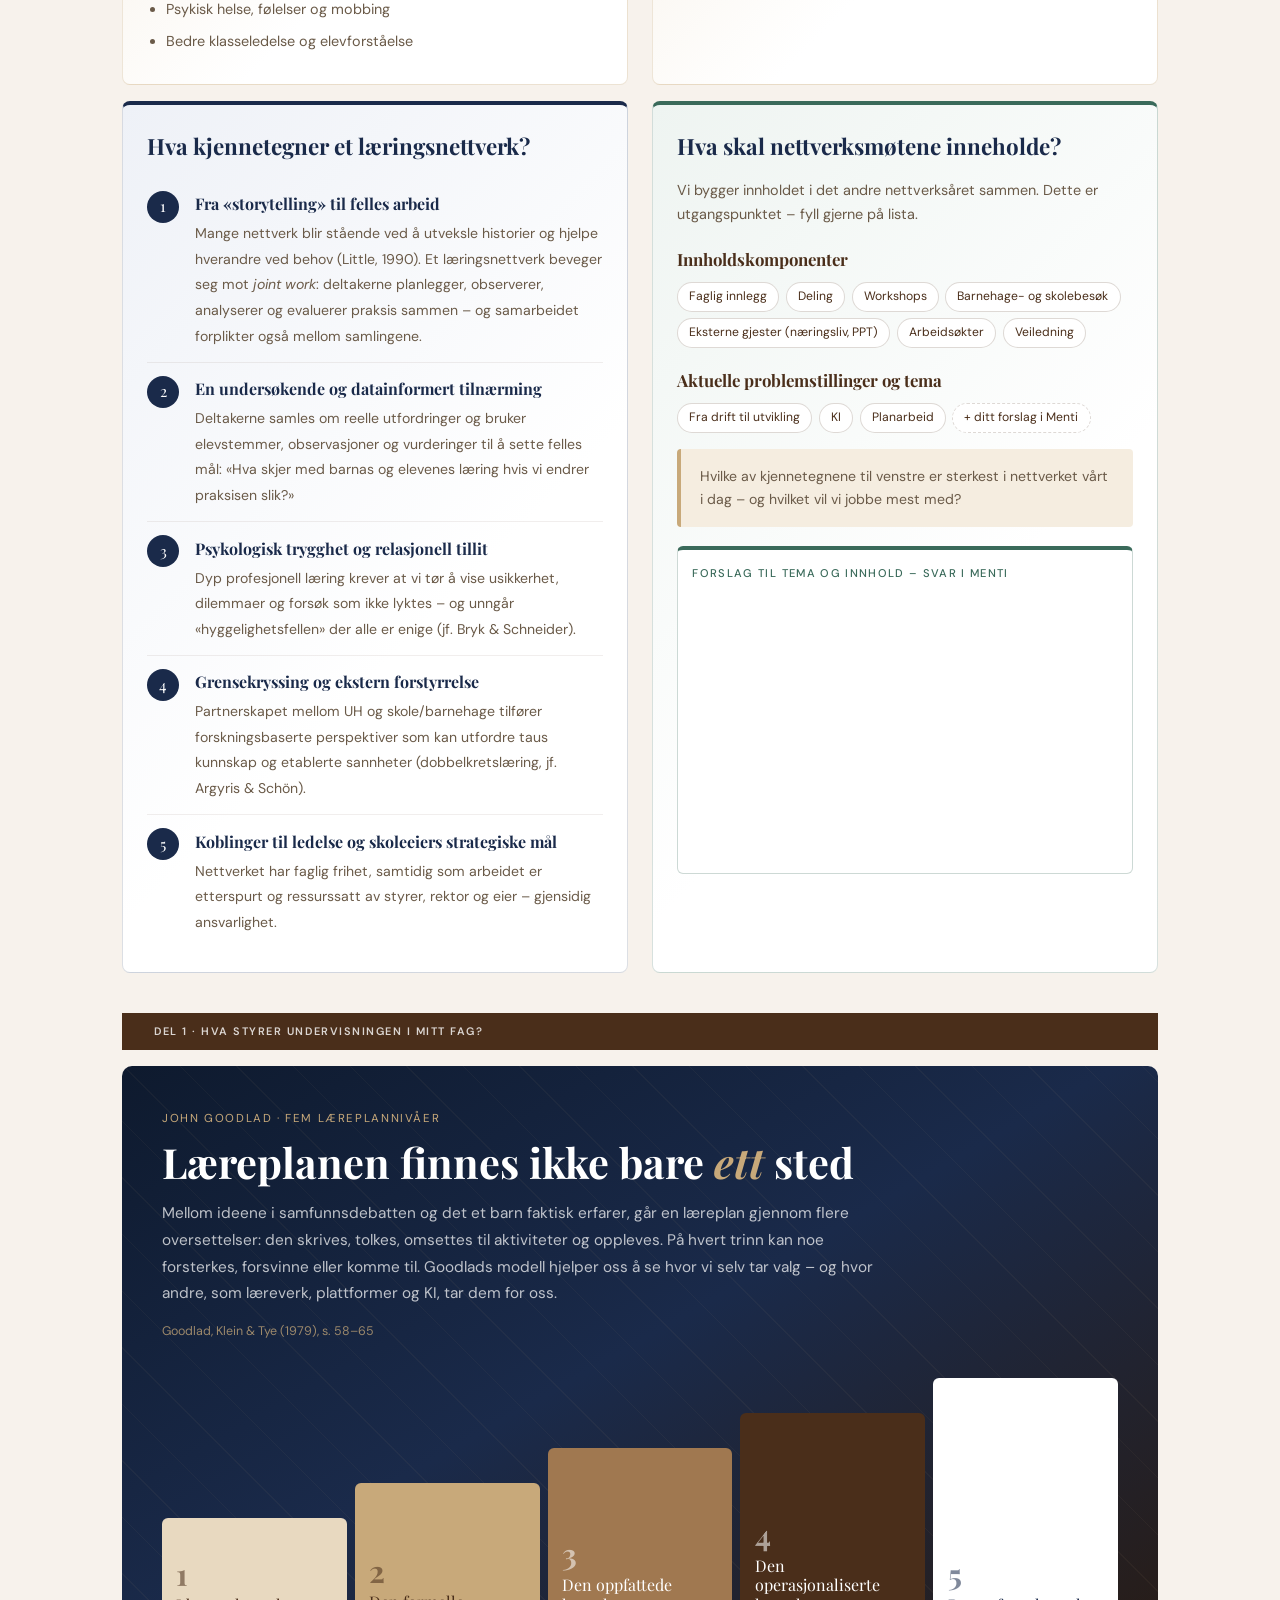
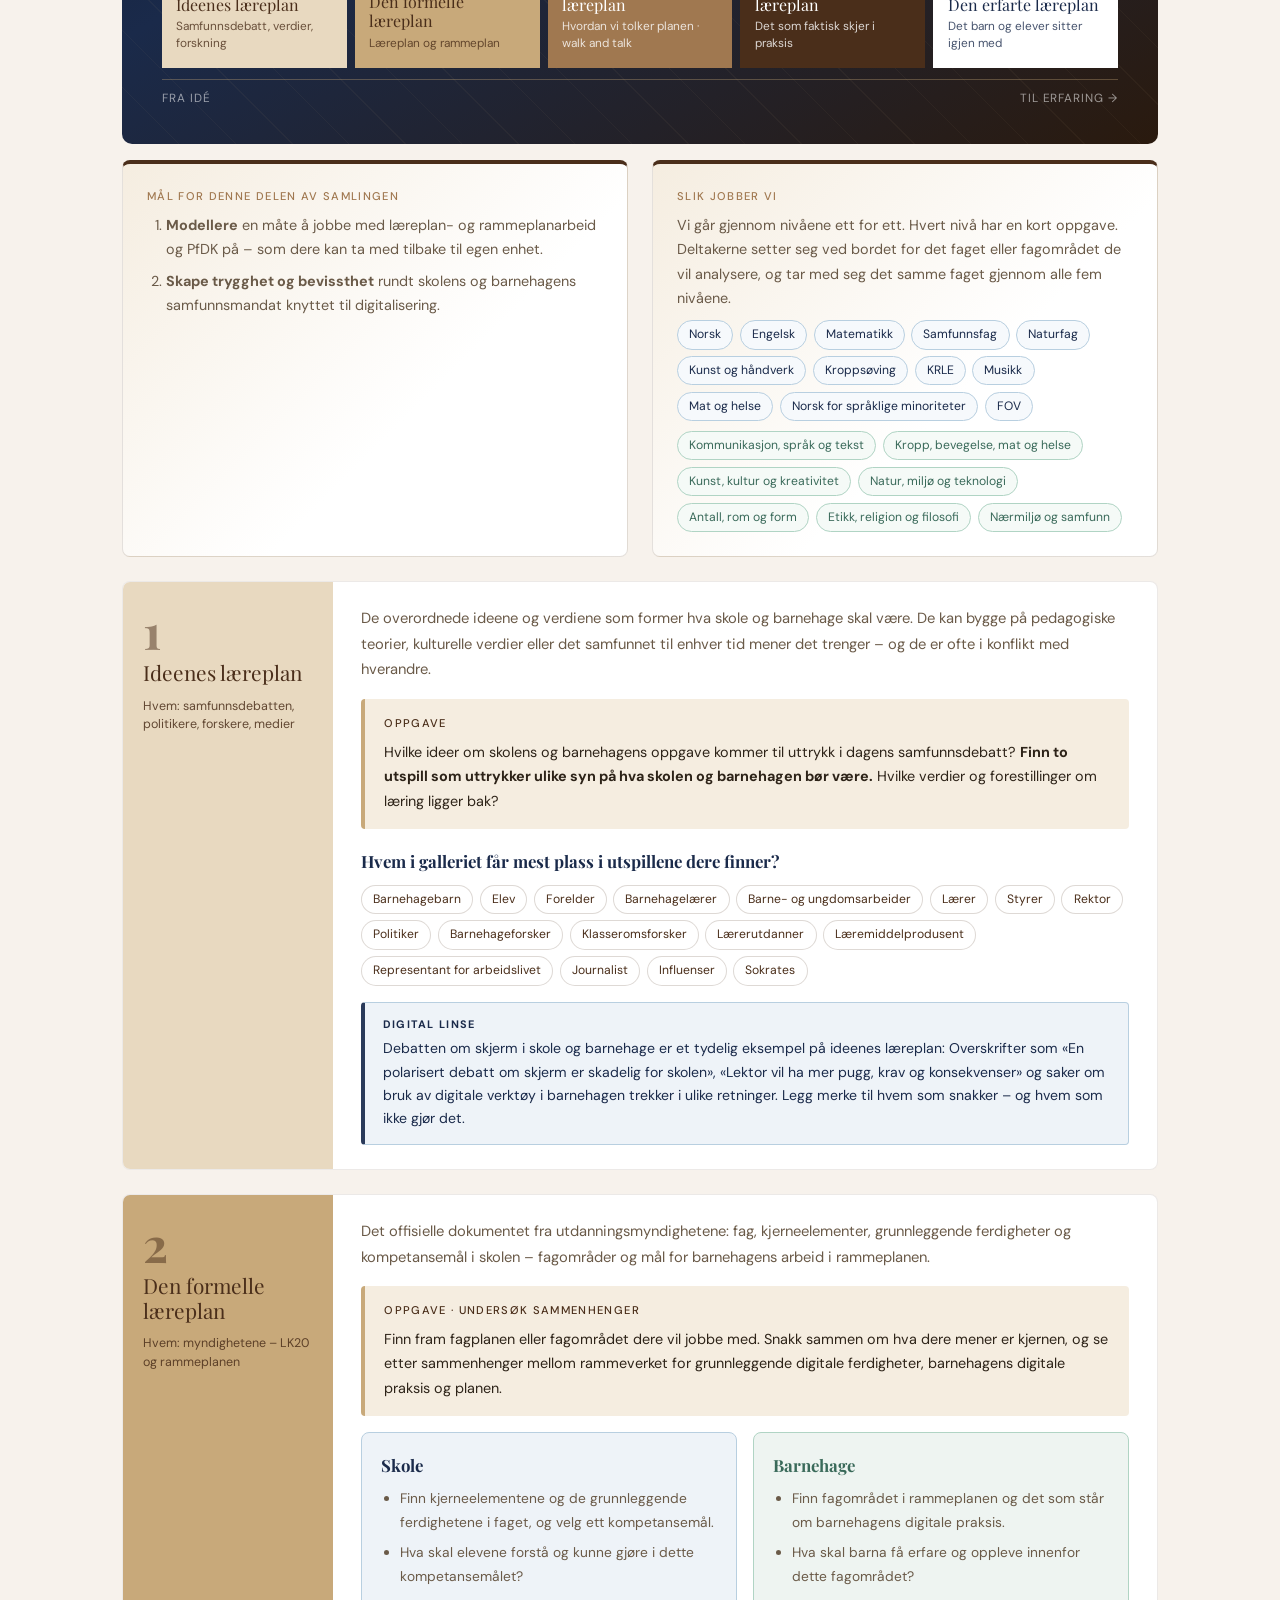
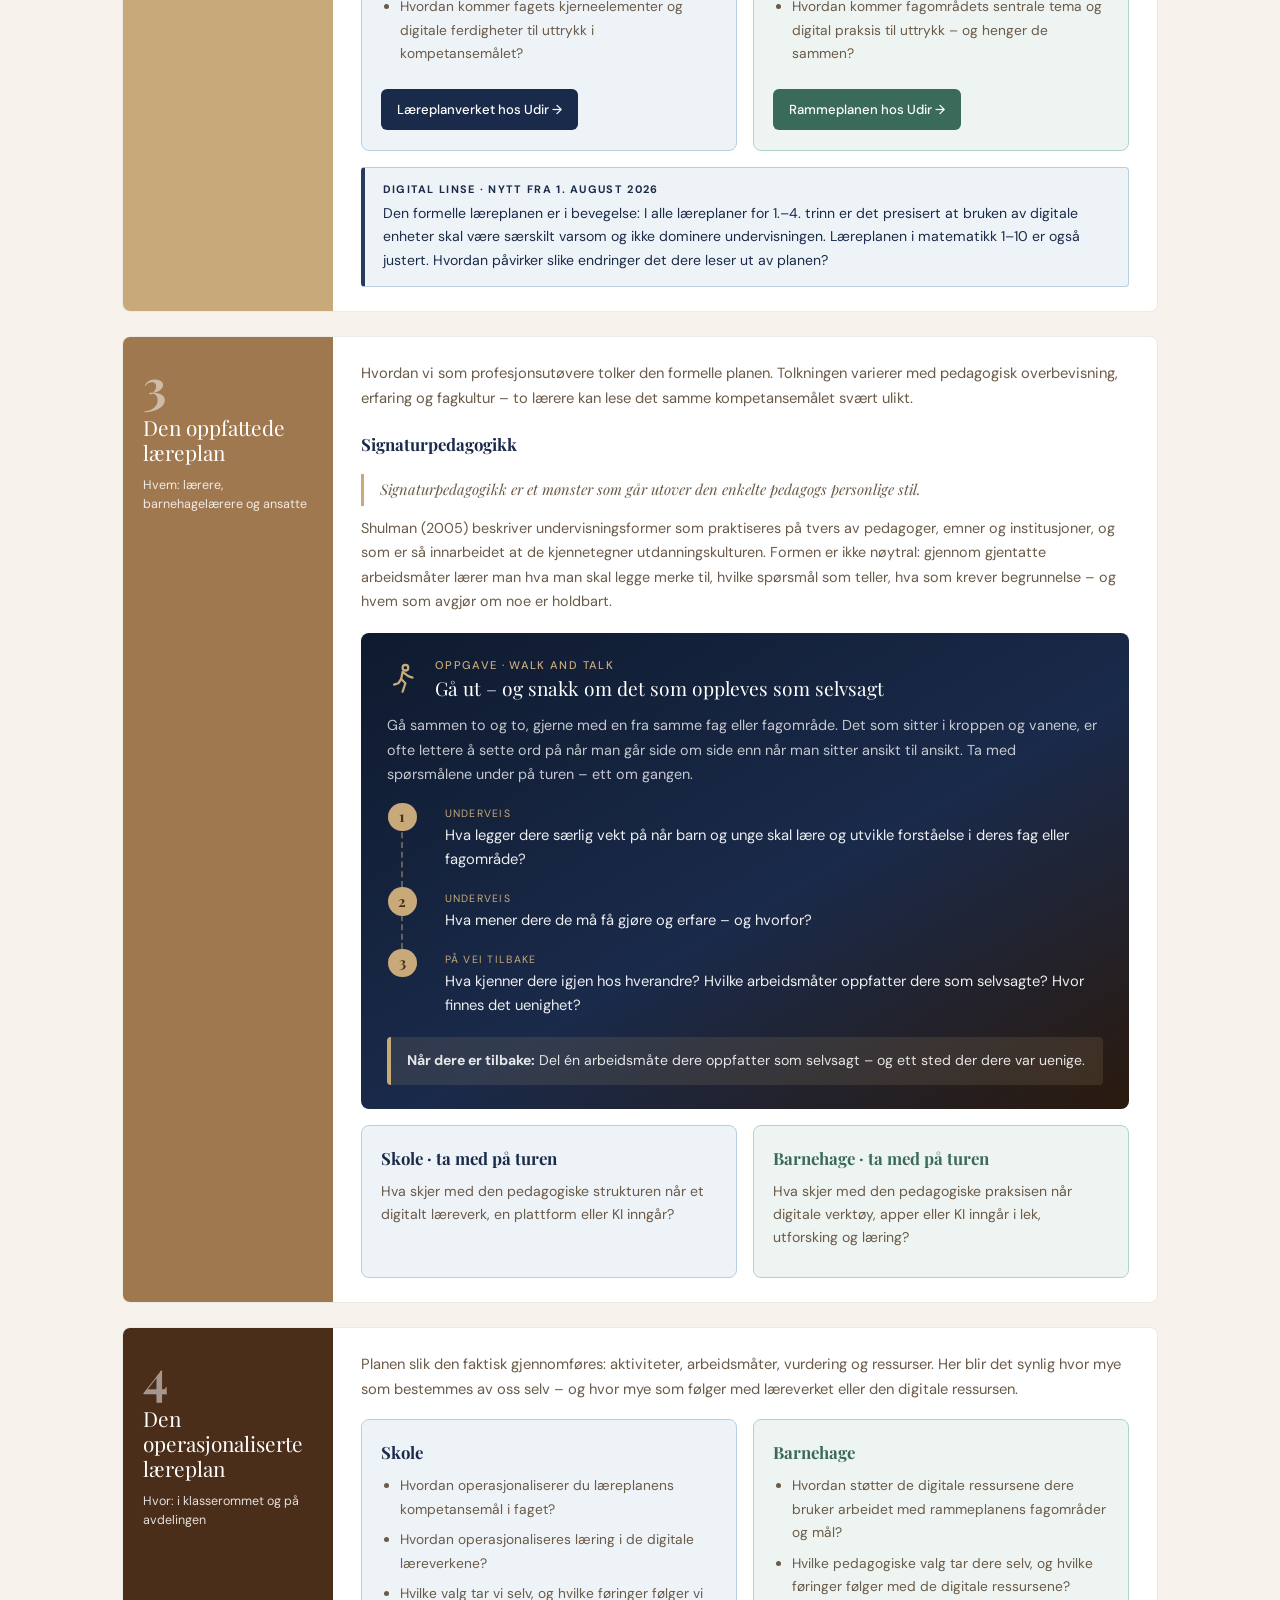
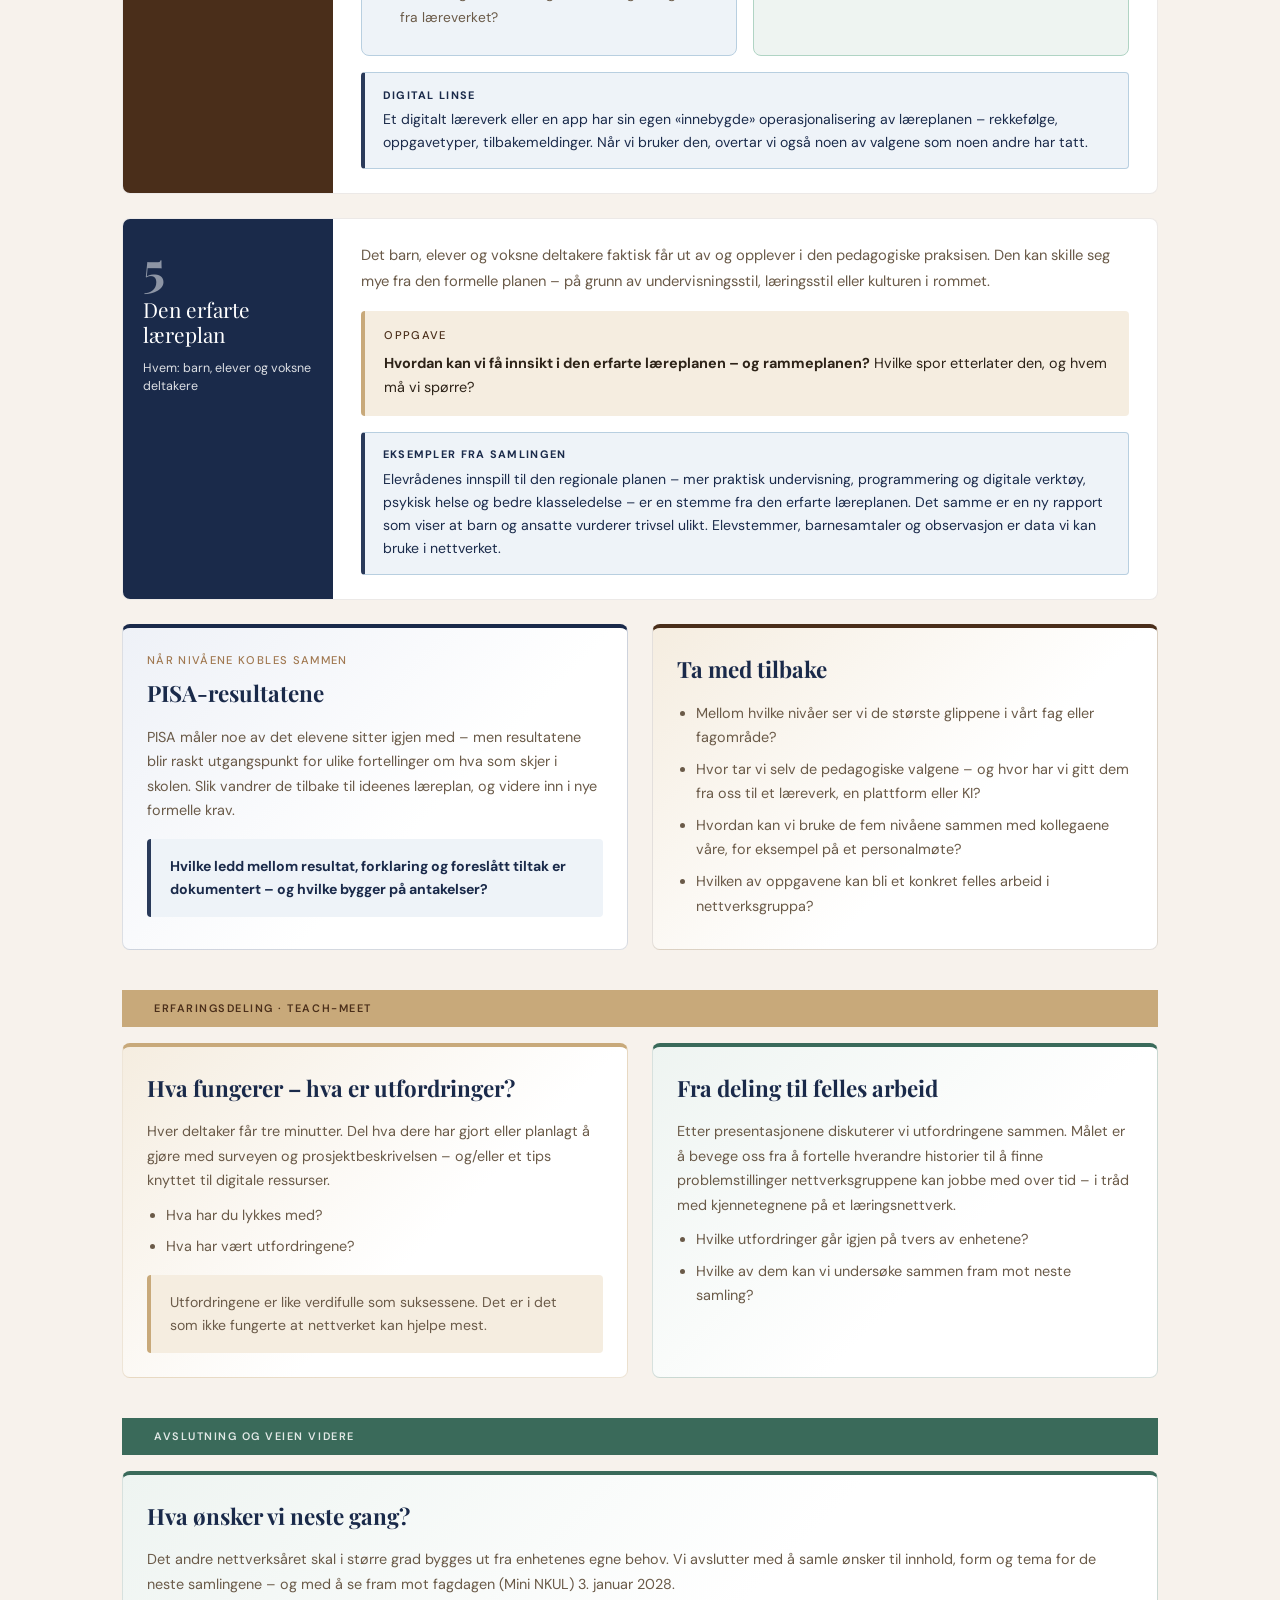
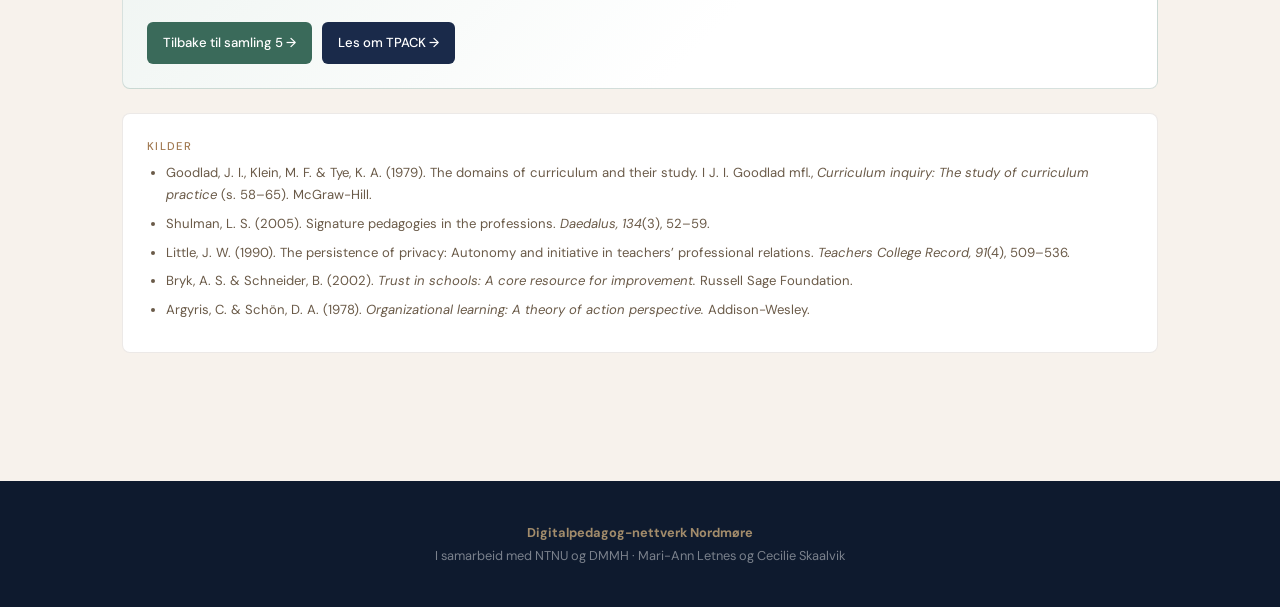
<file: samling-6.html>
<!DOCTYPE html>
<html lang="no">
<head>
<meta charset="UTF-8">
<meta name="viewport" content="width=device-width, initial-scale=1.0">
<title>Hva styrer undervisningen? · Digitalpedagog-nettverk Nordmøre</title>
<link href="https://fonts.googleapis.com/css2?family=Playfair+Display:ital,wght@0,400;0,700;1,400&family=DM+Sans:wght@300;400;500&display=swap" rel="stylesheet">
<link rel="stylesheet" href="styles.css">
<style>
  /* ── Fargesatte kortvarianter (som samling 5) ── */
  .kort-sand {
    background: linear-gradient(135deg, #f5ede0 0%, #fff 60%);
    border: 1px solid rgba(200,169,122,0.3);
    border-top: 4px solid var(--sand);
  }
  .kort-navy {
    background: linear-gradient(135deg, #eef1f7 0%, #fff 60%);
    border: 1px solid rgba(26,42,74,0.15);
    border-top: 4px solid var(--navy);
  }
  .kort-gronn {
    background: linear-gradient(135deg, #eef4f1 0%, #fff 60%);
    border: 1px solid rgba(58,106,90,0.2);
    border-top: 4px solid var(--gronn);
  }
  .kort-brun {
    background: linear-gradient(135deg, #f5ede0 0%, #fff 60%);
    border: 1px solid rgba(74,46,26,0.15);
    border-top: 4px solid var(--brun);
  }

  .two-col-stretch {
    display: grid;
    grid-template-columns: 1fr 1fr;
    gap: 1.5rem;
    margin-top: 1rem;
    align-items: stretch;
  }
  .two-col-stretch > * { margin-bottom: 0 !important; }
  .three-col {
    display: grid;
    grid-template-columns: repeat(3, 1fr);
    gap: 1rem;
    margin-top: 1rem;
  }

  .seksjon-stripe {
    padding: 0.6rem 2rem;
    font-size: 0.68rem;
    font-weight: 600;
    letter-spacing: 0.14em;
    text-transform: uppercase;
    margin: 2.5rem 0 0.5rem;
  }
  .stripe-sand { background: var(--sand); color: var(--brun); }
  .stripe-navy { background: var(--navy); color: rgba(255,255,255,0.8); }
  .stripe-gronn { background: var(--gronn); color: rgba(255,255,255,0.85); }
  .stripe-brun { background: var(--brun); color: rgba(255,255,255,0.8); }

  .liten-etikett {
    font-size: 0.7rem;
    font-weight: 500;
    letter-spacing: 0.12em;
    text-transform: uppercase;
    color: var(--brun-lys);
    margin-bottom: 0.4rem;
  }

  /* ── Kjennetegn på læringsnettverk ── */
  .kjennetegn { list-style: none; counter-reset: kj; margin-top: 0.5rem; }
  .kjennetegn li {
    counter-increment: kj;
    position: relative;
    padding: 0.85rem 0 0.85rem 3rem;
    border-top: 1px solid rgba(74,46,26,0.08);
  }
  .kjennetegn li:first-child { border-top: none; }
  .kjennetegn li::before {
    content: counter(kj);
    position: absolute;
    left: 0; top: 0.8rem;
    width: 2rem; height: 2rem;
    border-radius: 50%;
    background: var(--navy);
    color: var(--hvit);
    font-family: 'Playfair Display', serif;
    font-size: 0.95rem;
    display: flex; align-items: center; justify-content: center;
  }
  .kjennetegn strong {
    display: block;
    font-family: 'Playfair Display', serif;
    color: var(--navy);
    font-size: 1rem;
    font-weight: 700;
    margin-bottom: 0.2rem;
  }
  .kjennetegn span { color: var(--tekst-lys); font-size: 0.88rem; line-height: 1.65; }

  /* ── Goodlad: mørkt introfelt ── */
  .goodlad-hero {
    background: linear-gradient(150deg, #0e1a2e 0%, var(--navy) 45%, #2a1a0e 100%);
    color: var(--hvit);
    border-radius: 10px;
    padding: 2.75rem 2.5rem 2.25rem;
    margin-top: 1rem;
    position: relative;
    overflow: hidden;
  }
  .goodlad-hero::before {
    content: '';
    position: absolute; inset: 0;
    opacity: 0.05;
    background-image: repeating-linear-gradient(45deg, var(--sand) 0px, var(--sand) 1px, transparent 1px, transparent 40px);
    pointer-events: none;
  }
  .goodlad-hero > * { position: relative; }
  .goodlad-kicker {
    font-size: 0.72rem;
    letter-spacing: 0.14em;
    text-transform: uppercase;
    color: var(--sand);
    margin-bottom: 0.6rem;
  }
  .goodlad-tittel {
    font-family: 'Playfair Display', serif;
    font-size: clamp(1.8rem, 4vw, 2.6rem);
    line-height: 1.15;
    margin-bottom: 0.9rem;
  }
  .goodlad-tittel em { color: var(--sand); font-style: italic; }
  .goodlad-ingress {
    max-width: 720px;
    color: rgba(255,255,255,0.72);
    font-size: 0.96rem;
    line-height: 1.75;
  }
  .goodlad-kilde {
    margin-top: 0.9rem;
    font-size: 0.78rem;
    color: rgba(200,169,122,0.75);
  }

  /* ── Trappen ── */
  .trapp {
    display: grid;
    grid-template-columns: repeat(5, 1fr);
    align-items: end;
    gap: 0.5rem;
    margin-top: 2.25rem;
  }
  .trinn {
    display: flex;
    flex-direction: column;
    justify-content: flex-end;
    text-decoration: none;
    border-radius: 6px 6px 0 0;
    padding: 0.9rem 0.9rem 1rem;
    transition: transform 0.2s, box-shadow 0.2s;
  }
  .trinn:hover { transform: translateY(-4px); box-shadow: 0 8px 24px rgba(0,0,0,0.25); }
  .trinn-nr {
    font-family: 'Playfair Display', serif;
    font-size: 1.9rem;
    font-weight: 700;
    line-height: 1;
    opacity: 0.55;
    margin-bottom: 0.35rem;
  }
  .trinn-navn {
    font-family: 'Playfair Display', serif;
    font-size: 1rem;
    line-height: 1.2;
    margin-bottom: 0.3rem;
  }
  .trinn-hvem { font-size: 0.74rem; line-height: 1.4; opacity: 0.8; }
  .t1 { height: 150px; background: var(--sand-lys);  color: var(--brun); }
  .t2 { height: 185px; background: var(--sand);      color: var(--brun); }
  .t3 { height: 220px; background: var(--brun-lys);  color: var(--hvit); }
  .t4 { height: 255px; background: var(--brun);      color: var(--hvit); }
  .t5 { height: 290px; background: var(--hvit);      color: var(--navy); }
  .trapp-pil {
    display: flex;
    justify-content: space-between;
    margin-top: 0.7rem;
    font-size: 0.74rem;
    letter-spacing: 0.08em;
    text-transform: uppercase;
    color: rgba(255,255,255,0.55);
    border-top: 1px solid rgba(200,169,122,0.35);
    padding-top: 0.6rem;
  }

  /* ── Nivåkort ── */
  .niva {
    display: grid;
    grid-template-columns: 210px 1fr;
    background: var(--hvit);
    border: 1px solid rgba(74,46,26,0.1);
    border-radius: 8px;
    overflow: hidden;
    margin-top: 1.5rem;
    scroll-margin-top: 80px;
  }
  .niva-side { padding: 1.5rem 1.25rem; }
  .niva-side .nr {
    font-family: 'Playfair Display', serif;
    font-size: 3rem;
    font-weight: 700;
    line-height: 1;
    opacity: 0.5;
  }
  .niva-side .navn {
    font-family: 'Playfair Display', serif;
    font-size: 1.3rem;
    line-height: 1.2;
    margin-top: 0.4rem;
  }
  .niva-side .hvem {
    font-size: 0.78rem;
    margin-top: 0.7rem;
    line-height: 1.5;
    opacity: 0.85;
  }
  .n1 .niva-side { background: var(--sand-lys);  color: var(--brun); }
  .n2 .niva-side { background: var(--sand);      color: var(--brun); }
  .n3 .niva-side { background: var(--brun-lys);  color: var(--hvit); }
  .n4 .niva-side { background: var(--brun);      color: var(--hvit); }
  .n5 .niva-side { background: var(--navy);      color: var(--hvit); }
  .niva-innhold { padding: 1.5rem 1.75rem; }
  .niva-innhold > p {
    color: var(--tekst-lys);
    font-size: 0.92rem;
    line-height: 1.75;
    margin-bottom: 0.6rem;
  }
  .niva-innhold h3 {
    font-family: 'Playfair Display', serif;
    font-size: 1.05rem;
    color: var(--navy);
    margin: 1.2rem 0 0.5rem;
  }
  .digital-linse {
    background: #eef3f8;
    border: 1px solid #b8cfe0;
    border-left: 4px solid var(--navy-lys);
    border-radius: 4px;
    padding: 0.85rem 1.1rem;
    margin-top: 1rem;
    font-size: 0.88rem;
    color: var(--navy);
    line-height: 1.65;
  }
  .digital-linse b {
    display: block;
    font-size: 0.68rem;
    letter-spacing: 0.12em;
    text-transform: uppercase;
    margin-bottom: 0.2rem;
  }
  .spor {
    display: grid;
    grid-template-columns: 1fr 1fr;
    gap: 1rem;
    margin-top: 1rem;
  }
  .spor .mini-box h3 { margin-top: 0; }
  .spor-skole { background: #eef3f8; border-color: #b8cfe0; }
  .spor-skole h3 { color: var(--navy) !important; }
  .spor-bhg { background: #eef4f1; border-color: #b0d4c4; }
  .spor-bhg h3 { color: var(--gronn) !important; }
  .spor .question-list li { font-size: 0.86rem; }
  .felles-oppgave {
    background: var(--sand-lysere);
    border-left: 4px solid var(--sand);
    border-radius: 4px;
    padding: 1rem 1.2rem;
    margin-top: 1rem;
  }
  .felles-oppgave .liten-etikett { color: var(--brun); }
  .felles-oppgave p, .felles-oppgave li { color: var(--tekst); font-size: 0.9rem; line-height: 1.7; }
  .felles-oppgave ul { padding-left: 1.2rem; }

  /* ── Walk and talk ── */
  .walk-talk {
    background: linear-gradient(150deg, #0e1a2e 0%, var(--navy) 55%, #2a1a0e 100%);
    color: var(--hvit);
    border-radius: 8px;
    padding: 1.5rem 1.6rem;
    margin-top: 1.2rem;
  }
  .walk-topp { display: flex; align-items: center; gap: 0.9rem; margin-bottom: 0.8rem; color: var(--sand); }
  .walk-tittel { font-family: 'Playfair Display', serif; font-size: 1.2rem; color: var(--hvit); line-height: 1.25; }
  .walk-talk > p { color: rgba(255,255,255,0.75); font-size: 0.9rem; line-height: 1.7; }
  .walk-etapper { list-style: none; counter-reset: et; margin-top: 1rem; }
  .walk-etapper li {
    counter-increment: et;
    position: relative;
    padding: 0.2rem 0 1rem 2.6rem;
    color: rgba(255,255,255,0.92);
    font-size: 0.92rem;
    line-height: 1.6;
    border-left: 2px dashed rgba(200,169,122,0.45);
    margin-left: 0.9rem;
  }
  .walk-etapper li:last-child { border-left-color: transparent; padding-bottom: 0.2rem; }
  .walk-etapper li::before {
    content: counter(et);
    position: absolute;
    left: -0.95rem; top: 0;
    width: 1.8rem; height: 1.8rem;
    border-radius: 50%;
    background: var(--sand);
    color: var(--brun);
    font-family: 'Playfair Display', serif;
    font-weight: 700;
    display: flex; align-items: center; justify-content: center;
  }
  .walk-etapper span {
    display: block;
    font-size: 0.66rem;
    letter-spacing: 0.12em;
    text-transform: uppercase;
    color: var(--sand);
    margin-bottom: 0.1rem;
  }
  .menti-boks {
    margin-top: 1.2rem;
    background: var(--hvit);
    border: 1px solid rgba(58,106,90,0.25);
    border-top: 4px solid var(--gronn);
    border-radius: 6px;
    padding: 0.9rem 0.9rem 0.6rem;
    scroll-margin-top: 80px;
  }
  .menti-boks .liten-etikett { color: var(--gronn); }
  .walk-retur {
    margin-top: 1rem;
    background: rgba(200,169,122,0.14);
    border-left: 4px solid var(--sand);
    border-radius: 4px;
    padding: 0.8rem 1rem;
    font-size: 0.88rem;
    color: rgba(255,255,255,0.88);
    line-height: 1.6;
  }

  /* ── Snakk og bytt ── */
  #snakk-og-bytt { scroll-margin-top: 70px; }
  .program-split-row a { color: var(--brun); font-weight: 500; }
  .sb-kortrad {
    display: grid;
    grid-template-columns: repeat(4, 1fr);
    gap: 0.6rem;
    margin: 1.1rem 0 0.4rem;
  }
  .sb-kort {
    background: color-mix(in srgb, var(--f) 10%, #fff);
    border: 1.5px solid var(--f);
    border-radius: 8px;
    overflow: hidden;
    display: flex;
    flex-direction: column;
    min-height: 190px;
    font-size: 0.68rem;
    line-height: 1.35;
    color: var(--tekst);
    box-shadow: 0 2px 8px rgba(74,46,26,0.08);
  }
  .sb-kort:nth-child(odd) { transform: rotate(-2deg); }
  .sb-kort:nth-child(even) { transform: rotate(1.5deg); }
  .sb-topp {
    background: var(--f);
    color: #fff;
    text-align: center;
    font-weight: 700;
    letter-spacing: 0.08em;
    text-transform: uppercase;
    font-size: 0.62rem;
    padding: 0.35rem 0.2rem;
  }
  .sb-kropp {
    flex: 1;
    padding: 0.5rem 0.45rem;
    text-align: center;
    display: flex;
    flex-direction: column;
    justify-content: center;
  }
  .sb-kropp em { display: block; color: var(--tekst-lys); margin-bottom: 0.3rem; }
  .sb-stor { font-size: 0.8rem; font-weight: 500; }
  .sb-eller {
    display: inline-block;
    align-self: center;
    background: var(--f);
    color: #fff;
    border-radius: 10px;
    padding: 0.05rem 0.5rem;
    margin: 0.35rem 0;
    font-size: 0.55rem;
    font-weight: 700;
    text-transform: uppercase;
  }
  .sb-farge { text-align: center; font-size: 0.58rem; color: var(--tekst-lys); padding-bottom: 0.35rem; }
  .sb-farge::before { content: '●'; color: var(--f); margin-right: 0.25rem; }
  .sb-blank .sb-kropp { color: var(--tekst-lys); font-style: italic; border: 1.5px dashed color-mix(in srgb, var(--f) 50%, #fff); margin: 0.45rem; border-radius: 6px; }
  .sb-nedlast { display: flex; flex-wrap: wrap; gap: 0 0.5rem; }
  @media (max-width: 520px) {
    .sb-kortrad { grid-template-columns: repeat(2, 1fr); }
  }

  .chips { display: flex; flex-wrap: wrap; gap: 0.4rem; margin-top: 0.6rem; }
  .chip {
    font-size: 0.76rem;
    padding: 0.25rem 0.7rem;
    border-radius: 20px;
    background: var(--hvit);
    border: 1px solid rgba(74,46,26,0.18);
    color: var(--brun);
  }
  .chip-skole { border-color: #b8cfe0; color: var(--navy); background: #f6f9fc; }
  .chip-bhg { border-color: #b0d4c4; color: var(--gronn); background: #f5faf7; }

  .sitat-inline {
    font-family: 'Playfair Display', serif;
    font-style: italic;
    font-size: 1.05rem;
    color: var(--brun);
    border-left: 3px solid var(--sand);
    padding: 0.2rem 0 0.2rem 1rem;
    margin: 1rem 0;
    line-height: 1.6;
  }

  .kilder { font-size: 0.82rem; color: var(--tekst-lys); line-height: 1.7; padding-left: 1.2rem; }
  .kilder li { margin-bottom: 0.4rem; }

  @media (max-width: 860px) {
    .two-col-stretch, .spor, .three-col { grid-template-columns: 1fr; }
    .niva { grid-template-columns: 1fr; }
    .niva-side { display: flex; align-items: baseline; gap: 0.9rem; flex-wrap: wrap; padding: 1rem 1.25rem; }
    .niva-side .nr { font-size: 2rem; }
    .niva-side .navn { margin-top: 0; }
    .niva-side .hvem { flex-basis: 100%; margin-top: 0; }
    .niva-innhold { padding: 1.25rem; }
    .goodlad-hero { padding: 2rem 1.25rem 1.5rem; }
    .trapp { grid-template-columns: 1fr; gap: 0.35rem; }
    .trinn { height: auto !important; border-radius: 4px; padding: 0.7rem 0.9rem; flex-direction: row; justify-content: flex-start; align-items: baseline; gap: 0.7rem; flex-wrap: wrap; }
    .t1 { margin-right: 20%; } .t2 { margin-right: 15%; } .t3 { margin-right: 10%; } .t4 { margin-right: 5%; }
    .trinn-nr { font-size: 1.3rem; margin: 0; }
    .trinn-navn { margin: 0; }
    .trinn-hvem { flex-basis: 100%; }
    .trapp-pil { display: none; }
    .seksjon-stripe { padding: 0.6rem 1rem; }
  }
</style>
</head>
<body>

<nav>
  <div class="nav-inner">
    <a class="nav-logo" href="index.html">Digitalpedagog Nettverk-Nordmøre</a>
    <ul class="nav-links">
      <li><a href="index.html#om">Om nettverket</a></li>
      <li><a href="index.html#samlinger">Samlinger</a></li>
      <li><a href="index.html#temaer">Temaer</a></li>
      <li><a href="index.html" class="nav-home" title="Til forsiden" aria-label="Til forsiden"><svg xmlns="http://www.w3.org/2000/svg" width="20" height="20" viewBox="0 0 24 24" fill="none" stroke="currentColor" stroke-width="1.8" stroke-linecap="round" stroke-linejoin="round"><path d="M3 9.5L12 3l9 6.5V20a1 1 0 0 1-1 1H5a1 1 0 0 1-1-1V9.5z"/><polyline points="9 21 9 12 15 12 15 21"/></svg></a></li>
    </ul>
  </div>
</nav>

<section class="detail-hero">
  <div class="container">
    <div class="detail-meta">S6 · Onsdag 30. september 2026 · Campus DevoldHolmen · Andre nettverksår</div>
    <h1 class="detail-title">Hva styrer undervisningen – og hva styrer nettverket?</h1>
    <p class="detail-summary">Første samling i det andre nettverksåret. Vi ser på hva nettverket skal være videre, og bruker John Goodlads fem læreplannivåer til å undersøke hva som faktisk styrer det fagdidaktiske arbeidet i skolen og arbeidet med fagområdene i barnehagen – fra ideene i samfunnsdebatten til det barn og elever faktisk erfarer.</p>
    <div class="taglist">
      <span class="tag">Goodlad</span>
      <span class="tag">Læreplanarbeid</span>
      <span class="tag">Rammeplan</span>
      <span class="tag">Signaturpedagogikk</span>
      <span class="tag">Læringsnettverk</span>
      <span class="tag">Teach-meet</span>
      <span class="tag">PfDK</span>
    </div>
  </div>
</section>

<div class="container">

  <div class="two-col-stretch" style="margin-top: 0;">
    <div class="detail-card kort-navy">
      <h2>Om samlingen</h2>
      <p>Det første nettverksåret ga oss et felles språk for profesjonsfaglig digital kompetanse, endringsledelse, estetikk og KI. Nå tar vi et steg tilbake og spør: Hva skal nettverket være fremover, og hvordan blir det et <em>læringsnettverk</em> – ikke bare et sted for å dele historier?</p>
      <p>Hoveddelen av dagen handler om læreplanarbeid. Med Goodlads fem læreplannivåer som verktøy undersøker vi sammenhengen mellom samfunnsdebatt, læreplan og rammeplan, egne oppfatninger, konkret praksis og det barn og elever sitter igjen med – og hva som skjer når digitale læreverk, plattformer og KI kommer inn i bildet.</p>
    </div>
    <div class="detail-card kort-sand">
      <h2>Forarbeid</h2>
      <p>Barnehage og skole har samme forarbeid:</p>
      <ul class="question-list" style="margin-top: 0.5rem;">
        <li>Forbered en teach-meet på tre minutter: Hva har dere gjort eller planlagt å gjøre med surveyen – og/eller et tips knyttet til digitale ressurser. <strong>Hva har du lykkes med, og hva har vært utfordringene?</strong></li>
        <li>Send inn problemstillinger dere ønsker å arbeide med på samlingen til Cecilie Skaalvik innen 23. september.</li>
      </ul>
      <div class="note-box">
        Påmeldingsfrist var fredag 25. september.
      </div>
    </div>
  </div>

  <!-- Program -->
  <div class="program-split" style="margin-top: 1.5rem;">
    <div class="program-split-header">
      <div>Onsdag 30.09</div>
      <div>Skole</div>
      <div>Barnehage</div>
    </div>
    <div class="program-split-row">
      <div class="col-tid">09.15–10.00</div>
      <div class="col-skole">Oppstart: <a href="#snakk-og-bytt">Snakk og bytt</a> · Siden sist · Redefinering av nettverket</div>
      <div class="col-bhg">Oppstart: <a href="#snakk-og-bytt">Snakk og bytt</a> · Siden sist · Redefinering av nettverket</div>
    </div>
    <div class="program-split-row">
      <div class="col-tid">10.00–10.15</div>
      <div class="col-felles">Pause</div>
    </div>
    <div class="program-split-row">
      <div class="col-tid">10.15–12.00</div>
      <div class="col-skole"><strong>Hva styrer mitt fagdidaktiske arbeid?</strong><br>Goodlads fem læreplannivåer</div>
      <div class="col-bhg"><strong>Hva styrer mitt arbeid med fagområdene?</strong><br>Goodlads fem læreplannivåer</div>
    </div>
    <div class="program-split-row">
      <div class="col-tid">12.00–13.00</div>
      <div class="col-felles">Lunsj</div>
    </div>
    <div class="program-split-row">
      <div class="col-tid">13.00–14.15</div>
      <div class="col-skole">Erfaringsdeling (teach-meet) – hva fungerer, hva er utfordringer?</div>
      <div class="col-bhg">Erfaringsdeling (teach-meet) – hva fungerer, hva er utfordringer?</div>
    </div>
    <div class="program-split-row">
      <div class="col-tid">14.15–14.30</div>
      <div class="col-felles">Pause</div>
    </div>
    <div class="program-split-row">
      <div class="col-tid">14.30–15.00</div>
      <div class="col-skole">Avslutning og veien videre – hva ønsker vi neste gang?</div>
      <div class="col-bhg">Avslutning og veien videre – hva ønsker vi neste gang?</div>
    </div>
  </div>

  <!-- ═════════ SIDEN SIST OG REDEFINERING ═════════ -->
  <!-- ═════════ OPPSTART: SNAKK OG BYTT ═════════ -->
  <div class="seksjon-stripe stripe-sand" id="snakk-og-bytt">Oppstart · Snakk og bytt</div>
  <div class="two-col-stretch">
    <div class="detail-card kort-sand">
      <h2>Snakk og bytt</h2>
      <p>Vi åpnet dagen med en rask blandeøvelse. Alle får et kort med et spørsmål eller et dilemma, går rundt i rommet og snakker med noen de ikke kjenner så godt. Etter hver samtale bytter man kort – og tar med seg et nytt spørsmål videre.</p>
      <p>Øvelsen er lett og litt tullete med vilje. Den senker terskelen for å snakke sammen, og er en enkel start på det som gjør et nettverk til et læringsnettverk: <a href="#kjennetegn" style="color: var(--brun);">psykologisk trygghet og relasjonell tillit</a>.</p>
      <h3>Slik gjør dere</h3>
      <ol class="question-list">
        <li>Del ut ett kort til hver. Sett på musikk, og la alle gå rundt i rommet.</li>
        <li>Musikken stopper: finn nærmeste person du ikke kjenner. Si navn og hvor du jobber.</li>
        <li>Les kortet ditt høyt, og la den andre svare. Så bytter dere. Ca. 2 minutter.</li>
        <li>Bytt kort, takk for praten, og vent på musikken. Kjør 5–6 runder.</li>
      </ol>
      <div class="note-box">
        <strong>Dilemma:</strong> Begge må velge ett av alternativene. Ingen midt-imellom-svar!
      </div>
      <h3>Bruk fargene senere</h3>
      <ul class="question-list">
        <li><strong>Fargegrupper:</strong> «Finn alle som har samme farge som deg.»</li>
        <li><strong>Regnbuegrupper:</strong> «Lag en gruppe der alle har ulik farge» – gir blandede grupper på tvers av salen.</li>
        <li><strong>Hvem starter?</strong> Trekk en farge når en gruppe skal legge fram.</li>
      </ul>
    </div>
    <div class="detail-card kort-brun">
      <h2>Kortene – ta dem med hjem</h2>
      <p>Her er kortene vi brukte, og en mal med blanke kort der dere kan skrive egne spørsmål og dilemmaer – for eksempel til et personalmøte, en plandag eller med elevene.</p>
      <div class="sb-kortrad" aria-hidden="true">
        <div class="sb-kort" style="--f: #e63946;"><div class="sb-topp">Dilemma</div><div class="sb-kropp"><em>Vil du heller …</em>ha en personlig jingel som spilles hver gang du kommer inn i et rom<span class="sb-eller">eller</span>ha en stemme som kommenterer alt du gjør i tredjeperson</div><div class="sb-farge">Rød</div></div>
        <div class="sb-kort" style="--f: #f4842a;"><div class="sb-topp">Spørsmål</div><div class="sb-kropp sb-stor">Hva er det rareste du noen gang har spist?</div><div class="sb-farge">Oransje</div></div>
        <div class="sb-kort" style="--f: #16b3b0;"><div class="sb-topp">Spørsmål</div><div class="sb-kropp sb-stor">Hva er din mest ubrukelige ferdighet? Vis den gjerne!</div><div class="sb-farge">Turkis</div></div>
        <div class="sb-kort sb-blank" style="--f: #7b4db5;"><div class="sb-topp">Spørsmål</div><div class="sb-kropp sb-stor">Skriv ditt eget spørsmål her</div><div class="sb-farge">Lilla</div></div>
      </div>
      <div class="sb-nedlast">
        <a class="resource-link" href="snakk-og-bytt-kort-1.pdf" target="_blank" rel="noopener noreferrer">Kortene vi brukte (PDF) →</a>
        <a class="resource-link" href="snakk-og-bytt-blanke-kort%282%29.docx" download style="background: var(--brun);">Blanke kort – lag dine egne (Word) →</a>
      </div>
      <div class="note-box">
        <strong>Utskrift:</strong> Skriv ut i farger på A4, 100 % / faktisk størrelse, dobbeltsidig med «vend på langsiden». Ta gjerne et testark først og hold det mot lyset. Tykt papir (160–200 g) gjør kortene mer holdbare. Klipp langs de stiplede linjene.
      </div>
    </div>
  </div>

  <div class="seksjon-stripe stripe-navy">Siden sist og redefinering av nettverket</div>

  <div class="detail-card kort-navy" style="margin-top: 1rem;">
    <h2>DigiPed = fagkompetanse × ledelse</h2>
    <p>Det første nettverksåret beveget seg over tre kunnskapsområder. Rollen som digitalpedagog handler om å holde dem sammen – det er ikke nok å kunne teknologien eller pedagogikken hver for seg; man må også lede utviklingen i sitt eget kollegium.</p>
    <div class="three-col">
      <div class="mini-box">
        <h3>Ledelse</h3>
        <div class="chips">
          <span class="chip">Hva er ledelse?</span><span class="chip">Digitalpedagogrollen</span><span class="chip">Rolle- og forventningsavklaring</span><span class="chip">Job-crafting</span><span class="chip">Ståstedsanalyser (survey)</span><span class="chip">Lokale prosjektbeskrivelser</span><span class="chip">Kompetansebegrepet</span>
        </div>
      </div>
      <div class="mini-box">
        <h3>Teknologi</h3>
        <div class="chips">
          <span class="chip">KI</span><span class="chip">Book Creator</span><span class="chip">Custer og teknologiforståelse</span><span class="chip">Multimodal tekstskaping</span><span class="chip">Teach-meet</span>
        </div>
      </div>
      <div class="mini-box">
        <h3>Pedagogisk/didaktisk kunnskap</h3>
        <div class="chips">
          <span class="chip">Design for læring</span><span class="chip">Analoge vs. digitale arbeidsformer</span><span class="chip">SAMR</span><span class="chip">TPACK</span><span class="chip">Paneldebatt</span>
        </div>
      </div>
    </div>
  </div>

  <div class="two-col-stretch">
    <div class="detail-card kort-sand">
      <h2>Nettverket i en regional plan</h2>
      <p>Utkastet til <strong>Regional kvalitets- og kompetanseutviklingsplan for Oppvekstnettverk Nordmøre 2026–2036</strong> («Sammen skaper vi fremtiden», utkast til vedtak 10.09.26) løfter profesjonsfaglig digital kompetanse som et eget nettverk for ansatte i barnehager og skoler, med DMMH og NTNU som fagmiljø – for hele tiårsperioden.</p>
      <p>Det gir nettverket en ny forankring: arbeidet vårt blir en del av regionens langsiktige plan, ikke et enkeltstående prosjekt.</p>
      <h3>Elevrådenes innspill til planen</h3>
      <ul class="question-list">
        <li>Mer praktisk undervisning</li>
        <li>Programmering og digitale verktøy</li>
        <li>Psykisk helse, følelser og mobbing</li>
        <li>Bedre klasseledelse og elevforståelse</li>
      </ul>
    </div>
    <div class="prompt-card kort-sand" style="margin-bottom: 0;">
      <h2>Hva betyr det for oss?</h2>
      <ul class="question-list">
        <li>Hvordan kan vi videreutvikle og styrke nettverksgruppene?</li>
        <li>Vi skal være et forum for å dele erfaringer og reflektere rundt ulike problemstillinger:
          <ul style="padding-left: 1.1rem; margin-top: 0.3rem;">
            <li>Hva fungerer? (presentasjoner, modellering osv.)</li>
            <li>Hva er utfordrende? (diskusjoner, veiledning)</li>
          </ul>
        </li>
        <li>Hvor stor plass skal faglige innlegg ha?</li>
        <li>Skal nettverket bli mer deltakerstyrt – med mer medbestemmelse?</li>
        <li>Mindre fokus på å gå i takt?</li>
        <li>Mer basert på den enkelte enhets behov?</li>
      </ul>
    </div>
  </div>

  <div class="two-col-stretch">
    <div class="detail-card kort-navy" id="kjennetegn" style="scroll-margin-top: 80px;">
      <h2>Hva kjennetegner et læringsnettverk?</h2>
      <ol class="kjennetegn">
        <li><strong>Fra «storytelling» til felles arbeid</strong><span>Mange nettverk blir stående ved å utveksle historier og hjelpe hverandre ved behov (Little, 1990). Et læringsnettverk beveger seg mot <em>joint work</em>: deltakerne planlegger, observerer, analyserer og evaluerer praksis sammen – og samarbeidet forplikter også mellom samlingene.</span></li>
        <li><strong>En undersøkende og datainformert tilnærming</strong><span>Deltakerne samles om reelle utfordringer og bruker elevstemmer, observasjoner og vurderinger til å sette felles mål: «Hva skjer med barnas og elevenes læring hvis vi endrer praksisen slik?»</span></li>
        <li><strong>Psykologisk trygghet og relasjonell tillit</strong><span>Dyp profesjonell læring krever at vi tør å vise usikkerhet, dilemmaer og forsøk som ikke lyktes – og unngår «hyggelighetsfellen» der alle er enige (jf. Bryk &amp; Schneider).</span></li>
        <li><strong>Grensekryssing og ekstern forstyrrelse</strong><span>Partnerskapet mellom UH og skole/barnehage tilfører forskningsbaserte perspektiver som kan utfordre taus kunnskap og etablerte sannheter (dobbelkretslæring, jf. Argyris &amp; Schön).</span></li>
        <li><strong>Koblinger til ledelse og skoleeiers strategiske mål</strong><span>Nettverket har faglig frihet, samtidig som arbeidet er etterspurt og ressurssatt av styrer, rektor og eier – gjensidig ansvarlighet.</span></li>
      </ol>
    </div>
    <div class="detail-card kort-gronn">
      <h2>Hva skal nettverksmøtene inneholde?</h2>
      <p>Vi bygger innholdet i det andre nettverksåret sammen. Dette er utgangspunktet – fyll gjerne på lista.</p>
      <h3>Innholdskomponenter</h3>
      <div class="chips">
        <span class="chip">Faglig innlegg</span><span class="chip">Deling</span><span class="chip">Workshops</span><span class="chip">Barnehage- og skolebesøk</span><span class="chip">Eksterne gjester (næringsliv, PPT)</span><span class="chip">Arbeidsøkter</span><span class="chip">Veiledning</span>
      </div>
      <h3>Aktuelle problemstillinger og tema</h3>
      <div class="chips">
        <span class="chip">Fra drift til utvikling</span><span class="chip">KI</span><span class="chip">Planarbeid</span><a class="chip" href="#menti" style="border-style: dashed; text-decoration: none;">+ ditt forslag i Menti</a>
      </div>
      <div class="note-box">
        Hvilke av kjennetegnene til venstre er sterkest i nettverket vårt i dag – og hvilket vil vi jobbe mest med?
      </div>
      <div class="menti-boks" id="menti">
        <div class="liten-etikett">Forslag til tema og innhold – svar i Menti</div>
        <div style='position: relative; padding-bottom: 56.25%; padding-top: 35px; height: 0; overflow: hidden;'><iframe sandbox='allow-popups allow-scripts allow-same-origin allow-presentation' allowfullscreen='true' allowtransparency='true' frameborder='0' height='315' src='https://www.mentimeter.com/app/presentation/albqcgihfo8jdvd92syp4vaijgj3spy6/embed' style='position: absolute; top: 0; left: 0; width: 100%; height: 100%;' width='420' title='Mentimeter – forslag til tema og innhold'></iframe></div>
      </div>
    </div>
  </div>

  <!-- ═════════ GOODLAD ═════════ -->
  <div class="seksjon-stripe stripe-brun" id="goodlad">Del 1 · Hva styrer undervisningen i mitt fag?</div>

  <div class="goodlad-hero">
    <div class="goodlad-kicker">John Goodlad · Fem læreplannivåer</div>
    <h2 class="goodlad-tittel">Læreplanen finnes ikke bare <em>ett</em> sted</h2>
    <p class="goodlad-ingress">Mellom ideene i samfunnsdebatten og det et barn faktisk erfarer, går en læreplan gjennom flere oversettelser: den skrives, tolkes, omsettes til aktiviteter og oppleves. På hvert trinn kan noe forsterkes, forsvinne eller komme til. Goodlads modell hjelper oss å se hvor vi selv tar valg – og hvor andre, som læreverk, plattformer og KI, tar dem for oss.</p>
    <p class="goodlad-kilde">Goodlad, Klein &amp; Tye (1979), s. 58–65</p>

    <div class="trapp" role="navigation" aria-label="Goodlads fem læreplannivåer">
      <a class="trinn t1" href="#niva-1"><span class="trinn-nr">1</span><span class="trinn-navn">Ideenes læreplan</span><span class="trinn-hvem">Samfunnsdebatt, verdier, forskning</span></a>
      <a class="trinn t2" href="#niva-2"><span class="trinn-nr">2</span><span class="trinn-navn">Den formelle læreplan</span><span class="trinn-hvem">Læreplan og rammeplan</span></a>
      <a class="trinn t3" href="#niva-3"><span class="trinn-nr">3</span><span class="trinn-navn">Den oppfattede læreplan</span><span class="trinn-hvem">Hvordan vi tolker planen · walk and talk</span></a>
      <a class="trinn t4" href="#niva-4"><span class="trinn-nr">4</span><span class="trinn-navn">Den operasjonaliserte læreplan</span><span class="trinn-hvem">Det som faktisk skjer i praksis</span></a>
      <a class="trinn t5" href="#niva-5"><span class="trinn-nr">5</span><span class="trinn-navn">Den erfarte læreplan</span><span class="trinn-hvem">Det barn og elever sitter igjen med</span></a>
    </div>
    <div class="trapp-pil"><span>Fra idé</span><span>til erfaring →</span></div>
  </div>

  <div class="two-col-stretch">
    <div class="detail-card kort-brun">
      <div class="liten-etikett">Mål for denne delen av samlingen</div>
      <ol class="question-list" style="margin-top: 0.4rem;">
        <li><strong>Modellere</strong> en måte å jobbe med læreplan- og rammeplanarbeid og PfDK på – som dere kan ta med tilbake til egen enhet.</li>
        <li><strong>Skape trygghet og bevissthet</strong> rundt skolens og barnehagens samfunnsmandat knyttet til digitalisering.</li>
      </ol>
    </div>
    <div class="detail-card kort-brun">
      <div class="liten-etikett">Slik jobber vi</div>
      <p>Vi går gjennom nivåene ett for ett. Hvert nivå har en kort oppgave. Deltakerne setter seg ved bordet for det faget eller fagområdet de vil analysere, og tar med seg det samme faget gjennom alle fem nivåene.</p>
      <div class="chips">
        <span class="chip chip-skole">Norsk</span><span class="chip chip-skole">Engelsk</span><span class="chip chip-skole">Matematikk</span><span class="chip chip-skole">Samfunnsfag</span><span class="chip chip-skole">Naturfag</span><span class="chip chip-skole">Kunst og håndverk</span><span class="chip chip-skole">Kroppsøving</span><span class="chip chip-skole">KRLE</span><span class="chip chip-skole">Musikk</span><span class="chip chip-skole">Mat og helse</span><span class="chip chip-skole">Norsk for språklige minoriteter</span><span class="chip chip-skole">FOV</span>
      </div>
      <div class="chips">
        <span class="chip chip-bhg">Kommunikasjon, språk og tekst</span><span class="chip chip-bhg">Kropp, bevegelse, mat og helse</span><span class="chip chip-bhg">Kunst, kultur og kreativitet</span><span class="chip chip-bhg">Natur, miljø og teknologi</span><span class="chip chip-bhg">Antall, rom og form</span><span class="chip chip-bhg">Etikk, religion og filosofi</span><span class="chip chip-bhg">Nærmiljø og samfunn</span>
      </div>
    </div>
  </div>

  <!-- Nivå 1 -->
  <article class="niva n1" id="niva-1">
    <div class="niva-side">
      <div class="nr">1</div>
      <div class="navn">Ideenes læreplan</div>
      <div class="hvem">Hvem: samfunnsdebatten, politikere, forskere, medier</div>
    </div>
    <div class="niva-innhold">
      <p>De overordnede ideene og verdiene som former hva skole og barnehage skal være. De kan bygge på pedagogiske teorier, kulturelle verdier eller det samfunnet til enhver tid mener det trenger – og de er ofte i konflikt med hverandre.</p>
      <div class="felles-oppgave">
        <div class="liten-etikett">Oppgave</div>
        <p>Hvilke ideer om skolens og barnehagens oppgave kommer til uttrykk i dagens samfunnsdebatt? <strong>Finn to utspill som uttrykker ulike syn på hva skolen og barnehagen bør være.</strong> Hvilke verdier og forestillinger om læring ligger bak?</p>
      </div>
      <h3>Hvem i galleriet får mest plass i utspillene dere finner?</h3>
      <div class="chips">
        <span class="chip">Barnehagebarn</span><span class="chip">Elev</span><span class="chip">Forelder</span><span class="chip">Barnehagelærer</span><span class="chip">Barne- og ungdomsarbeider</span><span class="chip">Lærer</span><span class="chip">Styrer</span><span class="chip">Rektor</span><span class="chip">Politiker</span><span class="chip">Barnehageforsker</span><span class="chip">Klasseromsforsker</span><span class="chip">Lærerutdanner</span><span class="chip">Læremiddelprodusent</span><span class="chip">Representant for arbeidslivet</span><span class="chip">Journalist</span><span class="chip">Influenser</span><span class="chip">Sokrates</span>
      </div>
      <div class="digital-linse">
        <b>Digital linse</b>
        Debatten om skjerm i skole og barnehage er et tydelig eksempel på ideenes læreplan: Overskrifter som «En polarisert debatt om skjerm er skadelig for skolen», «Lektor vil ha mer pugg, krav og konsekvenser» og saker om bruk av digitale verktøy i barnehagen trekker i ulike retninger. Legg merke til hvem som snakker – og hvem som ikke gjør det.
      </div>
    </div>
  </article>

  <!-- Nivå 2 -->
  <article class="niva n2" id="niva-2">
    <div class="niva-side">
      <div class="nr">2</div>
      <div class="navn">Den formelle læreplan</div>
      <div class="hvem">Hvem: myndighetene – LK20 og rammeplanen</div>
    </div>
    <div class="niva-innhold">
      <p>Det offisielle dokumentet fra utdanningsmyndighetene: fag, kjerneelementer, grunnleggende ferdigheter og kompetansemål i skolen – fagområder og mål for barnehagens arbeid i rammeplanen.</p>
      <div class="felles-oppgave">
        <div class="liten-etikett">Oppgave · Undersøk sammenhenger</div>
        <p>Finn fram fagplanen eller fagområdet dere vil jobbe med. Snakk sammen om hva dere mener er kjernen, og se etter sammenhenger mellom rammeverket for grunnleggende digitale ferdigheter, barnehagens digitale praksis og planen.</p>
      </div>
      <div class="spor">
        <div class="mini-box spor-skole">
          <h3>Skole</h3>
          <ul class="question-list">
            <li>Finn kjerneelementene og de grunnleggende ferdighetene i faget, og velg ett kompetansemål.</li>
            <li>Hva skal elevene forstå og kunne gjøre i dette kompetansemålet?</li>
            <li>Hvordan kommer fagets kjerneelementer og digitale ferdigheter til uttrykk i kompetansemålet?</li>
          </ul>
          <a class="resource-link" href="https://www.udir.no/laring-og-trivsel/lareplanverket/" target="_blank" rel="noopener noreferrer">Læreplanverket hos Udir →</a>
        </div>
        <div class="mini-box spor-bhg">
          <h3>Barnehage</h3>
          <ul class="question-list">
            <li>Finn fagområdet i rammeplanen og det som står om barnehagens digitale praksis.</li>
            <li>Hva skal barna få erfare og oppleve innenfor dette fagområdet?</li>
            <li>Hvordan kommer fagområdets sentrale tema og digital praksis til uttrykk – og henger de sammen?</li>
          </ul>
          <a class="resource-link" href="https://www.udir.no/laring-og-trivsel/rammeplan-for-barnehagen/" target="_blank" rel="noopener noreferrer" style="background: var(--gronn);">Rammeplanen hos Udir →</a>
        </div>
      </div>
      <div class="digital-linse">
        <b>Digital linse · Nytt fra 1. august 2026</b>
        Den formelle læreplanen er i bevegelse: I alle læreplaner for 1.–4. trinn er det presisert at bruken av digitale enheter skal være særskilt varsom og ikke dominere undervisningen. Læreplanen i matematikk 1–10 er også justert. Hvordan påvirker slike endringer det dere leser ut av planen?
      </div>
    </div>
  </article>

  <!-- Nivå 3 -->
  <article class="niva n3" id="niva-3">
    <div class="niva-side">
      <div class="nr">3</div>
      <div class="navn">Den oppfattede læreplan</div>
      <div class="hvem">Hvem: lærere, barnehagelærere og ansatte</div>
    </div>
    <div class="niva-innhold">
      <p>Hvordan vi som profesjonsutøvere tolker den formelle planen. Tolkningen varierer med pedagogisk overbevisning, erfaring og fagkultur – to lærere kan lese det samme kompetansemålet svært ulikt.</p>
      <h3>Signaturpedagogikk</h3>
      <p class="sitat-inline">Signaturpedagogikk er et mønster som går utover den enkelte pedagogs personlige stil.</p>
      <p style="color: var(--tekst-lys); font-size: 0.9rem; line-height: 1.7;">Shulman (2005) beskriver undervisningsformer som praktiseres på tvers av pedagoger, emner og institusjoner, og som er så innarbeidet at de kjennetegner utdanningskulturen. Formen er ikke nøytral: gjennom gjentatte arbeidsmåter lærer man hva man skal legge merke til, hvilke spørsmål som teller, hva som krever begrunnelse – og hvem som avgjør om noe er holdbart.</p>
      <div class="walk-talk">
        <div class="walk-topp">
          <svg xmlns="http://www.w3.org/2000/svg" width="34" height="34" viewBox="0 0 24 24" fill="none" stroke="currentColor" stroke-width="1.6" stroke-linecap="round" stroke-linejoin="round" aria-hidden="true"><circle cx="13" cy="4" r="2"/><path d="M11 21l2-6-3-3 1-5 4 3 3 1"/><path d="M10 12l-2 3-3 1"/></svg>
          <div>
            <div class="liten-etikett" style="color: var(--sand); margin-bottom: 0.1rem;">Oppgave · Walk and talk</div>
            <div class="walk-tittel">Gå ut – og snakk om det som oppleves som selvsagt</div>
          </div>
        </div>
        <p>Gå sammen to og to, gjerne med en fra samme fag eller fagområde. Det som sitter i kroppen og vanene, er ofte lettere å sette ord på når man går side om side enn når man sitter ansikt til ansikt. Ta med spørsmålene under på turen – ett om gangen.</p>
        <ol class="walk-etapper">
          <li><span>Underveis</span>Hva legger dere særlig vekt på når barn og unge skal lære og utvikle forståelse i deres fag eller fagområde?</li>
          <li><span>Underveis</span>Hva mener dere de må få gjøre og erfare – og hvorfor?</li>
          <li><span>På vei tilbake</span>Hva kjenner dere igjen hos hverandre? Hvilke arbeidsmåter oppfatter dere som selvsagte? Hvor finnes det uenighet?</li>
        </ol>
        <div class="walk-retur">
          <strong>Når dere er tilbake:</strong> Del én arbeidsmåte dere oppfatter som selvsagt – og ett sted der dere var uenige.
        </div>
      </div>
      <div class="spor">
        <div class="mini-box spor-skole">
          <h3>Skole · ta med på turen</h3>
          <p>Hva skjer med den pedagogiske strukturen når et digitalt læreverk, en plattform eller KI inngår?</p>
        </div>
        <div class="mini-box spor-bhg">
          <h3>Barnehage · ta med på turen</h3>
          <p>Hva skjer med den pedagogiske praksisen når digitale verktøy, apper eller KI inngår i lek, utforsking og læring?</p>
        </div>
      </div>
    </div>
  </article>

  <!-- Nivå 4 -->
  <article class="niva n4" id="niva-4">
    <div class="niva-side">
      <div class="nr">4</div>
      <div class="navn">Den operasjonaliserte læreplan</div>
      <div class="hvem">Hvor: i klasserommet og på avdelingen</div>
    </div>
    <div class="niva-innhold">
      <p>Planen slik den faktisk gjennomføres: aktiviteter, arbeidsmåter, vurdering og ressurser. Her blir det synlig hvor mye som bestemmes av oss selv – og hvor mye som følger med læreverket eller den digitale ressursen.</p>
      <div class="spor">
        <div class="mini-box spor-skole">
          <h3>Skole</h3>
          <ul class="question-list">
            <li>Hvordan operasjonaliserer du læreplanens kompetansemål i faget?</li>
            <li>Hvordan operasjonaliseres læring i de digitale læreverkene?</li>
            <li>Hvilke valg tar vi selv, og hvilke føringer følger vi fra læreverket?</li>
          </ul>
        </div>
        <div class="mini-box spor-bhg">
          <h3>Barnehage</h3>
          <ul class="question-list">
            <li>Hvordan støtter de digitale ressursene dere bruker arbeidet med rammeplanens fagområder og mål?</li>
            <li>Hvilke pedagogiske valg tar dere selv, og hvilke føringer følger med de digitale ressursene?</li>
          </ul>
        </div>
      </div>
      <div class="digital-linse">
        <b>Digital linse</b>
        Et digitalt læreverk eller en app har sin egen «innebygde» operasjonalisering av læreplanen – rekkefølge, oppgavetyper, tilbakemeldinger. Når vi bruker den, overtar vi også noen av valgene som noen andre har tatt.
      </div>
    </div>
  </article>

  <!-- Nivå 5 -->
  <article class="niva n5" id="niva-5">
    <div class="niva-side">
      <div class="nr">5</div>
      <div class="navn">Den erfarte læreplan</div>
      <div class="hvem">Hvem: barn, elever og voksne deltakere</div>
    </div>
    <div class="niva-innhold">
      <p>Det barn, elever og voksne deltakere faktisk får ut av og opplever i den pedagogiske praksisen. Den kan skille seg mye fra den formelle planen – på grunn av undervisningsstil, læringsstil eller kulturen i rommet.</p>
      <div class="felles-oppgave">
        <div class="liten-etikett">Oppgave</div>
        <p><strong>Hvordan kan vi få innsikt i den erfarte læreplanen – og rammeplanen?</strong> Hvilke spor etterlater den, og hvem må vi spørre?</p>
      </div>
      <div class="digital-linse">
        <b>Eksempler fra samlingen</b>
        Elevrådenes innspill til den regionale planen – mer praktisk undervisning, programmering og digitale verktøy, psykisk helse og bedre klasseledelse – er en stemme fra den erfarte læreplanen. Det samme er en ny rapport som viser at barn og ansatte vurderer trivsel ulikt. Elevstemmer, barnesamtaler og observasjon er data vi kan bruke i nettverket.
      </div>
    </div>
  </article>

  <!-- PISA-koblingen -->
  <div class="two-col-stretch" style="margin-top: 1.5rem;">
    <div class="detail-card kort-navy">
      <div class="liten-etikett">Når nivåene kobles sammen</div>
      <h2>PISA-resultatene</h2>
      <p>PISA måler noe av det elevene sitter igjen med – men resultatene blir raskt utgangspunkt for ulike fortellinger om hva som skjer i skolen. Slik vandrer de tilbake til ideenes læreplan, og videre inn i nye formelle krav.</p>
      <div class="note-box" style="background: #eef3f8; border-left-color: var(--navy-lys); color: var(--navy);">
        <strong>Hvilke ledd mellom resultat, forklaring og foreslått tiltak er dokumentert – og hvilke bygger på antakelser?</strong>
      </div>
    </div>
    <div class="prompt-card kort-brun" style="margin-bottom: 0;">
      <h2>Ta med tilbake</h2>
      <ul class="question-list">
        <li>Mellom hvilke nivåer ser vi de største glippene i vårt fag eller fagområde?</li>
        <li>Hvor tar vi selv de pedagogiske valgene – og hvor har vi gitt dem fra oss til et læreverk, en plattform eller KI?</li>
        <li>Hvordan kan vi bruke de fem nivåene sammen med kollegaene våre, for eksempel på et personalmøte?</li>
        <li>Hvilken av oppgavene kan bli et konkret felles arbeid i nettverksgruppa?</li>
      </ul>
    </div>
  </div>

  <!-- ═════════ TEACH-MEET ═════════ -->
  <div class="seksjon-stripe stripe-sand">Erfaringsdeling · Teach-meet</div>
  <div class="two-col-stretch">
    <div class="detail-card kort-sand">
      <h2>Hva fungerer – hva er utfordringer?</h2>
      <p>Hver deltaker får tre minutter. Del hva dere har gjort eller planlagt å gjøre med surveyen og prosjektbeskrivelsen – og/eller et tips knyttet til digitale ressurser.</p>
      <ul class="question-list" style="margin-top: 0.5rem;">
        <li>Hva har du lykkes med?</li>
        <li>Hva har vært utfordringene?</li>
      </ul>
      <div class="note-box">
        Utfordringene er like verdifulle som suksessene. Det er i det som ikke fungerte at nettverket kan hjelpe mest.
      </div>
    </div>
    <div class="detail-card kort-gronn">
      <h2>Fra deling til felles arbeid</h2>
      <p>Etter presentasjonene diskuterer vi utfordringene sammen. Målet er å bevege oss fra å fortelle hverandre historier til å finne problemstillinger nettverksgruppene kan jobbe med over tid – i tråd med kjennetegnene på et læringsnettverk.</p>
      <ul class="question-list" style="margin-top: 0.5rem;">
        <li>Hvilke utfordringer går igjen på tvers av enhetene?</li>
        <li>Hvilke av dem kan vi undersøke sammen fram mot neste samling?</li>
      </ul>
    </div>
  </div>

  <!-- ═════════ AVSLUTNING ═════════ -->
  <div class="seksjon-stripe stripe-gronn">Avslutning og veien videre</div>
  <div class="detail-card kort-gronn" style="margin-top: 1rem;">
    <h2>Hva ønsker vi neste gang?</h2>
    <p>Det andre nettverksåret skal i større grad bygges ut fra enhetenes egne behov. Vi avslutter med å samle ønsker til innhold, form og tema for de neste samlingene – og med å se fram mot fagdagen (Mini NKUL) 3. januar 2028.</p>
    <a class="resource-link" href="samling-5.html" style="background: var(--gronn);">Tilbake til samling 5 →</a>
    <a class="resource-link" href="tpack.html" style="margin-left: 0.4rem;">Les om TPACK →</a>
  </div>

  <!-- Kilder -->
  <div class="detail-card" style="margin-top: 1.5rem;">
    <div class="liten-etikett">Kilder</div>
    <ul class="kilder">
      <li>Goodlad, J. I., Klein, M. F. &amp; Tye, K. A. (1979). The domains of curriculum and their study. I J. I. Goodlad mfl., <em>Curriculum inquiry: The study of curriculum practice</em> (s. 58–65). McGraw-Hill.</li>
      <li>Shulman, L. S. (2005). Signature pedagogies in the professions. <em>Daedalus, 134</em>(3), 52–59.</li>
      <li>Little, J. W. (1990). The persistence of privacy: Autonomy and initiative in teachers’ professional relations. <em>Teachers College Record, 91</em>(4), 509–536.</li>
      <li>Bryk, A. S. &amp; Schneider, B. (2002). <em>Trust in schools: A core resource for improvement.</em> Russell Sage Foundation.</li>
      <li>Argyris, C. &amp; Schön, D. A. (1978). <em>Organizational learning: A theory of action perspective.</em> Addison-Wesley.</li>
    </ul>
  </div>

</div>

<footer>
  <strong>Digitalpedagog-nettverk Nordmøre</strong><br>
  I samarbeid med NTNU og DMMH · Mari-Ann Letnes og Cecilie Skaalvik
</footer>

</body>
</html>
</file>
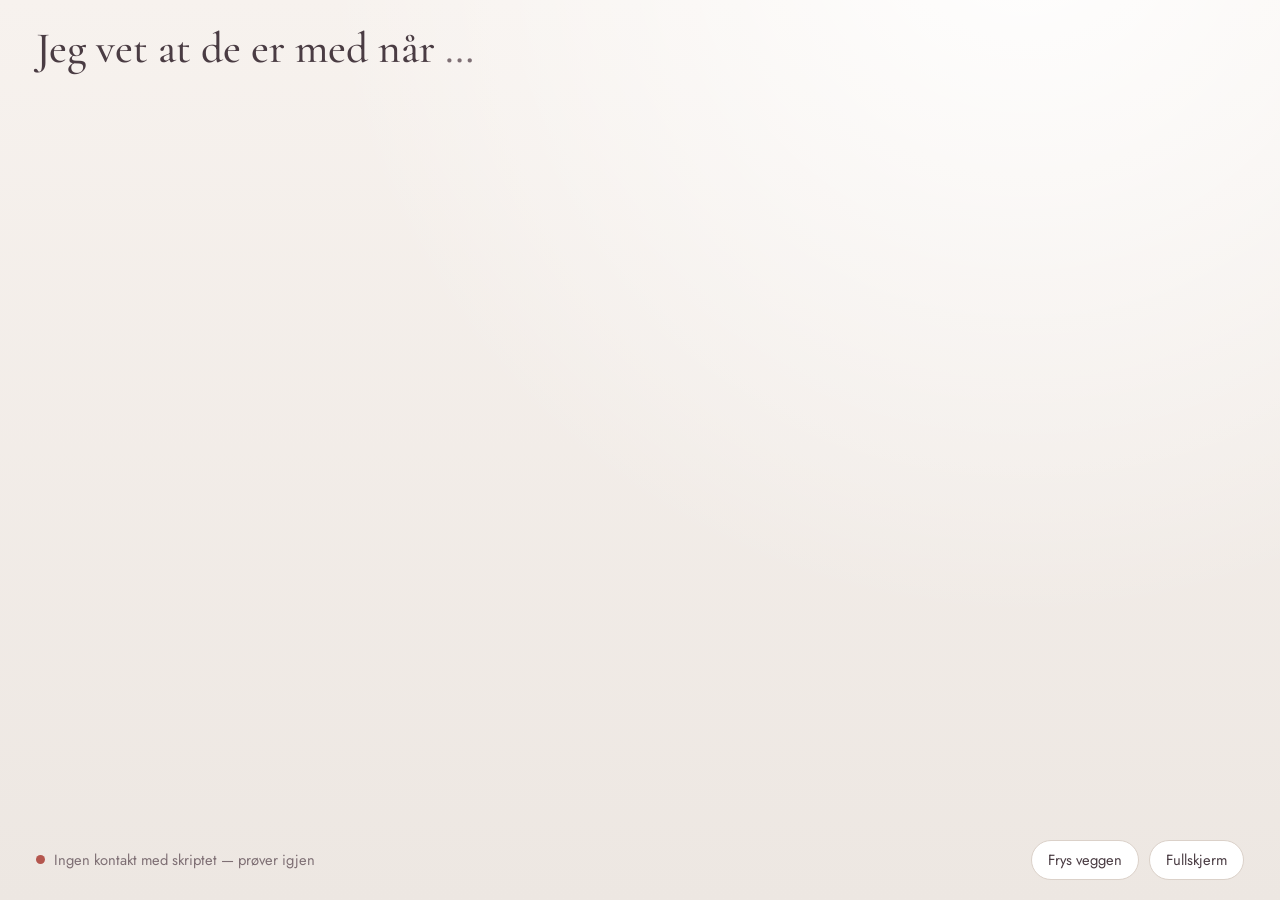
<file: setningsveggen.html>
<!DOCTYPE html>
<html lang="nb">
<head>
<meta charset="UTF-8">
<meta name="viewport" content="width=device-width, initial-scale=1">
<meta name="robots" content="noindex">
<title>Setningsveggen — Mari-Ann Letnes</title>
<meta name="description" content="Alle setningene som er skrevet i rommet, samlet på én skjerm.">
<link rel="icon" type="image/svg+xml" href="data:image/svg+xml,%3Csvg xmlns='http://www.w3.org/2000/svg' viewBox='0 0 32 32'%3E%3Crect width='32' height='32' rx='16' fill='%23332830'/%3E%3Ctext x='16' y='22' font-family='Georgia,serif' font-size='15' fill='%23F8F4F1' text-anchor='middle'%3EM%3C/text%3E%3C/svg%3E">
<link rel="preconnect" href="https://fonts.googleapis.com">
<link rel="preconnect" href="https://fonts.gstatic.com" crossorigin>
<link href="https://fonts.googleapis.com/css2?family=Cormorant+Garamond:ital,wght@0,300;0,400;0,500&family=Jost:wght@300;400;500&display=swap" rel="stylesheet">
<style>
/* ============ Tokens ============ */
:root{
  --paper:#FBF9F7;
  --stone:#EDE7E2;
  --surface:#FFFFFF;
  --dark:#332830;
  --plum:#6E4B57;
  --plum-soft:#F3ECEE;
  --ink:#4A3C43;
  --body:#5E4F55;
  --quiet:#7E6F74;
  --hair:#E6DDD6;
  --hair-stone:#DBD1C9;
  --fresh:#1B8283;
}

/* ============ Grunnlag ============ */
*,*::before,*::after{box-sizing:border-box}
html,body{height:100%}
body{
  margin:0;
  display:flex;
  flex-direction:column;
  background:
    radial-gradient(circle at 80% -10%, rgba(255,255,255,.95), rgba(255,255,255,0) 50%),
    linear-gradient(180deg,#F7F2EE 0%, var(--stone) 100%);
  color:var(--body);
  font-family:'Jost',system-ui,sans-serif;
  line-height:1.5;
  -webkit-font-smoothing:antialiased;
  overflow:hidden;
}
h1,p{margin:0}
button{font-family:inherit;cursor:pointer}
:focus-visible{outline:2px solid var(--plum);outline-offset:3px}

/* ============ Topp ============ */
header{
  flex:none;
  display:flex;
  align-items:baseline;
  justify-content:space-between;
  gap:20px;
  flex-wrap:wrap;
  padding:26px 36px 18px;
}
h1{
  font-family:'Cormorant Garamond',Georgia,serif;
  font-weight:500;
  font-size:clamp(1.9rem,3.4vw,3rem);
  line-height:1.05;
  color:var(--ink);
}
h1 .trail{color:var(--quiet)}
.count{
  font-size:clamp(.95rem,1.4vw,1.2rem);
  color:var(--plum);
  white-space:nowrap;
}
.count strong{font-weight:500}

/* ============ Veggen ============ */
main{
  flex:1;
  min-height:0;
  overflow:hidden;
  padding:0 36px;
}
.wall{
  height:100%;
  column-gap:16px;
  column-fill:auto;
}
.wall.s-xl{columns:2;font-size:1.65rem}
.wall.s-lg{columns:3;font-size:1.3rem}
.wall.s-md{columns:4;font-size:1.08rem}
.wall.s-sm{columns:5;font-size:.95rem}
.wall.s-xs{columns:6;font-size:.84rem}

.line{
  break-inside:avoid;
  margin:0 0 10px;
  padding:12px 15px;
  background:var(--surface);
  border:1px solid var(--hair);
  border-left:4px solid var(--plum-soft);
  border-radius:0 14px 14px 0;
  color:var(--ink);
  line-height:1.4;
  animation:rise .45s ease-out;
}
.line.fresh{
  border-left-color:var(--fresh);
  box-shadow:0 0 0 2px rgba(27,130,131,.16);
}

/* Tettere kort når det er mange setninger, så flere får plass. */
.wall.s-md .line{padding:10px 13px;margin-bottom:8px}
.wall.s-sm .line{padding:8px 12px;margin-bottom:7px}
.wall.s-xs .line{padding:7px 10px;margin-bottom:6px;line-height:1.35}

@keyframes rise{
  from{opacity:0;transform:translateY(10px)}
  to  {opacity:1;transform:none}
}

/* ============ Tomt, venter, feil ============ */
.notice{
  height:100%;
  display:flex;
  flex-direction:column;
  align-items:center;
  justify-content:center;
  text-align:center;
  gap:12px;
  padding:30px;
}
.notice h2{
  font-family:'Cormorant Garamond',Georgia,serif;
  font-weight:500;
  font-size:clamp(1.6rem,3vw,2.4rem);
  color:var(--ink);
  margin:0;
}
.notice p{font-size:1.05rem;color:var(--quiet);max-width:46ch}
.notice code{
  font-family:ui-monospace,SFMono-Regular,Menlo,monospace;
  font-size:.92rem;
  background:var(--surface);
  border:1px solid var(--hair);
  border-radius:8px;
  padding:3px 7px;
  color:var(--ink);
}

/* ============ Bunnlinje ============ */
footer{
  flex:none;
  display:flex;
  align-items:center;
  justify-content:space-between;
  gap:16px;
  flex-wrap:wrap;
  padding:14px 36px 20px;
  font-size:.92rem;
  color:var(--quiet);
}
.live{display:flex;align-items:center;gap:9px}
.live-dot{
  width:9px;
  height:9px;
  border-radius:50%;
  background:var(--fresh);
  animation:pulse 2.4s ease-in-out infinite;
}
.live.paused .live-dot{background:var(--hair-stone);animation:none}
.live.error .live-dot{background:#B4564E;animation:none}
@keyframes pulse{
  0%,100%{opacity:1}
  50%{opacity:.35}
}
.controls{display:flex;gap:10px;align-items:center}
.ctl{
  border:1px solid var(--hair-stone);
  background:var(--surface);
  color:var(--ink);
  font-size:.92rem;
  padding:8px 16px;
  border-radius:999px;
  transition:border-color .16s ease;
}
.ctl:hover{border-color:var(--plum)}

/* ============ Mindre skjermer ============ */
@media (max-width:900px){
  header{padding:20px 18px 14px}
  main{padding:0 18px}
  footer{padding:12px 18px 16px}
  .wall.s-xl,.wall.s-lg{columns:2}
  .wall.s-md,.wall.s-sm,.wall.s-xs{columns:2}
}

@media (prefers-reduced-motion:reduce){
  *{animation:none !important;transition:none !important}
}
</style>
</head>
<body>

<header>
  <h1>Jeg vet at de er med når <span class="trail">…</span></h1>
  <p class="count" id="count"></p>
</header>

<main>
  <div class="wall" id="wall"></div>
</main>

<footer>
  <span class="live" id="live"><span class="live-dot" aria-hidden="true"></span><span id="liveText">Henter …</span></span>
  <span class="controls">
    <button class="ctl" type="button" id="pauseBtn">Frys veggen</button>
    <button class="ctl" type="button" id="fsBtn">Fullskjerm</button>
  </span>
</footer>

<script>
  /* ============================================================
     FELLES VEGG
     Lim inn den samme /exec-adressen her som i
     fullfor-setningen.html.
     ============================================================ */
  var VEGG_URL = 'https://script.google.com/macros/s/AKfycbwmu5X3jWBFKPqZOE4ImBOX_cSsQ0OmsMU6nVdb3P66zsKu6t1aqDKoArhVm4N49fqm/exec';

  var STEM = 'Jeg vet at de er med når ';
  var POLL_MS = 5000;
  var MAX_SHOWN = 120;

  var wallEl   = document.getElementById('wall');
  var countEl  = document.getElementById('count');
  var liveEl   = document.getElementById('live');
  var liveText = document.getElementById('liveText');
  var pauseBtn = document.getElementById('pauseBtn');
  var fsBtn    = document.getElementById('fsBtn');

  var paused = false;
  var timer = null;
  var seen = {};          /* setninger vi allerede har vist */
  var firstLoadDone = false;

  function notice(title, text, code){
    wallEl.className = 'wall';
    wallEl.innerHTML = '';
    var box = document.createElement('div');
    box.className = 'notice';

    var h = document.createElement('h2');
    h.textContent = title;
    box.appendChild(h);

    var p = document.createElement('p');
    p.textContent = text;
    box.appendChild(p);

    if (code){
      var c = document.createElement('p');
      var el = document.createElement('code');
      el.textContent = code;
      c.appendChild(el);
      box.appendChild(c);
    }
    wallEl.appendChild(box);
  }

  /* Jo flere setninger, jo mindre skrift og flere spalter. */
  function sizeClass(n){
    if (n <= 15) return 's-xl';
    if (n <= 35) return 's-lg';
    if (n <= 70) return 's-md';
    if (n <= 130) return 's-sm';
    return 's-xs';
  }

  /* Spaltene har fast høyde. Det som ikke får plass, flyter ut i
     spalter utenfor skjermen og blir usynlig. Derfor fjerner vi de
     eldste til innholdet faktisk står innenfor. */
  function overflowing(){
    return wallEl.scrollWidth > wallEl.clientWidth + 1;
  }

  function trimToFit(){
    var guard = 0;
    while (wallEl.children.length > 1 && overflowing() && guard < 400){
      wallEl.removeChild(wallEl.lastElementChild);
      guard++;
    }
    return wallEl.children.length;
  }

  function paint(items){
    var total = items.length;

    if (total === 0){
      notice('Ingen setninger ennå', 'De dukker opp her etter hvert som folk sender dem inn.');
      countEl.textContent = '';
      return;
    }

    /* Nyeste først. */
    var ordered = items.slice().sort(function(a, b){ return (b.t || 0) - (a.t || 0); });
    var candidates = ordered.slice(0, MAX_SHOWN);

    wallEl.className = 'wall ' + sizeClass(total);
    wallEl.innerHTML = '';

    candidates.forEach(function(item){
      var p = document.createElement('p');
      var isNew = firstLoadDone && !seen[item.s];
      p.className = 'line' + (isNew ? ' fresh' : '');

      /* Stammen står i overskriften over veggen, så kortene viser
         bare fortsettelsen. Det gjør forskjellene lettere å se. */
      p.textContent = item.s;

      wallEl.appendChild(p);
    });

    var shownCount = trimToFit();

    /* Merk alt som sett, slik at bare virkelig nye lyser neste gang. */
    seen = {};
    items.forEach(function(item){ seen[item.s] = true; });
    firstLoadDone = true;

    countEl.innerHTML = '<strong>' + total + '</strong> ' +
      (total === 1 ? 'setning' : 'setninger') +
      (total > shownCount ? ' · viser de ' + shownCount + ' nyeste' : '');
  }

  function setLive(state, text){
    liveEl.className = 'live' + (state ? ' ' + state : '');
    liveText.textContent = text;
  }

  function poll(){
    if (paused) return;
    fetch(VEGG_URL + (VEGG_URL.indexOf('?') > -1 ? '&' : '?') + 'action=list&t=' + Date.now())
      .then(function(r){ return r.json(); })
      .then(function(res){
        if (res && res.ok){
          paint(res.items || []);
          setLive('', 'Oppdaterer hvert femte sekund');
        } else {
          setLive('error', 'Skriptet svarte med en feil');
        }
      })
      .catch(function(){
        setLive('error', 'Ingen kontakt med skriptet — prøver igjen');
      });
  }

  function start(){
    if (timer) clearInterval(timer);
    poll();
    timer = setInterval(poll, POLL_MS);
  }

  pauseBtn.addEventListener('click', function(){
    paused = !paused;
    pauseBtn.textContent = paused ? 'Start oppdatering' : 'Frys veggen';
    if (paused){
      setLive('paused', 'Frosset — nye setninger kommer ikke inn');
    } else {
      setLive('', 'Oppdaterer hvert femte sekund');
      poll();
    }
  });

  fsBtn.addEventListener('click', function(){
    if (document.fullscreenElement){
      document.exitFullscreen();
    } else if (document.documentElement.requestFullscreen){
      document.documentElement.requestFullscreen();
    }
  });

  document.addEventListener('fullscreenchange', function(){
    fsBtn.textContent = document.fullscreenElement ? 'Avslutt fullskjerm' : 'Fullskjerm';
  });

  /* Endret vindu eller fullskjerm endrer hvor mye som får plass. */
  var resizeTimer = null;
  window.addEventListener('resize', function(){
    if (resizeTimer) clearTimeout(resizeTimer);
    resizeTimer = setTimeout(function(){ if (!paused) poll(); }, 250);
  });

  /* Mellomrom fryser og starter veggen, så du slipper å treffe knappen. */
  document.addEventListener('keydown', function(e){
    if (e.code === 'Space' && e.target === document.body){
      e.preventDefault();
      pauseBtn.click();
    }
  });

  if (!VEGG_URL){
    notice(
      'Veggen er ikke koblet til ennå',
      'Lim inn nettadressen fra Google Apps Script i linjen som begynner med VEGG_URL, øverst i skriptet på denne siden.',
      "var VEGG_URL = 'https://script.google.com/…/exec';"
    );
    setLive('paused', 'Ikke koblet til');
  } else {
    start();
  }
</script>

</body>
</html>
</file>
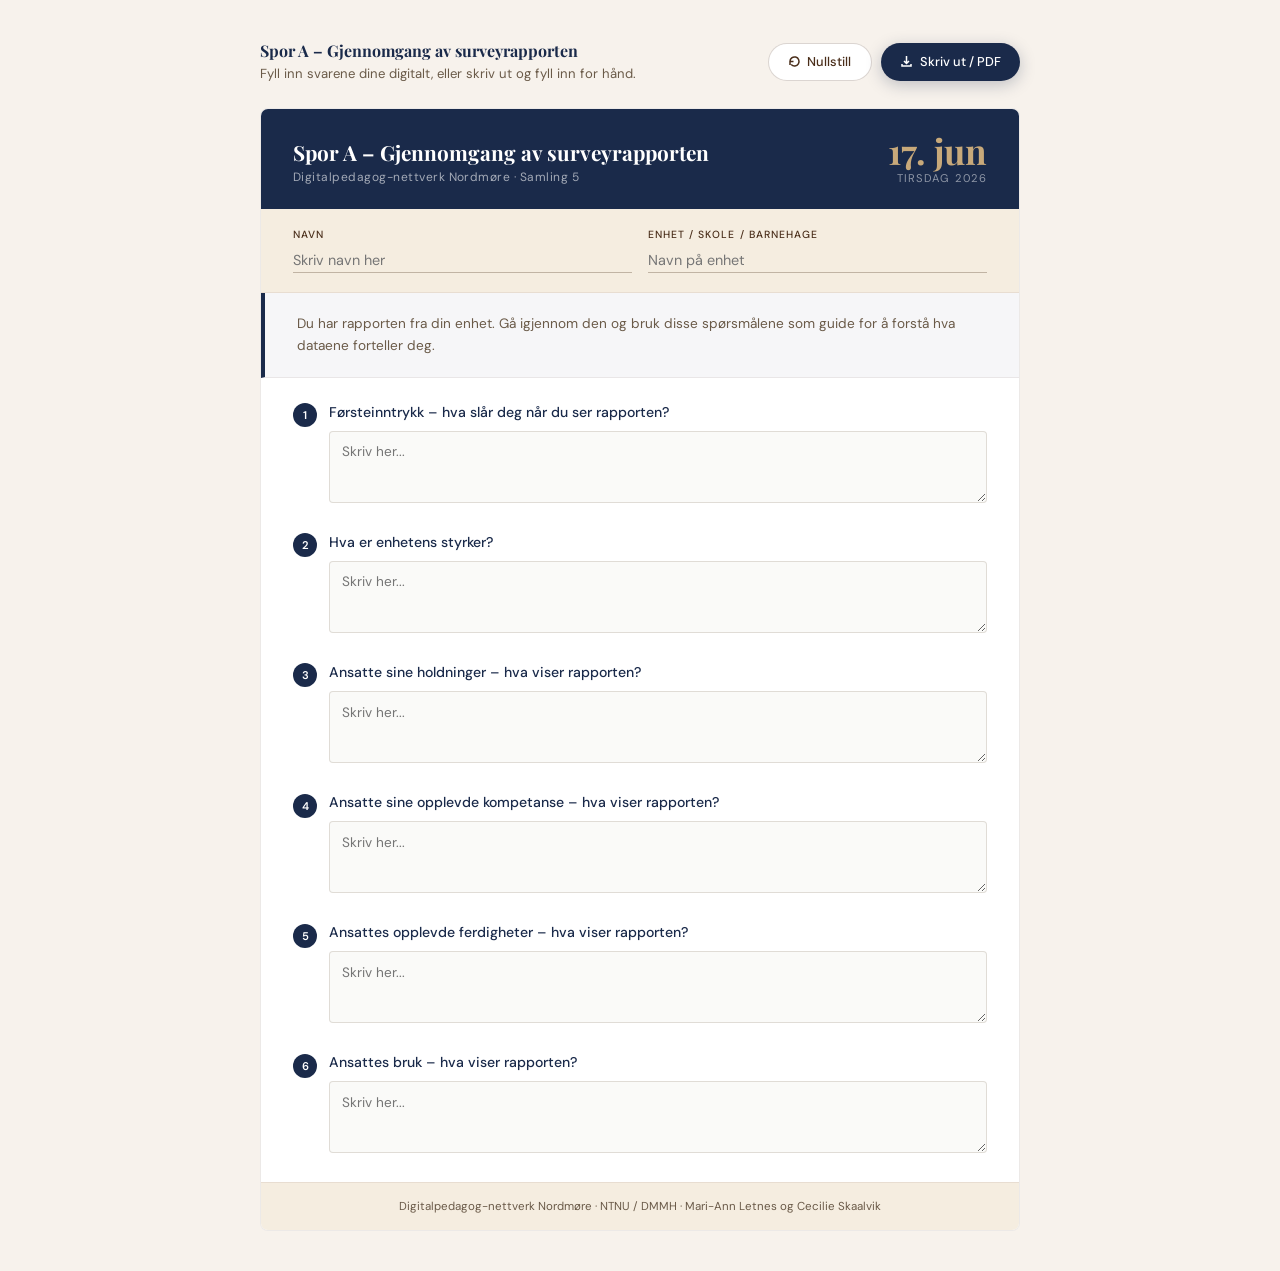
<file: spora-samling5.html>
<!DOCTYPE html>
<html lang="no">
<head>
<meta charset="UTF-8">
<meta name="viewport" content="width=device-width, initial-scale=1.0">
<title>Spor A – Surveyanalyse · Samling 5 · 17. juni 2026</title>
<link href="https://fonts.googleapis.com/css2?family=Playfair+Display:ital,wght@0,400;0,700;1,400&family=DM+Sans:wght@300;400;500&display=swap" rel="stylesheet">
<style>
  :root {
    --navy: #1a2a4a;
    --brun: #4a2e1a;
    --sand: #c8a97a;
    --sand-lys: #f5ede0;
    --gronn: #3a6a5a;
    --krem: #f7f2ec;
    --tekst: #2d2318;
    --tekst-lys: #6a5a48;
    --hvit: #ffffff;
  }
  * { margin: 0; padding: 0; box-sizing: border-box; }
  body {
    font-family: 'DM Sans', sans-serif;
    background: var(--krem);
    color: var(--tekst);
    padding: 2.5rem 2rem;
  }

  .skjerm-topp {
    max-width: 760px;
    margin: 0 auto 1.5rem;
    display: flex;
    align-items: center;
    justify-content: space-between;
    gap: 1rem;
  }
  .skjerm-info strong {
    display: block;
    font-size: 1rem;
    color: var(--navy);
    font-family: 'Playfair Display', serif;
    margin-bottom: 0.2rem;
  }
  .skjerm-info p { font-size: 0.82rem; color: var(--tekst-lys); line-height: 1.5; }
  .knapper { display: flex; gap: 0.6rem; flex-shrink: 0; }
  .knapp {
    border: none;
    border-radius: 100px;
    padding: 0.6rem 1.2rem;
    font-family: 'DM Sans', sans-serif;
    font-size: 0.8rem;
    font-weight: 500;
    cursor: pointer;
    display: flex;
    align-items: center;
    gap: 0.4rem;
    transition: opacity 0.2s;
    white-space: nowrap;
  }
  .knapp:hover { opacity: 0.85; }
  .knapp-print { background: var(--navy); color: white; box-shadow: 0 4px 16px rgba(26,42,74,0.25); }
  .knapp-nullstill { background: var(--hvit); color: var(--brun); border: 1px solid rgba(74,46,26,0.2); }

  .ark {
    max-width: 760px;
    margin: 0 auto;
    background: var(--hvit);
    border-radius: 8px;
    border: 1px solid rgba(74,46,26,0.1);
    overflow: hidden;
  }
  .ark-header {
    background: var(--navy);
    padding: 1.5rem 2rem;
    display: flex;
    justify-content: space-between;
    align-items: flex-end;
  }
  .ark-header-tittel {
    font-family: 'Playfair Display', serif;
    font-size: 1.3rem;
    color: var(--hvit);
    font-weight: 700;
    margin-bottom: 0.2rem;
  }
  .ark-header-sub { font-size: 0.75rem; color: rgba(255,255,255,0.6); letter-spacing: 0.04em; }
  .dato-stor { font-family: 'Playfair Display', serif; font-size: 2.2rem; font-weight: 700; color: var(--sand); line-height: 1; }
  .dato-liten { font-size: 0.7rem; letter-spacing: 0.1em; text-transform: uppercase; color: rgba(255,255,255,0.5); margin-top: 0.2rem; text-align: right; }

  .navn-rad {
    display: grid;
    grid-template-columns: 1fr 1fr;
    gap: 1rem;
    padding: 1.2rem 2rem;
    background: var(--sand-lys);
    border-bottom: 1px solid rgba(74,46,26,0.08);
  }
  .felt-label { font-size: 0.65rem; font-weight: 500; letter-spacing: 0.1em; text-transform: uppercase; color: var(--brun); margin-bottom: 0.4rem; }
  .felt-input {
    width: 100%;
    border: none;
    border-bottom: 1.5px solid rgba(74,46,26,0.3);
    background: transparent;
    font-family: 'DM Sans', sans-serif;
    font-size: 0.9rem;
    padding: 0.2rem 0;
    color: var(--tekst);
    outline: none;
  }
  .felt-input:focus { border-bottom-color: var(--navy); }

  .seksjon-ingress {
    padding: 1.2rem 2rem;
    background: rgba(26,42,74,0.04);
    border-bottom: 1px solid rgba(74,46,26,0.08);
    border-left: 4px solid var(--navy);
    font-size: 0.85rem;
    color: var(--tekst-lys);
    line-height: 1.65;
  }

  .sporsmal-liste { padding: 1.5rem 2rem; display: flex; flex-direction: column; gap: 1.5rem; }
  .sporsmal-item { display: grid; grid-template-columns: 1.5rem 1fr; gap: 0.75rem; align-items: start; }
  .sporsmal-nr {
    width: 1.5rem; height: 1.5rem;
    background: var(--navy);
    color: white;
    border-radius: 50%;
    display: flex; align-items: center; justify-content: center;
    font-size: 0.7rem; font-weight: 600;
    flex-shrink: 0;
    margin-top: 0.1rem;
  }
  .sporsmal-tekst { font-size: 0.88rem; color: var(--navy); font-weight: 500; line-height: 1.5; margin-bottom: 0.5rem; }
  .svar-felt {
    width: 100%;
    min-height: 72px;
    border: 1px solid rgba(74,46,26,0.15);
    border-radius: 4px;
    padding: 0.6rem 0.75rem;
    font-family: 'DM Sans', sans-serif;
    font-size: 0.85rem;
    color: var(--tekst);
    background: #fafaf8;
    resize: vertical;
    outline: none;
    line-height: 1.6;
    transition: border-color 0.2s;
  }
  .svar-felt:focus { border-color: var(--navy); background: var(--hvit); }

  .ark-footer {
    padding: 1rem 2rem;
    border-top: 1px solid rgba(74,46,26,0.08);
    font-size: 0.72rem;
    color: var(--tekst-lys);
    text-align: center;
    background: var(--sand-lys);
  }

  @media print {
    @page { size: A4; margin: 15mm 18mm; }
    body { background: white; padding: 0; }
    .skjerm-topp { display: none !important; }
    .ark { border: none; border-radius: 0; }
    .ark-header { -webkit-print-color-adjust: exact; print-color-adjust: exact; }
    .navn-rad { -webkit-print-color-adjust: exact; print-color-adjust: exact; }
    .seksjon-ingress { -webkit-print-color-adjust: exact; print-color-adjust: exact; }
    .sporsmal-nr { -webkit-print-color-adjust: exact; print-color-adjust: exact; }
    .svar-felt {
      border: none;
      border-bottom: 1px solid #bbb;
      border-radius: 0;
      background: transparent;
      min-height: 60px;
      resize: none;
    }
    .ark-footer { -webkit-print-color-adjust: exact; print-color-adjust: exact; }
  }
</style>
</head>
<body>

<div class="skjerm-topp">
  <div class="skjerm-info">
    <strong>Spor A – Gjennomgang av surveyrapporten</strong>
    <p>Fyll inn svarene dine digitalt, eller skriv ut og fyll inn for hånd.</p>
  </div>
  <div class="knapper">
    <button class="knapp knapp-nullstill" onclick="nullstill()">
      <svg width="13" height="13" viewBox="0 0 13 13" fill="none" stroke="currentColor" stroke-width="1.5"><path d="M2 6.5a4.5 4.5 0 1 1 1.2 3M2 10V6.5h3.5"/></svg>
      Nullstill
    </button>
    <button class="knapp knapp-print" onclick="window.print()">
      <svg width="13" height="13" viewBox="0 0 13 13" fill="none" stroke="currentColor" stroke-width="1.5"><path d="M2 9v2h9V9M6.5 1v7M4 6l2.5 2.5L9 6"/></svg>
      Skriv ut / PDF
    </button>
  </div>
</div>

<div class="ark">
  <div class="ark-header">
    <div>
      <div class="ark-header-tittel">Spor A – Gjennomgang av surveyrapporten</div>
      <div class="ark-header-sub">Digitalpedagog-nettverk Nordmøre · Samling 5</div>
    </div>
    <div>
      <div class="dato-stor">17. jun</div>
      <div class="dato-liten">Tirsdag 2026</div>
    </div>
  </div>

  <div class="navn-rad">
    <div>
      <div class="felt-label">Navn</div>
      <input class="felt-input" type="text" placeholder="Skriv navn her">
    </div>
    <div>
      <div class="felt-label">Enhet / skole / barnehage</div>
      <input class="felt-input" type="text" placeholder="Navn på enhet">
    </div>
  </div>

  <div class="seksjon-ingress">
    Du har rapporten fra din enhet. Gå igjennom den og bruk disse spørsmålene som guide for å forstå hva dataene forteller deg.
  </div>

  <div class="sporsmal-liste">

    <div class="sporsmal-item">
      <div class="sporsmal-nr">1</div>
      <div>
        <div class="sporsmal-tekst">Førsteinntrykk – hva slår deg når du ser rapporten?</div>
        <textarea class="svar-felt" placeholder="Skriv her..."></textarea>
      </div>
    </div>

    <div class="sporsmal-item">
      <div class="sporsmal-nr">2</div>
      <div>
        <div class="sporsmal-tekst">Hva er enhetens styrker?</div>
        <textarea class="svar-felt" placeholder="Skriv her..."></textarea>
      </div>
    </div>

    <div class="sporsmal-item">
      <div class="sporsmal-nr">3</div>
      <div>
        <div class="sporsmal-tekst">Ansatte sine holdninger – hva viser rapporten?</div>
        <textarea class="svar-felt" placeholder="Skriv her..."></textarea>
      </div>
    </div>

    <div class="sporsmal-item">
      <div class="sporsmal-nr">4</div>
      <div>
        <div class="sporsmal-tekst">Ansatte sine opplevde kompetanse – hva viser rapporten?</div>
        <textarea class="svar-felt" placeholder="Skriv her..."></textarea>
      </div>
    </div>

    <div class="sporsmal-item">
      <div class="sporsmal-nr">5</div>
      <div>
        <div class="sporsmal-tekst">Ansattes opplevde ferdigheter – hva viser rapporten?</div>
        <textarea class="svar-felt" placeholder="Skriv her..."></textarea>
      </div>
    </div>

    <div class="sporsmal-item">
      <div class="sporsmal-nr">6</div>
      <div>
        <div class="sporsmal-tekst">Ansattes bruk – hva viser rapporten?</div>
        <textarea class="svar-felt" placeholder="Skriv her..."></textarea>
      </div>
    </div>

  </div>

  <div class="ark-footer">
    Digitalpedagog-nettverk Nordmøre · NTNU / DMMH · Mari-Ann Letnes og Cecilie Skaalvik
  </div>
</div>

<script>
  function nullstill() {
    if (!confirm('Nullstille alle svar?')) return;
    document.querySelectorAll('.svar-felt, .felt-input').forEach(el => el.value = '');
  }
</script>
</body>
</html>
</file>
<file: styles.css>
/* =============================================
   DIGITALPEDAGOG-NETTVERK NORDMØRE
   Felles stilark for alle sider
   ============================================= */

:root {
  --sand: #c8a97a;
  --sand-lys: #e8d9c0;
  --sand-lysere: #f5ede0;
  --brun: #4a2e1a;
  --brun-medium: #7a5a3a;
  --brun-lys: #a07850;
  --navy: #1a2a4a;
  --navy-lys: #2a3a5a;
  --krem: #f7f2ec;
  --tekst: #2d2318;
  --tekst-lys: #6a5a48;
  --hvit: #ffffff;
  --gronn: #3a6a5a;
}

/* ── Reset ── */
* { margin: 0; padding: 0; box-sizing: border-box; }
html { scroll-behavior: smooth; }
body {
  font-family: 'DM Sans', sans-serif;
  background: var(--krem);
  color: var(--tekst);
  line-height: 1.6;
}
a { color: inherit; }

/* ── Navigasjon ── */
nav {
  position: sticky;
  top: 0;
  z-index: 100;
  background: rgba(247,242,236,0.95);
  backdrop-filter: blur(12px);
  border-bottom: 1px solid rgba(74,46,26,0.15);
  padding: 0 2rem;
}
.nav-inner {
  max-width: 1100px;
  margin: 0 auto;
  display: flex;
  align-items: center;
  justify-content: space-between;
  height: 56px;
}
.nav-logo {
  font-family: 'Playfair Display', serif;
  font-size: 0.95rem;
  color: var(--brun);
  font-weight: 700;
  letter-spacing: -0.01em;
  text-decoration: none;
}
.nav-links {
  display: flex;
  gap: 1.4rem;
  list-style: none;
}
.nav-links a {
  text-decoration: none;
  color: var(--tekst-lys);
  font-size: 0.8rem;
  font-weight: 500;
  letter-spacing: 0.04em;
  text-transform: uppercase;
  transition: color 0.2s;
}
.nav-links a:hover { color: var(--brun); }
.nav-home {
  display: flex;
  align-items: center;
  color: var(--tekst-lys);
  transition: color 0.2s;
  padding: 2px 0;
}
.nav-home:hover { color: var(--brun); }

/* ── Hero (forsiden) ── */
.hero {
  min-height: 80vh;
  display: flex;
  align-items: center;
  justify-content: center;
  background: linear-gradient(150deg, #0e1a2e 0%, var(--navy) 40%, #2a1a0e 100%);
  color: white;
  padding: 5rem 2rem;
  position: relative;
  overflow: hidden;
}
.hero::before {
  content: '';
  position: absolute;
  inset: 0;
  opacity: 0.04;
  background-image: repeating-linear-gradient(
    45deg,
    var(--sand) 0px, var(--sand) 1px,
    transparent 1px, transparent 40px
  );
}
.hero-content {
  max-width: 900px;
  width: 100%;
  text-align: center;
  position: relative;
  z-index: 1;
}
.hero-kicker {
  display: inline-block;
  margin-bottom: 1rem;
  font-size: 0.75rem;
  letter-spacing: 0.12em;
  text-transform: uppercase;
  color: var(--sand-lys);
  background: rgba(200,169,122,0.12);
  border: 1px solid rgba(200,169,122,0.25);
  padding: 0.35rem 1rem;
  border-radius: 2px;
}
.hero-title {
  font-family: 'Playfair Display', serif;
  font-size: clamp(2.2rem, 7vw, 4.6rem);
  line-height: 1.05;
  margin-bottom: 1rem;
  letter-spacing: -0.02em;
}
.hero-title span { color: var(--sand); }
.hero-sub {
  max-width: 720px;
  margin: 0 auto;
  font-size: 1rem;
  color: rgba(255,255,255,0.65);
  line-height: 1.7;
}

/* ── Detail-hero (undersider) ── */
.detail-hero {
  background: var(--hvit);
  border-bottom: 1px solid rgba(74,46,26,0.1);
  padding: 3rem 2rem 2.5rem;
}
.detail-hero .container {
  padding-top: 0;
  padding-bottom: 0;
}
.detail-meta {
  font-size: 0.78rem;
  text-transform: uppercase;
  letter-spacing: 0.08em;
  color: var(--brun);
  margin-bottom: 0.6rem;
  font-weight: 500;
}
.detail-title {
  font-family: 'Playfair Display', serif;
  font-size: clamp(2rem, 5vw, 3.2rem);
  color: var(--navy);
  line-height: 1.1;
  margin-bottom: 1rem;
  letter-spacing: -0.01em;
}
.detail-summary {
  max-width: 760px;
  color: var(--tekst-lys);
  font-size: 1rem;
  line-height: 1.75;
}

/* ── Container ── */
.container {
  max-width: 1100px;
  margin: 0 auto;
  padding: 3.5rem 2rem;
}

/* ── Typografi ── */
.section-label {
  font-size: 0.72rem;
  font-weight: 500;
  letter-spacing: 0.16em;
  text-transform: uppercase;
  color: var(--brun-lys);
  margin-bottom: 0.6rem;
}
.section-title {
  font-family: 'Playfair Display', serif;
  font-size: clamp(1.8rem, 4vw, 2.8rem);
  color: var(--navy);
  margin-bottom: 1rem;
  line-height: 1.2;
  letter-spacing: -0.01em;
}
.lead {
  max-width: 760px;
  color: var(--tekst-lys);
  font-size: 0.96rem;
  line-height: 1.75;
  margin-bottom: 0.5rem;
}

/* ── Stats ── */
.stats-rad {
  display: flex;
  border: 1px solid rgba(74,46,26,0.12);
  border-radius: 6px;
  overflow: hidden;
  margin-top: 2rem;
  background: var(--hvit);
}
.stat-boks {
  flex: 1;
  padding: 1.5rem 1rem;
  text-align: center;
  border-right: 1px solid rgba(74,46,26,0.1);
}
.stat-boks:last-child { border-right: none; }
.stat-num {
  font-family: 'Playfair Display', serif;
  font-size: 1.8rem;
  color: var(--brun);
  display: block;
  margin-bottom: 0.3rem;
}
.stat-label {
  font-size: 0.76rem;
  color: var(--tekst-lys);
  line-height: 1.4;
}

/* ── Cards (generisk 2-kol) ── */
.cards {
  display: grid;
  grid-template-columns: repeat(2, minmax(0, 1fr));
  gap: 1.5rem;
  margin-top: 2rem;
}
.card {
  background: var(--hvit);
  border: 1px solid rgba(74,46,26,0.1);
  border-left: 3px solid var(--brun);
  border-radius: 6px;
  padding: 1.5rem;
}
.card h3 {
  font-family: 'Playfair Display', serif;
  color: var(--navy);
  margin-bottom: 0.5rem;
  font-size: 1rem;
}
.card p {
  color: var(--tekst-lys);
  font-size: 0.9rem;
  line-height: 1.65;
}

/* ── Samlinger-grid (forsiden) ── */
.samlinger-grid {
  display: grid;
  grid-template-columns: repeat(2, minmax(0, 1fr));
  gap: 1.5rem;
  margin-top: 2rem;
}
.samling-kort {
  background: var(--hvit);
  border: 1px solid rgba(74,46,26,0.1);
  border-top: 4px solid var(--brun);
  border-radius: 6px;
  padding: 1.5rem;
  transition: box-shadow 0.2s;
}
.samling-kort:hover { box-shadow: 0 4px 16px rgba(74,46,26,0.08); }
.samling-kort .dato {
  display: inline-block;
  font-size: 0.74rem;
  color: var(--brun);
  letter-spacing: 0.08em;
  text-transform: uppercase;
  margin-bottom: 0.5rem;
  font-weight: 500;
}
.samling-kort h3 {
  font-family: 'Playfair Display', serif;
  color: var(--navy);
  margin-bottom: 0.6rem;
  font-size: 1.05rem;
}
.samling-kort p {
  color: var(--tekst-lys);
  font-size: 0.9rem;
  margin-bottom: 1.2rem;
  line-height: 1.6;
}

/* ── Knapper ── */
.button {
  display: inline-block;
  text-decoration: none;
  background: var(--brun);
  color: white;
  padding: 0.65rem 1.1rem;
  border-radius: 4px;
  font-size: 0.82rem;
  font-weight: 500;
  transition: opacity 0.2s;
}
.button:hover { opacity: 0.88; }
.button.secondary {
  background: transparent;
  color: var(--brun);
  border: 1px solid rgba(74,46,26,0.25);
  margin-bottom: 2rem;
}
.button.secondary:hover { background: var(--sand-lysere); }

/* ── Tags ── */
.taglist {
  display: flex;
  flex-wrap: wrap;
  gap: 0.45rem;
  margin-top: 1rem;
}
.tag {
  font-size: 0.72rem;
  background: var(--sand-lysere);
  color: var(--brun);
  padding: 0.2rem 0.65rem;
  border-radius: 2px;
  border: 1px solid rgba(74,46,26,0.1);
  font-weight: 500;
}

/* ── Info-boks ── */
.info-box {
  background: #eef3f8;
  border: 1px solid #b8cfe0;
  border-left: 3px solid var(--navy-lys);
  border-radius: 4px;
  padding: 0.9rem 1.2rem;
  margin: 1.25rem 0;
  font-size: 0.9rem;
  color: var(--navy);
  line-height: 1.65;
}

/* ── Program ── */
.program {
  background: var(--hvit);
  border: 1px solid rgba(74,46,26,0.1);
  border-radius: 6px;
  overflow: hidden;
  margin-bottom: 1.5rem;
}
.program-header {
  background: var(--sand-lysere);
  color: var(--brun);
  font-size: 0.72rem;
  text-transform: uppercase;
  letter-spacing: 0.1em;
  padding: 0.9rem 1rem;
  font-weight: 500;
}
.program-row {
  display: flex;
  gap: 1rem;
  padding: 0.85rem 1rem;
  border-top: 1px solid rgba(74,46,26,0.07);
}
.program-time {
  width: 110px;
  flex-shrink: 0;
  color: var(--brun);
  font-size: 0.82rem;
  font-weight: 500;
}
.program-text {
  color: var(--tekst-lys);
  font-size: 0.9rem;
  line-height: 1.55;
}

/* ── Spaltet program (to-kolonne) ── */
.program-split {
  background: var(--hvit);
  border: 1px solid rgba(74,46,26,0.1);
  border-radius: 6px;
  overflow: hidden;
  margin-bottom: 1.5rem;
}
.program-split-header {
  display: grid;
  grid-template-columns: 110px 1fr 1fr;
  background: var(--sand-lysere);
  border-bottom: 1px solid rgba(74,46,26,0.1);
}
.program-split-header div {
  padding: 0.75rem 1rem;
  font-size: 0.72rem;
  text-transform: uppercase;
  letter-spacing: 0.1em;
  font-weight: 500;
  color: var(--brun);
  border-right: 1px solid rgba(74,46,26,0.1);
}
.program-split-header div:last-child { border-right: none; color: var(--gronn); }
.program-split-row {
  display: grid;
  grid-template-columns: 110px 1fr 1fr;
  border-top: 1px solid rgba(74,46,26,0.07);
}
.program-split-row .col-tid {
  padding: 0.85rem 1rem;
  color: var(--brun);
  font-size: 0.82rem;
  font-weight: 500;
  border-right: 1px solid rgba(74,46,26,0.07);
}
.program-split-row .col-skole,
.program-split-row .col-bhg {
  padding: 0.85rem 1rem;
  color: var(--tekst-lys);
  font-size: 0.88rem;
  line-height: 1.55;
  border-right: 1px solid rgba(74,46,26,0.07);
}
.program-split-row .col-bhg { border-right: none; }
.program-split-row .col-felles {
  grid-column: 2 / 4;
  padding: 0.85rem 1rem;
  color: var(--tekst-lys);
  font-size: 0.88rem;
  font-style: italic;
  line-height: 1.55;
}
.program-split-row ul {
  padding-left: 1.1rem;
  margin: 0;
}
.program-split-row li { margin-bottom: 0.3rem; }

/* ── To-kolonne layout (detaljsider) ── */
.two-col {
  display: grid;
  grid-template-columns: 1fr 1fr;
  gap: 1.5rem;
  margin-top: 1rem;
}
.column-card {
  background: var(--hvit);
  border: 1px solid rgba(74,46,26,0.1);
  border-radius: 6px;
  padding: 1.25rem;
}
.column-card h3 {
  font-family: 'Playfair Display', serif;
  color: var(--navy);
  margin-bottom: 0.7rem;
  font-size: 1rem;
}
.column-card ul, .content ul {
  padding-left: 1.1rem;
  color: var(--tekst-lys);
}
.column-card li, .content li {
  margin-bottom: 0.45rem;
  font-size: 0.9rem;
  line-height: 1.6;
}

/* ── Detaljside: Innhold-layout ── */
.detail-section {
  padding: 0;
}
.detail-grid {
  display: grid;
  grid-template-columns: 1.2fr 0.8fr;
  gap: 2.5rem;
  align-items: start;
}

/* ── Detaljkort / Prompt-kort ── */
.detail-card,
.prompt-card,
.image-card {
  background: var(--hvit);
  border: 1px solid rgba(74,46,26,0.1);
  border-radius: 8px;
  padding: 1.5rem;
  margin-bottom: 1.5rem;
}
.detail-card h2,
.prompt-card h2,
.image-card h2 {
  font-family: 'Playfair Display', serif;
  font-size: 1.4rem;
  color: var(--navy);
  margin-bottom: 0.8rem;
}
.detail-card h3,
.prompt-card h3 {
  font-family: 'Playfair Display', serif;
  font-size: 1.05rem;
  color: var(--brun);
  margin: 1.2rem 0 0.6rem;
}
.detail-card p,
.prompt-card p,
.image-card p {
  color: var(--tekst-lys);
  font-size: 0.9rem;
  line-height: 1.7;
  margin-bottom: 0.6rem;
}
.question-list {
  padding-left: 1.2rem;
  color: var(--tekst-lys);
  line-height: 1.7;
}
.question-list li {
  margin-bottom: 0.45rem;
  font-size: 0.9rem;
}

/* ── Mini-boks ── */
.mini-box {
  background: var(--sand-lysere);
  border: 1px solid rgba(74,46,26,0.1);
  border-radius: 8px;
  padding: 1.2rem;
}
.mini-box h3 {
  font-family: 'Playfair Display', serif;
  color: var(--navy);
  margin-bottom: 0.6rem;
  font-size: 1rem;
}
.mini-box p {
  color: var(--tekst-lys);
  font-size: 0.88rem;
  line-height: 1.65;
  margin-bottom: 0.5rem;
}

/* ── Note-boks ── */
.note-box {
  background: var(--sand-lysere);
  border-left: 4px solid var(--sand);
  padding: 1rem 1.2rem;
  border-radius: 4px;
  margin-top: 1rem;
  font-size: 0.88rem;
  color: var(--tekst-lys);
  line-height: 1.65;
}

/* ── Bildekort (aside) ── */
.image-grid { display: flex; flex-direction: column; gap: 1rem; margin-top: 1rem; }
.image-placeholder {
  background: linear-gradient(135deg, #f4ede4, #efe5d7);
  border: 1px dashed var(--brun-lys);
  border-radius: 8px;
  min-height: 180px;
  display: flex;
  align-items: center;
  justify-content: center;
  text-align: center;
  color: var(--brun-medium);
  font-size: 0.85rem;
  padding: 1rem;
  line-height: 1.6;
}
.pfdk-image-wrap { margin-top: 1rem; }
.pfdk-image-wrap a { display: block; text-decoration: none; }
.pfdk-image {
  width: 100%;
  height: auto;
  display: block;
  border-radius: 8px;
  border: 1px solid rgba(74,46,26,0.1);
  transition: opacity 0.2s;
}
.pfdk-image:hover { opacity: 0.92; }
.caption {
  font-size: 0.82rem;
  color: var(--tekst-lys);
  margin-top: 0.75rem;
  line-height: 1.6;
}
.resource-link {
  display: inline-block;
  margin-top: 1rem;
  padding: 0.65rem 1rem;
  border-radius: 6px;
  background: var(--navy);
  color: var(--hvit);
  text-decoration: none;
  font-size: 0.82rem;
  font-weight: 500;
  transition: opacity 0.2s;
}
.resource-link:hover { opacity: 0.88; }

/* ── Punktlister i content-blokk ── */
.content {
  background: var(--hvit);
  border: 1px solid rgba(74,46,26,0.1);
  border-radius: 6px;
  padding: 1.5rem;
  margin-top: 1.5rem;
}
.content h3 {
  font-family: 'Playfair Display', serif;
  color: var(--brun);
  font-size: 1.05rem;
  margin: 1.2rem 0 0.6rem;
}
.content h3:first-child { margin-top: 0; }
.content p {
  color: var(--tekst-lys);
  font-size: 0.9rem;
  line-height: 1.7;
  margin-bottom: 0.6rem;
}
.content ul, .content ol {
  padding-left: 1.2rem;
  color: var(--tekst-lys);
}
.content li {
  margin-bottom: 0.5rem;
  font-size: 0.9rem;
  line-height: 1.65;
}
.content li strong { color: var(--tekst); font-weight: 500; }

/* ── Sitat-seksjon ── */
.sitat-seksjon {
  background: var(--brun);
  padding: 4rem 2rem;
  text-align: center;
}
.sitat-seksjon blockquote {
  font-family: 'Playfair Display', serif;
  font-size: clamp(1.05rem, 2.5vw, 1.4rem);
  font-style: italic;
  line-height: 1.6;
  color: rgba(255,255,255,0.88);
  max-width: 700px;
  margin: 0 auto;
}
.sitat-seksjon cite {
  display: block;
  margin-top: 1.2rem;
  font-family: 'DM Sans', sans-serif;
  font-style: normal;
  font-size: 0.78rem;
  color: rgba(200,169,122,0.7);
  letter-spacing: 0.04em;
}

/* ── Footer ── */
footer {
  background: #0e1a2e;
  color: rgba(255,255,255,0.45);
  text-align: center;
  padding: 2.5rem 2rem;
  font-size: 0.8rem;
  line-height: 1.8;
  margin-top: 3rem;
}
footer strong { color: rgba(200,169,122,0.8); }

/* ── Responsiv ── */
@media (max-width: 860px) {
  .detail-grid { grid-template-columns: 1fr; }
}
@media (max-width: 800px) {
  .cards, .samlinger-grid, .two-col { grid-template-columns: 1fr; }
  .stats-rad { flex-wrap: wrap; }
  .stat-boks { flex: 1 1 50%; border-bottom: 1px solid rgba(74,46,26,0.1); }
  .program-row { flex-direction: column; gap: 0.3rem; }
  .program-time { width: auto; }
  .program-split-header,
  .program-split-row { grid-template-columns: 90px 1fr; }
  .program-split-header div:last-child,
  .program-split-row .col-bhg { display: none; }
  .program-split-row .col-felles { grid-column: 2 / 3; }
  .nav-links { display: none; }
  nav { padding: 0 1rem; }
}

/* ── Årskorter (nettverkssamlinger) ── */
.aar-grid {
  display: flex;
  flex-direction: column;
  gap: 1.5rem;
  margin-top: 2rem;
}
.aar-kort {
  display: block;
  text-decoration: none;
  color: var(--tekst);
  background: var(--hvit);
  border: 1px solid rgba(74,46,26,0.1);
  border-top: 4px solid var(--brun);
  border-radius: 8px;
  padding: 2rem 2.5rem;
  transition: box-shadow 0.2s;
}
.aar-kort * {
  text-decoration: none;
}
.aar-kort:hover {
  box-shadow: 0 6px 24px rgba(74,46,26,0.1);
}
.aar-kort-topp {
  display: flex;
  align-items: baseline;
  gap: 1.5rem;
  margin-bottom: 0.4rem;
}
.aar-tall {
  font-family: 'Playfair Display', serif;
  font-size: 2.2rem;
  color: var(--navy);
  letter-spacing: -0.02em;
  line-height: 1;
}
.aar-antall {
  font-size: 0.8rem;
  color: var(--brun);
  font-weight: 500;
  letter-spacing: 0.06em;
  text-transform: uppercase;
  background: var(--sand-lysere);
  border: 1px solid rgba(74,46,26,0.1);
  padding: 0.2rem 0.65rem;
  border-radius: 2px;
}
.aar-fase {
  font-size: 0.78rem;
  text-transform: uppercase;
  letter-spacing: 0.1em;
  color: var(--brun-lys);
  font-weight: 500;
  margin-bottom: 0.75rem;
}
.aar-ingress {
  color: var(--tekst-lys);
  font-size: 0.95rem;
  line-height: 1.7;
  max-width: 760px;
  margin-bottom: 1.2rem;
}
.aar-tags {
  display: flex;
  flex-wrap: wrap;
  gap: 0.45rem;
  margin-bottom: 1.2rem;
}
.aar-tags span {
  font-size: 0.72rem;
  background: var(--sand-lysere);
  color: var(--brun);
  padding: 0.2rem 0.65rem;
  border-radius: 2px;
  border: 1px solid rgba(74,46,26,0.1);
  font-weight: 500;
}
.aar-pil {
  font-size: 0.82rem;
  color: var(--brun);
  font-weight: 500;
}
</file>
